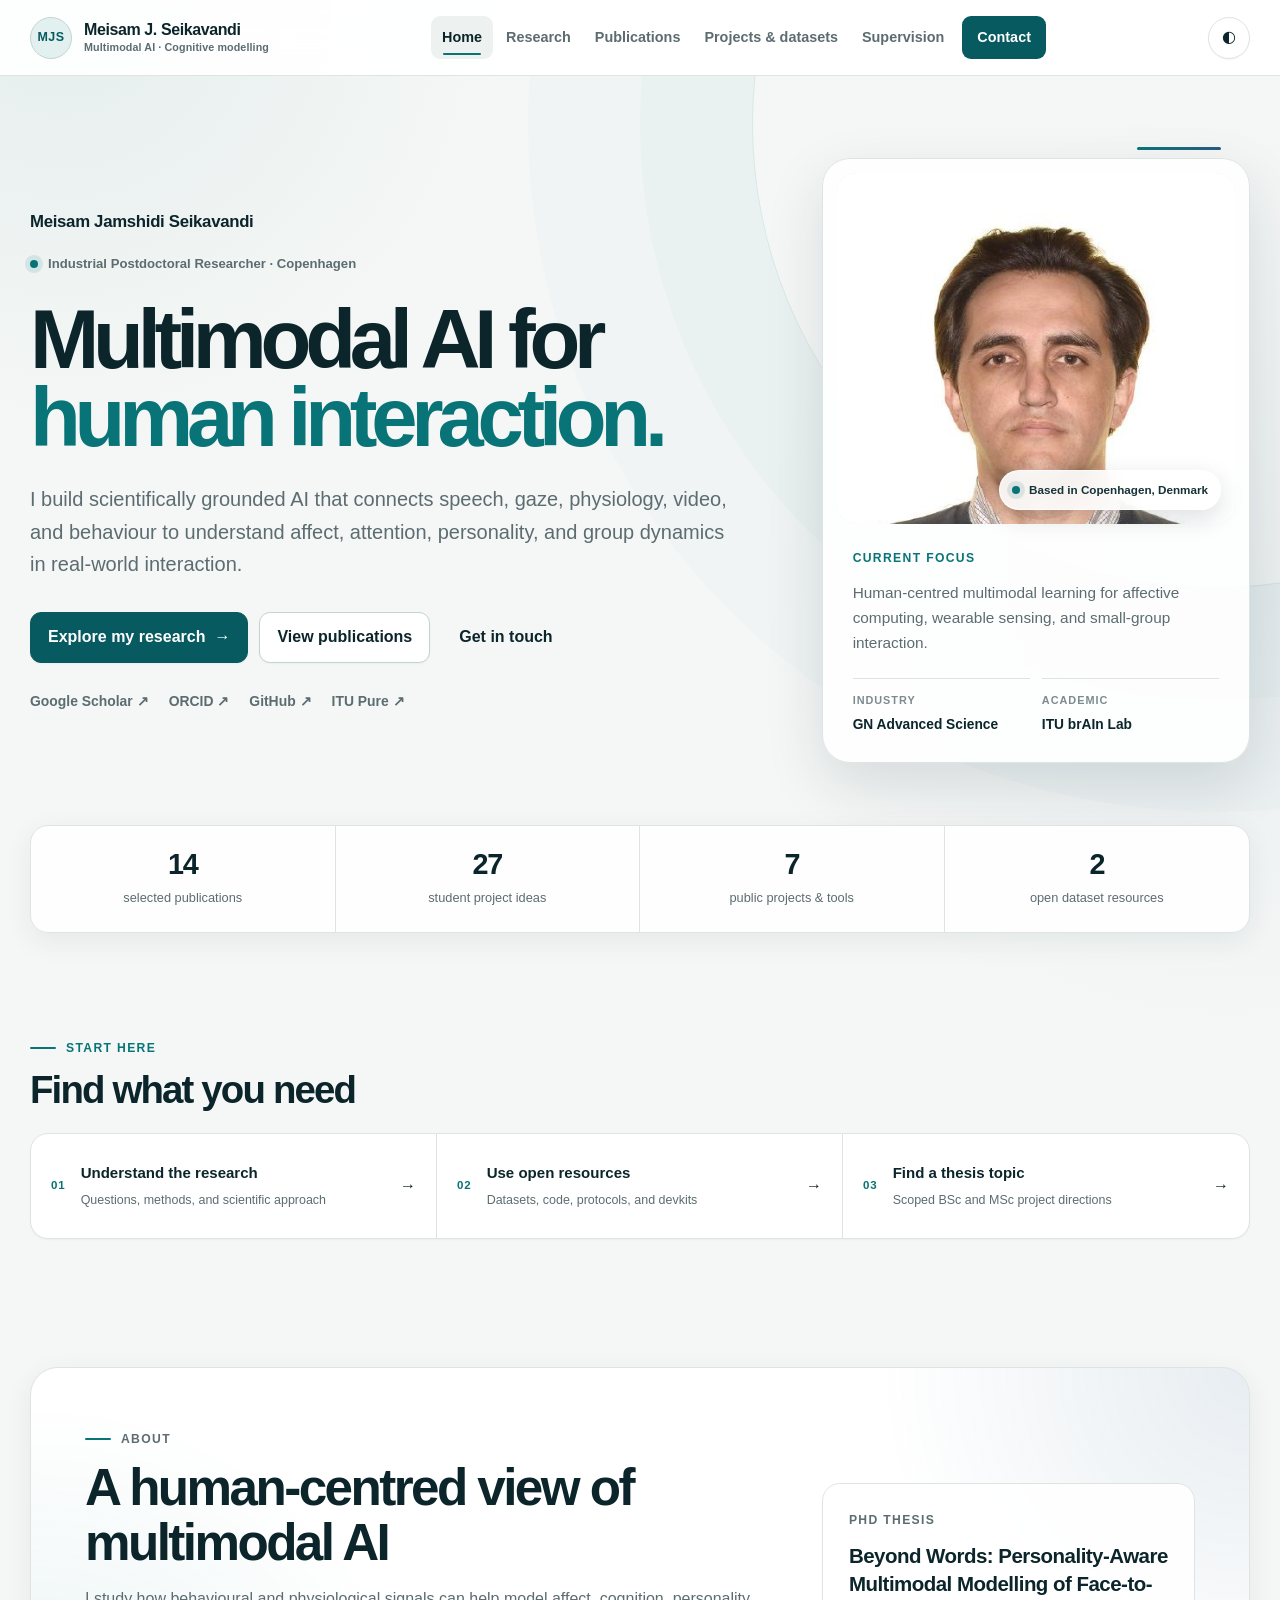
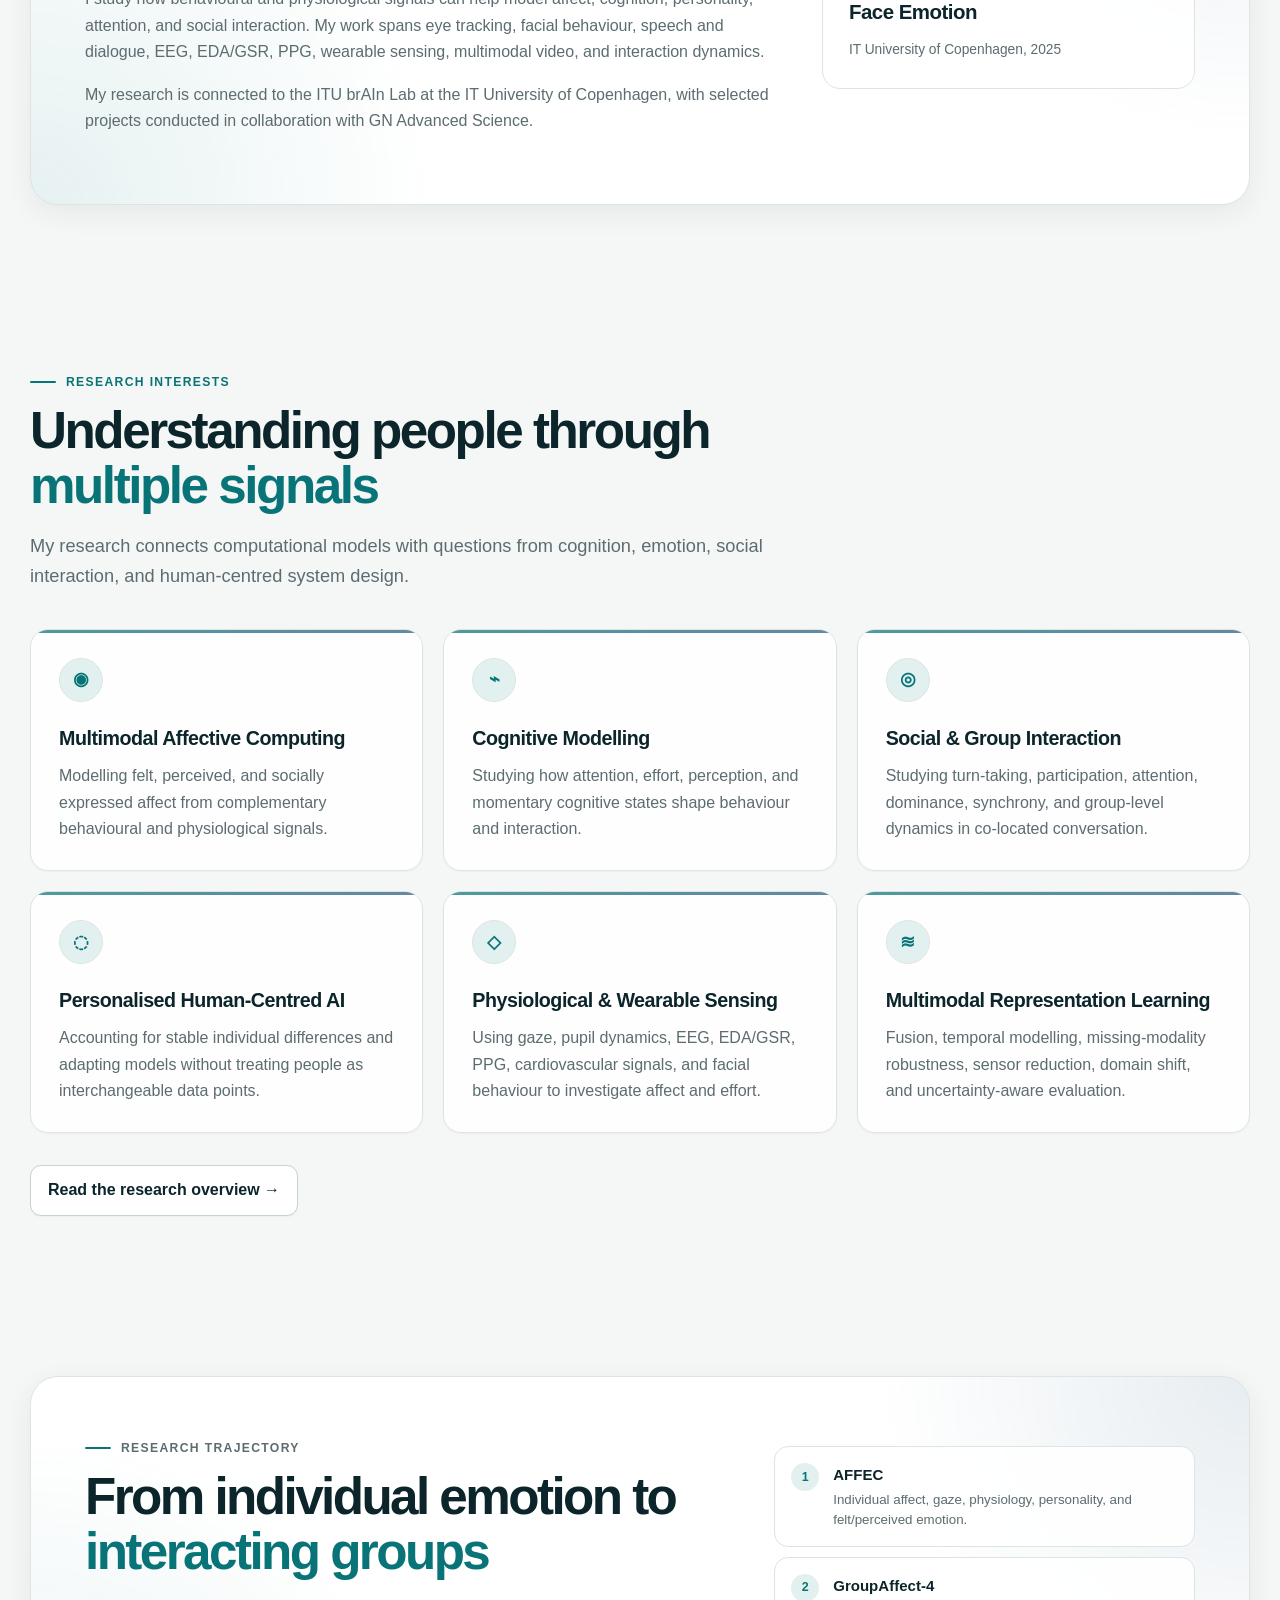
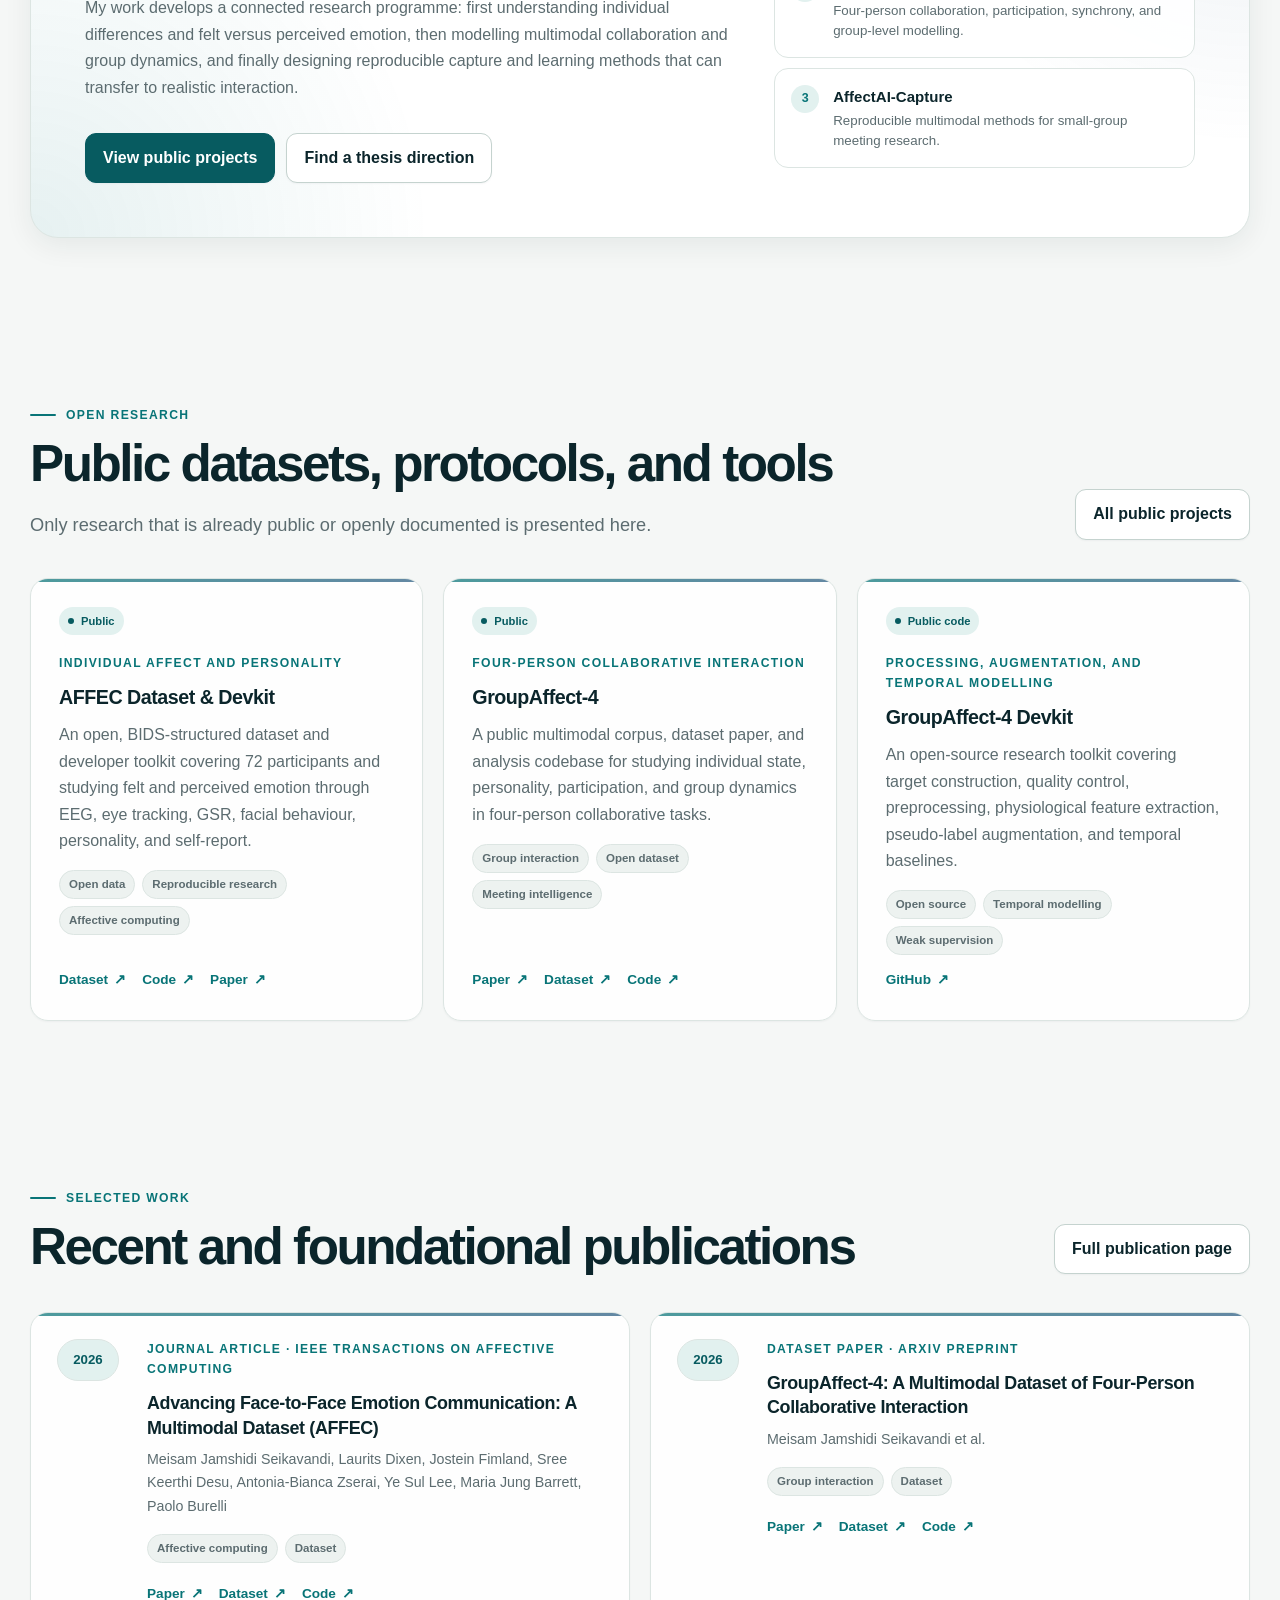
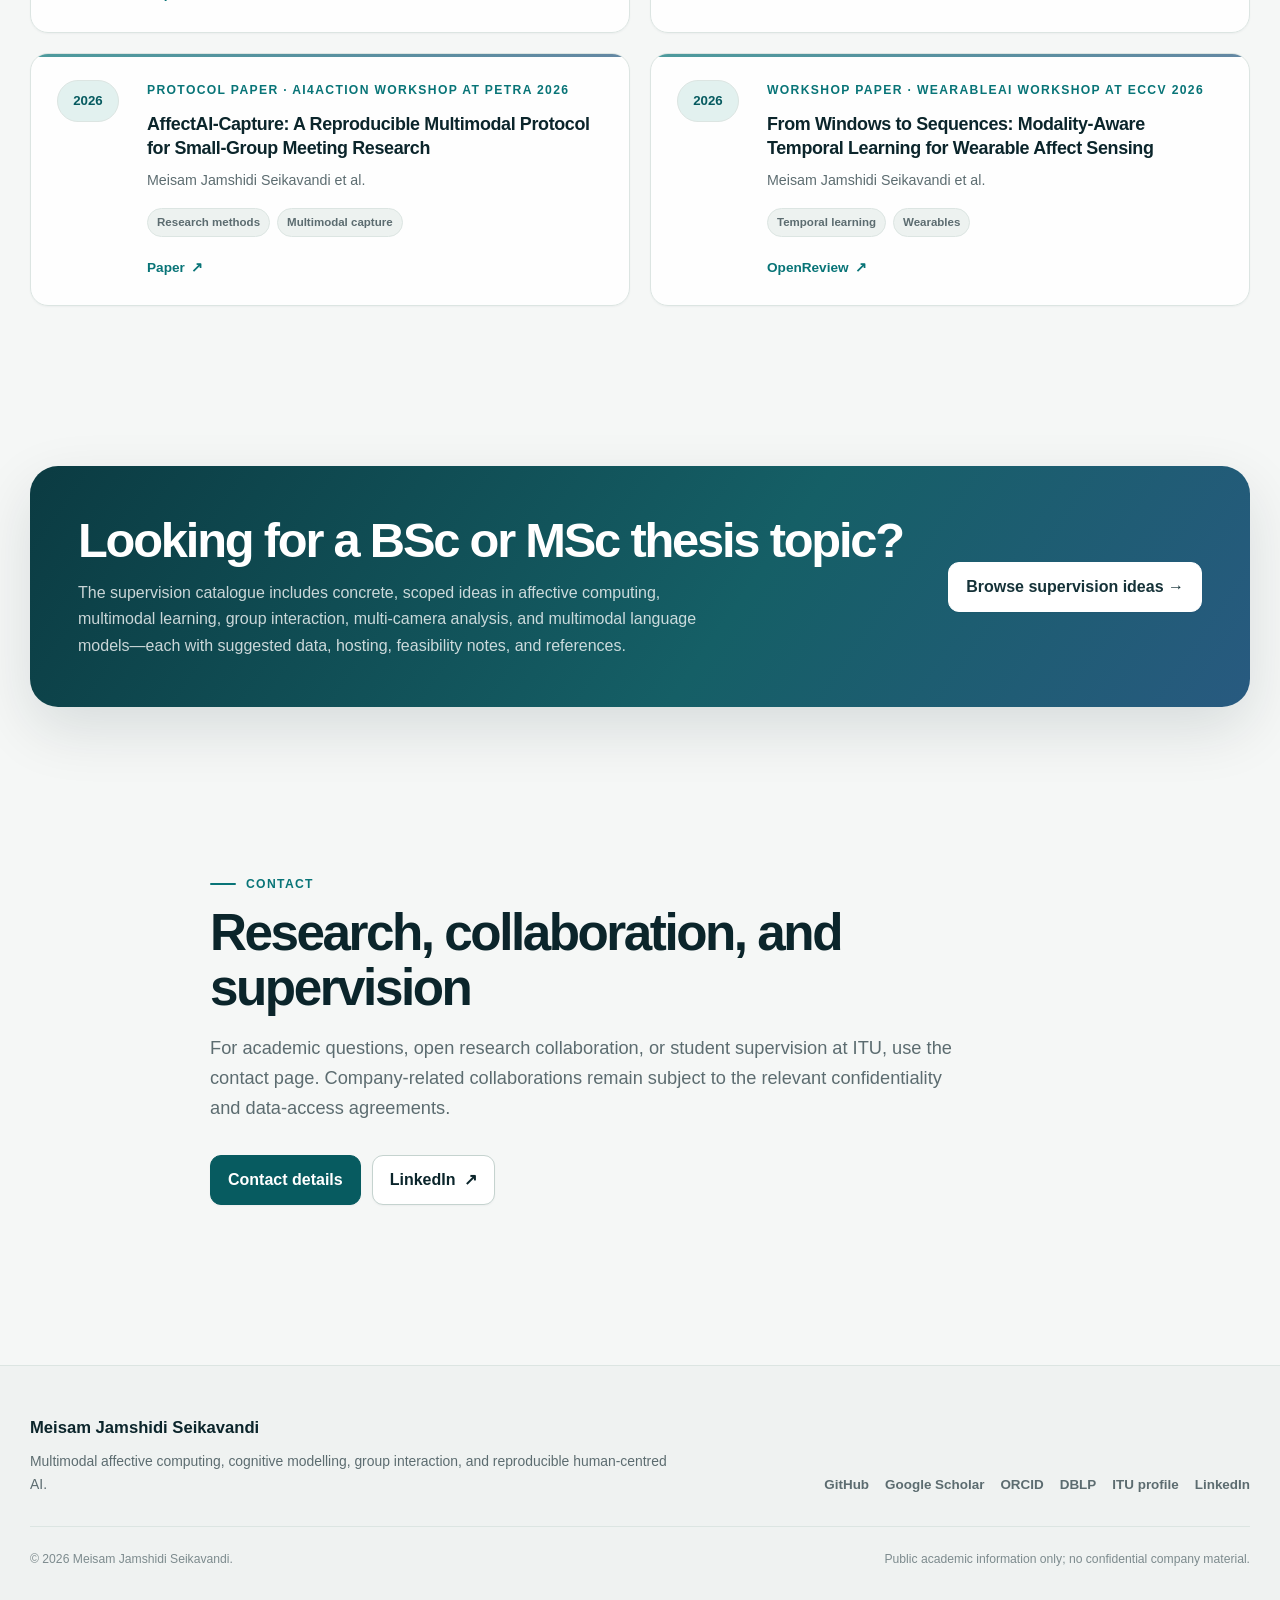
<file: index.html>
<!doctype html>
<html lang="en">
<head>
  <meta charset="utf-8">
  <meta name="viewport" content="width=device-width, initial-scale=1">
  <title>Meisam Jamshidi Seikavandi | Multimodal AI & Cognitive Modelling</title>
  <meta name="description" content="Meisam Jamshidi Seikavandi develops human-centred multimodal AI for affective computing, wearable sensing, cognitive modelling, and real-world group interaction.">
  <meta name="author" content="Meisam Jamshidi Seikavandi">
  <meta name="theme-color" content="#0b2f3a">
  <link rel="canonical" href="https://meisamjam.github.io/">
  <link rel="icon" href="assets/img/favicon.svg" type="image/svg+xml">
  <link rel="manifest" href="site.webmanifest">
  <script>try{const t=localStorage.getItem("theme");if(t)document.documentElement.dataset.theme=t}catch{}</script>
  <link rel="stylesheet" href="assets/css/styles.css">
  <meta property="og:type" content="website">
  <meta property="og:title" content="Meisam Jamshidi Seikavandi | Multimodal AI & Cognitive Modelling">
  <meta property="og:description" content="Human-centred multimodal AI for affective computing, wearable sensing, cognitive modelling, and real-world group interaction.">
  <meta property="og:url" content="https://meisamjam.github.io/">
  <meta property="og:image" content="https://meisamjam.github.io/assets/img/og-card.png">
  <meta name="twitter:card" content="summary_large_image">
  
<script type="application/ld+json">
{
  "@context": "https://schema.org",
  "@type": "Person",
  "name": "Meisam Jamshidi Seikavandi",
  "url": "https://meisamjam.github.io/",
  "email": "mailto:meis@itu.dk",
  "jobTitle": "Industrial Postdoctoral Researcher",
  "affiliation": [
    {"@type": "Organization", "name": "GN Advanced Science"},
    {"@type": "CollegeOrUniversity", "name": "IT University of Copenhagen"}
  ],
  "sameAs": [
    "https://github.com/meisamjam",
    "https://orcid.org/0000-0002-1271-2481",
    "https://scholar.google.com/citations?hl=en&user=Su_d2HIAAAAJ",
    "https://pure.itu.dk/en/persons/meisam-jamshidi-seikavandi/",
    "https://dblp.org/pid/277/0452",
    "https://www.linkedin.com/in/meisam-jamshidi-seikavandi/"
  ],
  "knowsAbout": [
    "Multimodal affective computing",
    "Cognitive modelling",
    "Eye tracking",
    "Psychophysiology",
    "Group interaction",
    "Meeting intelligence",
    "Machine learning"
  ]
}
</script>
</head>
<body data-page="home">
<a class="skip-link" href="#main">Skip to main content</a>
<header class="site-header"><div class="container nav-wrap">
<a class="brand" href="index.html" aria-label="Meisam Jamshidi Seikavandi — home">
  <span class="brand-mark" aria-hidden="true">MJS</span>
  <span class="brand-text">Meisam J. Seikavandi<small>Multimodal AI · Cognitive modelling</small></span>
</a>
<nav class="nav-links" id="navLinks" aria-label="Primary navigation">
  <a href="index.html" data-nav="home">Home</a>
  <a href="research.html" data-nav="research">Research</a>
  <a href="publications.html" data-nav="publications">Publications</a>
  <a href="projects.html" data-nav="projects">Projects & datasets</a>
  <a href="supervision.html" data-nav="supervision">Supervision</a>
  <a href="contact.html" data-nav="contact">Contact</a>
</nav>
<div class="nav-actions">
  <button class="icon-button" id="themeToggle" type="button" aria-label="Toggle colour theme" title="Toggle colour theme">◐</button>
  <button class="icon-button menu-button" id="menuToggle" type="button" aria-label="Open navigation" aria-expanded="false" aria-controls="navLinks">☰</button>
</div>
</div></header>
<main id="main">
  <section class="hero" aria-labelledby="hero-title">
    <div class="container hero-grid">
      <div class="hero-intro">
        <p class="hero-name">Meisam Jamshidi Seikavandi</p>
        <div class="hero-eyebrow"><span class="status-dot"></span> Industrial Postdoctoral Researcher · Copenhagen</div>
        <h1 id="hero-title">Multimodal AI for <span class="text-gradient">human interaction.</span></h1>
        <p class="hero-copy">I build scientifically grounded AI that connects speech, gaze, physiology, video, and behaviour to understand affect, attention, personality, and group dynamics in real-world interaction.</p>
        <div class="hero-actions">
          <a class="button button-primary" href="research.html">Explore my research <span aria-hidden="true">→</span></a>
          <a class="button" href="publications.html">View publications</a>
          <a class="button button-ghost" href="contact.html">Get in touch</a>
        </div>
        <div class="hero-links" aria-label="Academic profiles">
          <a data-profile-link="scholar" href="#">Google Scholar <span aria-hidden="true">↗</span></a>
          <a data-profile-link="orcid" href="#">ORCID <span aria-hidden="true">↗</span></a>
          <a data-profile-link="github" href="#">GitHub <span aria-hidden="true">↗</span></a>
          <a data-profile-link="itu" href="#">ITU Pure <span aria-hidden="true">↗</span></a>
        </div>
      </div>
      <aside class="profile-panel" aria-label="Current research profile">
        <div class="profile-image-wrap">
          <div class="profile-card">
            <img id="profilePortrait" src="assets/img/meisam-jamshidi-seikavandi.jpg" width="460" height="460" alt="Portrait of Meisam Jamshidi Seikavandi" fetchpriority="high" decoding="async">
            <span class="profile-initials" aria-hidden="true">MJS</span>
          </div>
          <span class="profile-status"><span class="status-dot"></span> Based in Copenhagen, Denmark</span>
        </div>
        <div class="profile-summary">
          <p class="eyebrow">Current focus</p>
          <p>Human-centred multimodal learning for affective computing, wearable sensing, and small-group interaction.</p>
          <dl class="profile-facts">
            <div><dt>Industry</dt><dd>GN Advanced Science</dd></div>
            <div><dt>Academic</dt><dd>ITU brAIn Lab</dd></div>
          </dl>
        </div>
      </aside>
    </div>
  </section>

  <section class="section-compact" aria-label="Research portfolio at a glance">
    <div class="container stat-strip" aria-label="Website overview">
      <div class="stat"><strong id="publicationCount">—</strong><span>selected publications</span></div>
      <div class="stat"><strong id="supervisionCount">—</strong><span>student project ideas</span></div>
      <div class="stat"><strong id="publicProjectCount">—</strong><span>public projects & tools</span></div>
      <div class="stat"><strong id="openDatasetCount">—</strong><span>open dataset resources</span></div>
    </div>
  </section>

  <section class="section-tight" aria-labelledby="start-heading">
    <div class="container">
      <div class="section-header section-header-compact">
        <div>
          <p class="section-kicker">Start here</p>
          <h2 class="section-heading section-heading-small" id="start-heading">Find what you need</h2>
        </div>
      </div>
      <div class="quick-links">
        <a class="quick-link" href="research.html"><span class="quick-link-number">01</span><span><strong>Understand the research</strong><small>Questions, methods, and scientific approach</small></span><span aria-hidden="true">→</span></a>
        <a class="quick-link" href="projects.html"><span class="quick-link-number">02</span><span><strong>Use open resources</strong><small>Datasets, code, protocols, and devkits</small></span><span aria-hidden="true">→</span></a>
        <a class="quick-link" href="supervision.html"><span class="quick-link-number">03</span><span><strong>Find a thesis topic</strong><small>Scoped BSc and MSc project directions</small></span><span aria-hidden="true">→</span></a>
      </div>
    </div>
  </section>

  <section class="section-tight" id="about">
    <div class="container highlight-panel about-panel">
      <div>
        <p class="section-kicker">About</p>
        <h2>A human-centred view of multimodal AI</h2>
        <p>I study how behavioural and physiological signals can help model affect, cognition, personality, attention, and social interaction. My work spans eye tracking, facial behaviour, speech and dialogue, EEG, EDA/GSR, PPG, wearable sensing, multimodal video, and interaction dynamics.</p>
        <p>My research is connected to the ITU brAIn Lab at the IT University of Copenhagen, with selected projects conducted in collaboration with GN Advanced Science.</p>
      </div>
      <aside class="thesis-callout">
        <p class="eyebrow">PhD thesis</p>
        <h3>Beyond Words: Personality-Aware Multimodal Modelling of Face-to-Face Emotion</h3>
        <p>IT University of Copenhagen, 2025</p>
      </aside>
    </div>
  </section>

  <section class="section" id="research">
    <div class="container">
      <div class="section-header">
        <div>
          <p class="section-kicker">Research interests</p>
          <h2 class="section-heading">Understanding people through <span class="text-gradient">multiple signals</span></h2>
          <p class="section-lead">My research connects computational models with questions from cognition, emotion, social interaction, and human-centred system design.</p>
        </div>
      </div>
      <div class="grid grid-3" id="interestGrid" data-research-grid data-limit="6"></div>
      <div class="hero-actions">
        <a class="button" href="research.html">Read the research overview →</a>
      </div>
    </div>
  </section>

  <section class="section-tight">
    <div class="container highlight-panel">
      <div>
        <p class="section-kicker">Research trajectory</p>
        <h2>From individual emotion to <span class="text-gradient">interacting groups</span></h2>
        <p>My work develops a connected research programme: first understanding individual differences and felt versus perceived emotion, then modelling multimodal collaboration and group dynamics, and finally designing reproducible capture and learning methods that can transfer to realistic interaction.</p>
        <div class="hero-actions">
          <a class="button button-primary" href="projects.html">View public projects</a>
          <a class="button" href="supervision.html">Find a thesis direction</a>
        </div>
      </div>
      <div class="highlight-list">
        <div class="highlight-item"><span>1</span><div><b>AFFEC</b><small>Individual affect, gaze, physiology, personality, and felt/perceived emotion.</small></div></div>
        <div class="highlight-item"><span>2</span><div><b>GroupAffect-4</b><small>Four-person collaboration, participation, synchrony, and group-level modelling.</small></div></div>
        <div class="highlight-item"><span>3</span><div><b>AffectAI-Capture</b><small>Reproducible multimodal methods for small-group meeting research.</small></div></div>
      </div>
    </div>
  </section>

  <section class="section" id="projects">
    <div class="container">
      <div class="section-header">
        <div>
          <p class="section-kicker">Open research</p>
          <h2 class="section-heading">Public datasets, protocols, and tools</h2>
          <p class="section-lead">Only research that is already public or openly documented is presented here.</p>
        </div>
        <a class="button" href="projects.html">All public projects</a>
      </div>
      <div class="grid grid-3" id="featuredProjects"></div>
    </div>
  </section>

  <section class="section-tight" id="publications">
    <div class="container">
      <div class="section-header">
        <div>
          <p class="section-kicker">Selected work</p>
          <h2 class="section-heading">Recent and foundational publications</h2>
        </div>
        <a class="button" href="publications.html">Full publication page</a>
      </div>
      <div class="grid grid-2" id="featuredPublications"></div>
    </div>
  </section>

  <section class="section">
    <div class="container cta">
      <div>
        <h2>Looking for a BSc or MSc thesis topic?</h2>
        <p>The supervision catalogue includes concrete, scoped ideas in affective computing, multimodal learning, group interaction, multi-camera analysis, and multimodal language models—each with suggested data, hosting, feasibility notes, and references.</p>
      </div>
      <a class="button" href="supervision.html">Browse supervision ideas →</a>
    </div>
  </section>

  <section class="section-tight" id="contact">
    <div class="narrow">
      <p class="section-kicker">Contact</p>
      <h2 class="section-heading">Research, collaboration, and supervision</h2>
      <p class="section-lead">For academic questions, open research collaboration, or student supervision at ITU, use the contact page. Company-related collaborations remain subject to the relevant confidentiality and data-access agreements.</p>
      <div class="hero-actions">
        <a class="button button-primary" href="contact.html">Contact details</a>
        <a class="button" data-profile-link="linkedin" href="#">LinkedIn <span aria-hidden="true">↗</span></a>
      </div>
    </div>
  </section>
</main>

<footer class="site-footer">
  <div class="container">
    <div class="footer-grid">
      <div>
        <div class="footer-title">Meisam Jamshidi Seikavandi</div>
        <p class="footer-copy">Multimodal affective computing, cognitive modelling, group interaction, and reproducible human-centred AI.</p>
      </div>
      <div class="footer-links">
        <a data-profile-link="github" href="#">GitHub</a>
        <a data-profile-link="scholar" href="#">Google Scholar</a>
        <a data-profile-link="orcid" href="#">ORCID</a>
        <a data-profile-link="dblp" href="#">DBLP</a>
        <a data-profile-link="itu" href="#">ITU profile</a>
        <a data-profile-link="linkedin" href="#">LinkedIn</a>
      </div>
    </div>
    <div class="footer-bottom">
      <span>© <span data-current-year></span> Meisam Jamshidi Seikavandi.</span>
      <span>Public academic information only; no confidential company material.</span>
    </div>
  </div>
</footer>
<button class="icon-button back-to-top" id="backToTop" type="button" aria-label="Back to top" title="Back to top">↑</button>
<script src="assets/data/profile.js"></script>
<script src="assets/js/data.js"></script>
<script src="assets/js/main.js"></script>

</body>
</html>
</file>
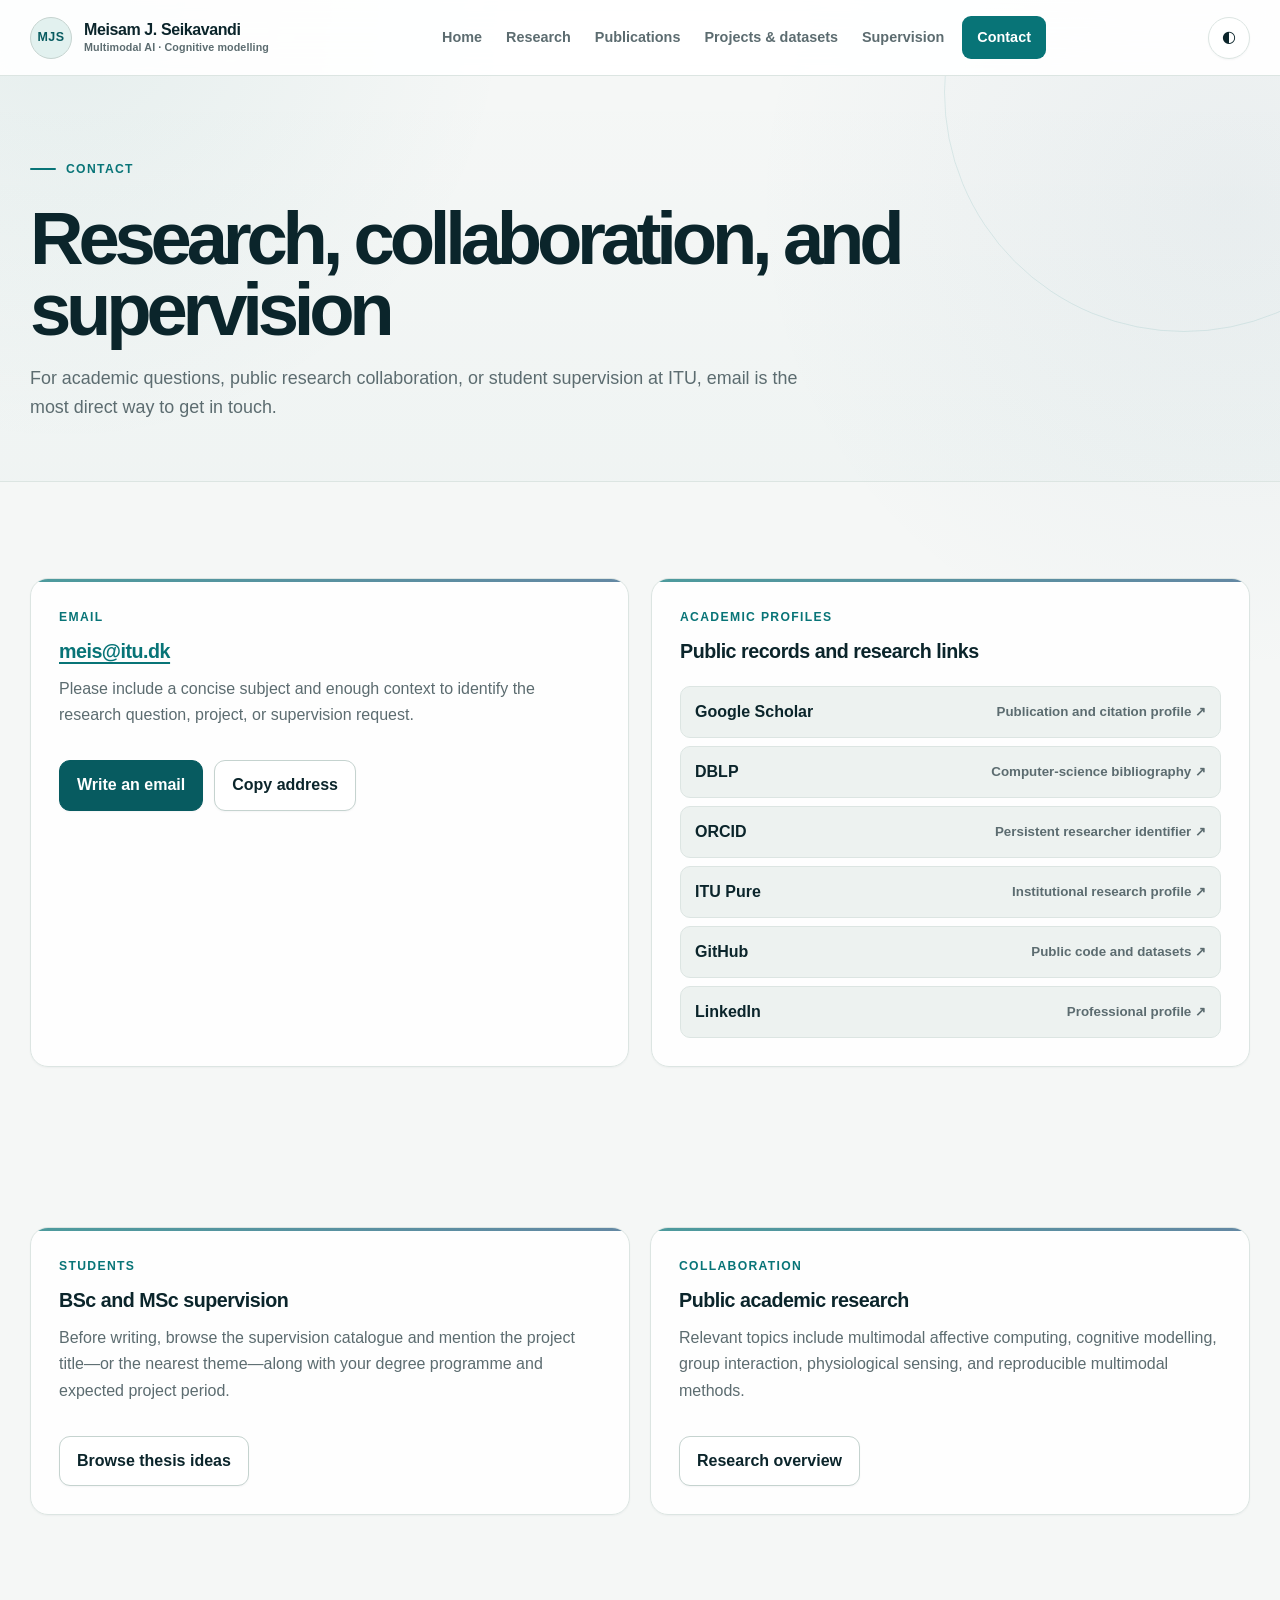
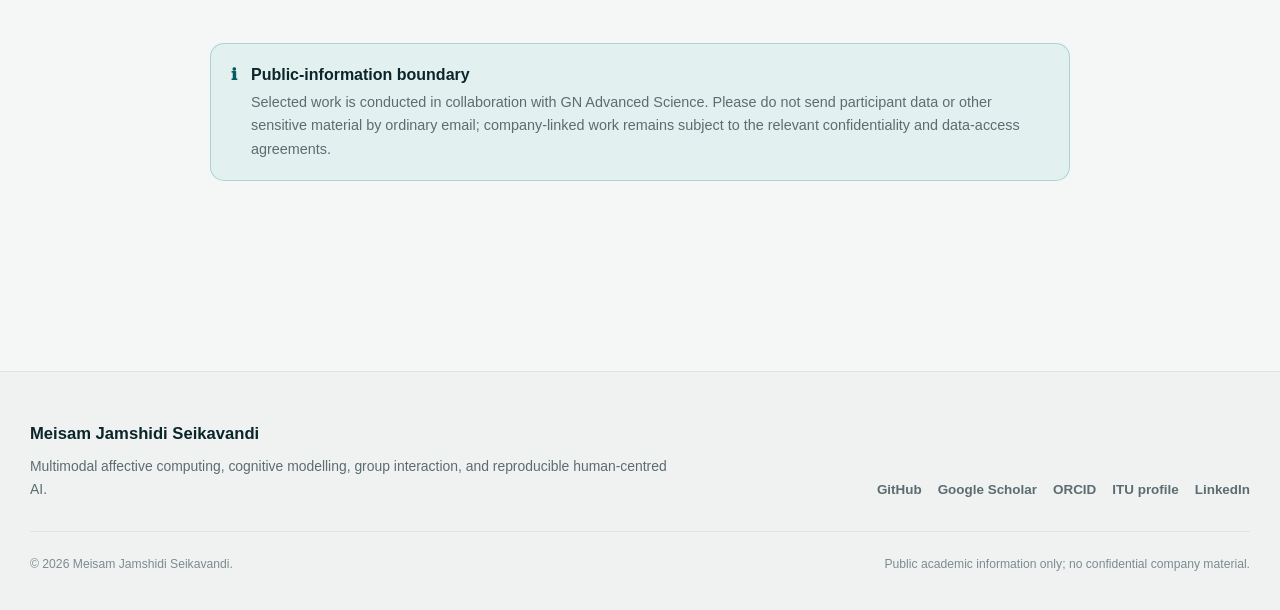
<file: contact.html>
<!doctype html>
<html lang="en">
<head>
  <meta charset="utf-8">
  <meta name="viewport" content="width=device-width, initial-scale=1">
  <title>Contact | Meisam Jamshidi Seikavandi</title>
  <meta name="description" content="Contact Meisam Jamshidi Seikavandi about academic research, collaboration, publications, or BSc and MSc student supervision at ITU.">
  <meta name="author" content="Meisam Jamshidi Seikavandi">
  <meta name="theme-color" content="#0b2f3a">
  <link rel="canonical" href="https://meisamjam.github.io/contact.html">
  <link rel="icon" href="assets/img/favicon.svg" type="image/svg+xml">
  <link rel="manifest" href="site.webmanifest">
  <script>try{const t=localStorage.getItem("theme");if(t)document.documentElement.dataset.theme=t}catch{}</script>
  <link rel="stylesheet" href="assets/css/styles.css">
  <meta property="og:type" content="website">
  <meta property="og:title" content="Contact | Meisam Jamshidi Seikavandi">
  <meta property="og:description" content="Academic research, collaboration, publications, and student supervision at ITU.">
  <meta property="og:url" content="https://meisamjam.github.io/contact.html">
  <meta property="og:image" content="https://meisamjam.github.io/assets/img/og-card.png">
  <meta name="twitter:card" content="summary_large_image">
</head>
<body data-page="contact">
<a class="skip-link" href="#main">Skip to main content</a>
<header class="site-header"><div class="container nav-wrap">
<a class="brand" href="index.html" aria-label="Meisam Jamshidi Seikavandi — home"><span class="brand-mark" aria-hidden="true">MJS</span><span class="brand-text">Meisam J. Seikavandi<small>Multimodal AI · Cognitive modelling</small></span></a>
<nav class="nav-links" id="navLinks" aria-label="Primary navigation">
  <a href="index.html" data-nav="home">Home</a>
  <a href="research.html" data-nav="research">Research</a>
  <a href="publications.html" data-nav="publications">Publications</a>
  <a href="projects.html" data-nav="projects">Projects & datasets</a>
  <a href="supervision.html" data-nav="supervision">Supervision</a>
  <a href="contact.html" data-nav="contact">Contact</a>
</nav>
<div class="nav-actions"><button class="icon-button" id="themeToggle" type="button" aria-label="Toggle colour theme" title="Toggle colour theme">◐</button><button class="icon-button menu-button" id="menuToggle" type="button" aria-label="Open navigation" aria-expanded="false" aria-controls="navLinks">☰</button></div>
</div></header>

<main id="main">
  <section class="page-hero">
    <div class="container">
      <p class="section-kicker">Contact</p>
      <h1>Research, collaboration, and supervision</h1>
      <p>For academic questions, public research collaboration, or student supervision at ITU, email is the most direct way to get in touch.</p>
    </div>
  </section>

  <section class="section">
    <div class="container contact-grid">
      <article class="card contact-card">
        <div class="card-body">
          <p class="eyebrow">Email</p>
          <h2 class="card-title"><a data-profile-email href="#"><span data-profile-email-address>Academic email</span></a></h2>
          <p class="card-copy">Please include a concise subject and enough context to identify the research question, project, or supervision request.</p>
          <div class="hero-actions"><a class="button button-primary" data-profile-email href="#">Write an email</a><button class="button" id="copyEmail" type="button">Copy address</button></div>
        </div>
      </article>
      <article class="card contact-card">
        <div class="card-body">
          <p class="eyebrow">Academic profiles</p>
          <h2 class="card-title">Public records and research links</h2>
          <div class="profile-list">
            <a data-profile-link="scholar" href="#"><span>Google Scholar</span><small>Publication and citation profile ↗</small></a>
            <a data-profile-link="dblp" href="#"><span>DBLP</span><small>Computer-science bibliography ↗</small></a>
            <a data-profile-link="orcid" href="#"><span>ORCID</span><small>Persistent researcher identifier ↗</small></a>
            <a data-profile-link="itu" href="#"><span>ITU Pure</span><small>Institutional research profile ↗</small></a>
            <a data-profile-link="github" href="#"><span>GitHub</span><small>Public code and datasets ↗</small></a>
            <a data-profile-link="linkedin" href="#"><span>LinkedIn</span><small>Professional profile ↗</small></a>
          </div>
        </div>
      </article>
    </div>
  </section>

  <section class="section-tight">
    <div class="container grid grid-2">
      <article class="card"><div class="card-body"><p class="eyebrow">Students</p><h2 class="card-title">BSc and MSc supervision</h2><p class="card-copy">Before writing, browse the supervision catalogue and mention the project title—or the nearest theme—along with your degree programme and expected project period.</p><div class="hero-actions"><a class="button" href="supervision.html">Browse thesis ideas</a></div></div></article>
      <article class="card"><div class="card-body"><p class="eyebrow">Collaboration</p><h2 class="card-title">Public academic research</h2><p class="card-copy">Relevant topics include multimodal affective computing, cognitive modelling, group interaction, physiological sensing, and reproducible multimodal methods.</p><div class="hero-actions"><a class="button" href="research.html">Research overview</a></div></div></article>
    </div>
  </section>

  <section class="section-tight">
    <div class="narrow disclosure-note">
      <span aria-hidden="true">ℹ</span>
      <div><strong>Public-information boundary</strong><p>Selected work is conducted in collaboration with GN Advanced Science. Please do not send participant data or other sensitive material by ordinary email; company-linked work remains subject to the relevant confidentiality and data-access agreements.</p></div>
    </div>
  </section>
</main>

<footer class="site-footer">
  <div class="container">
    <div class="footer-grid"><div><div class="footer-title">Meisam Jamshidi Seikavandi</div><p class="footer-copy">Multimodal affective computing, cognitive modelling, group interaction, and reproducible human-centred AI.</p></div><div class="footer-links"><a data-profile-link="github" href="#">GitHub</a><a data-profile-link="scholar" href="#">Google Scholar</a><a data-profile-link="orcid" href="#">ORCID</a><a data-profile-link="itu" href="#">ITU profile</a><a data-profile-link="linkedin" href="#">LinkedIn</a></div></div>
    <div class="footer-bottom"><span>© <span data-current-year></span> Meisam Jamshidi Seikavandi.</span><span>Public academic information only; no confidential company material.</span></div>
  </div>
</footer>
<button class="icon-button back-to-top" id="backToTop" type="button" aria-label="Back to top" title="Back to top">↑</button>
<script src="assets/data/profile.js"></script>
<script src="assets/js/data.js"></script>
<script src="assets/js/main.js"></script>
</body>
</html>
</file>
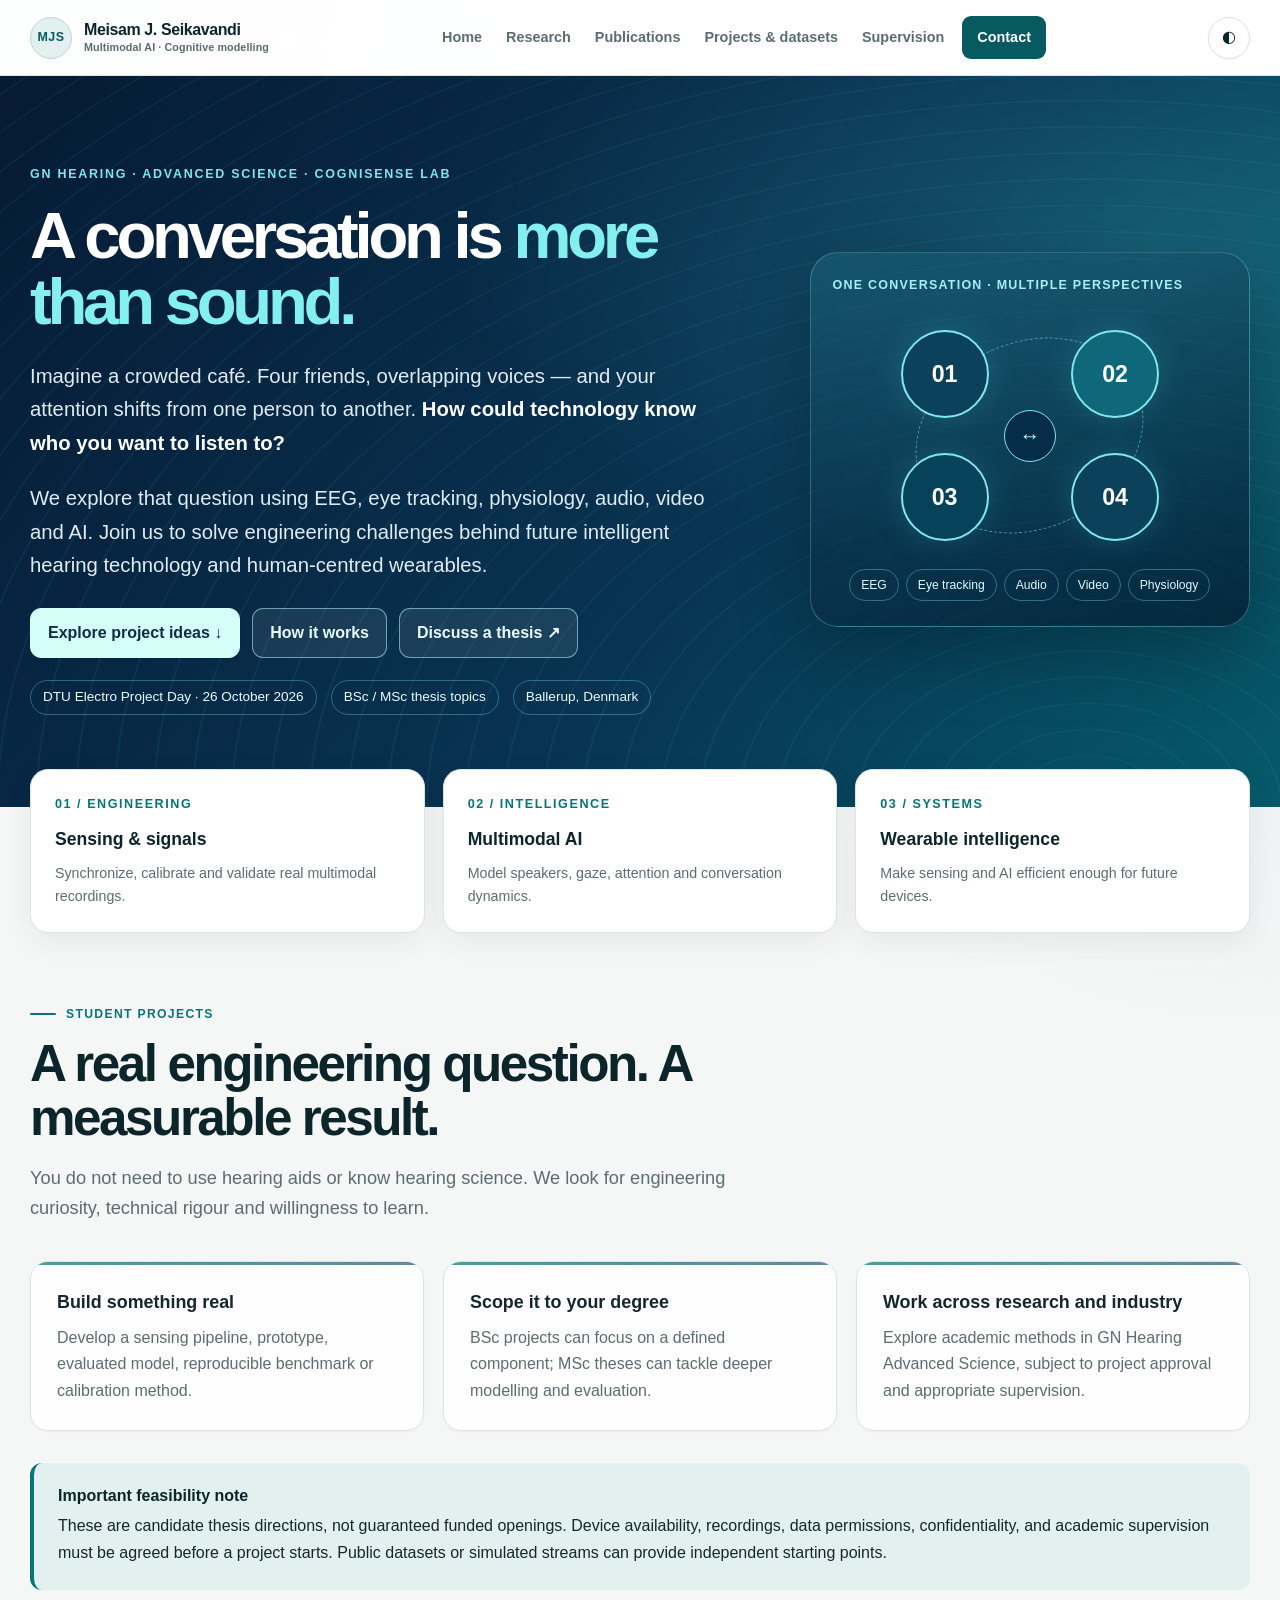
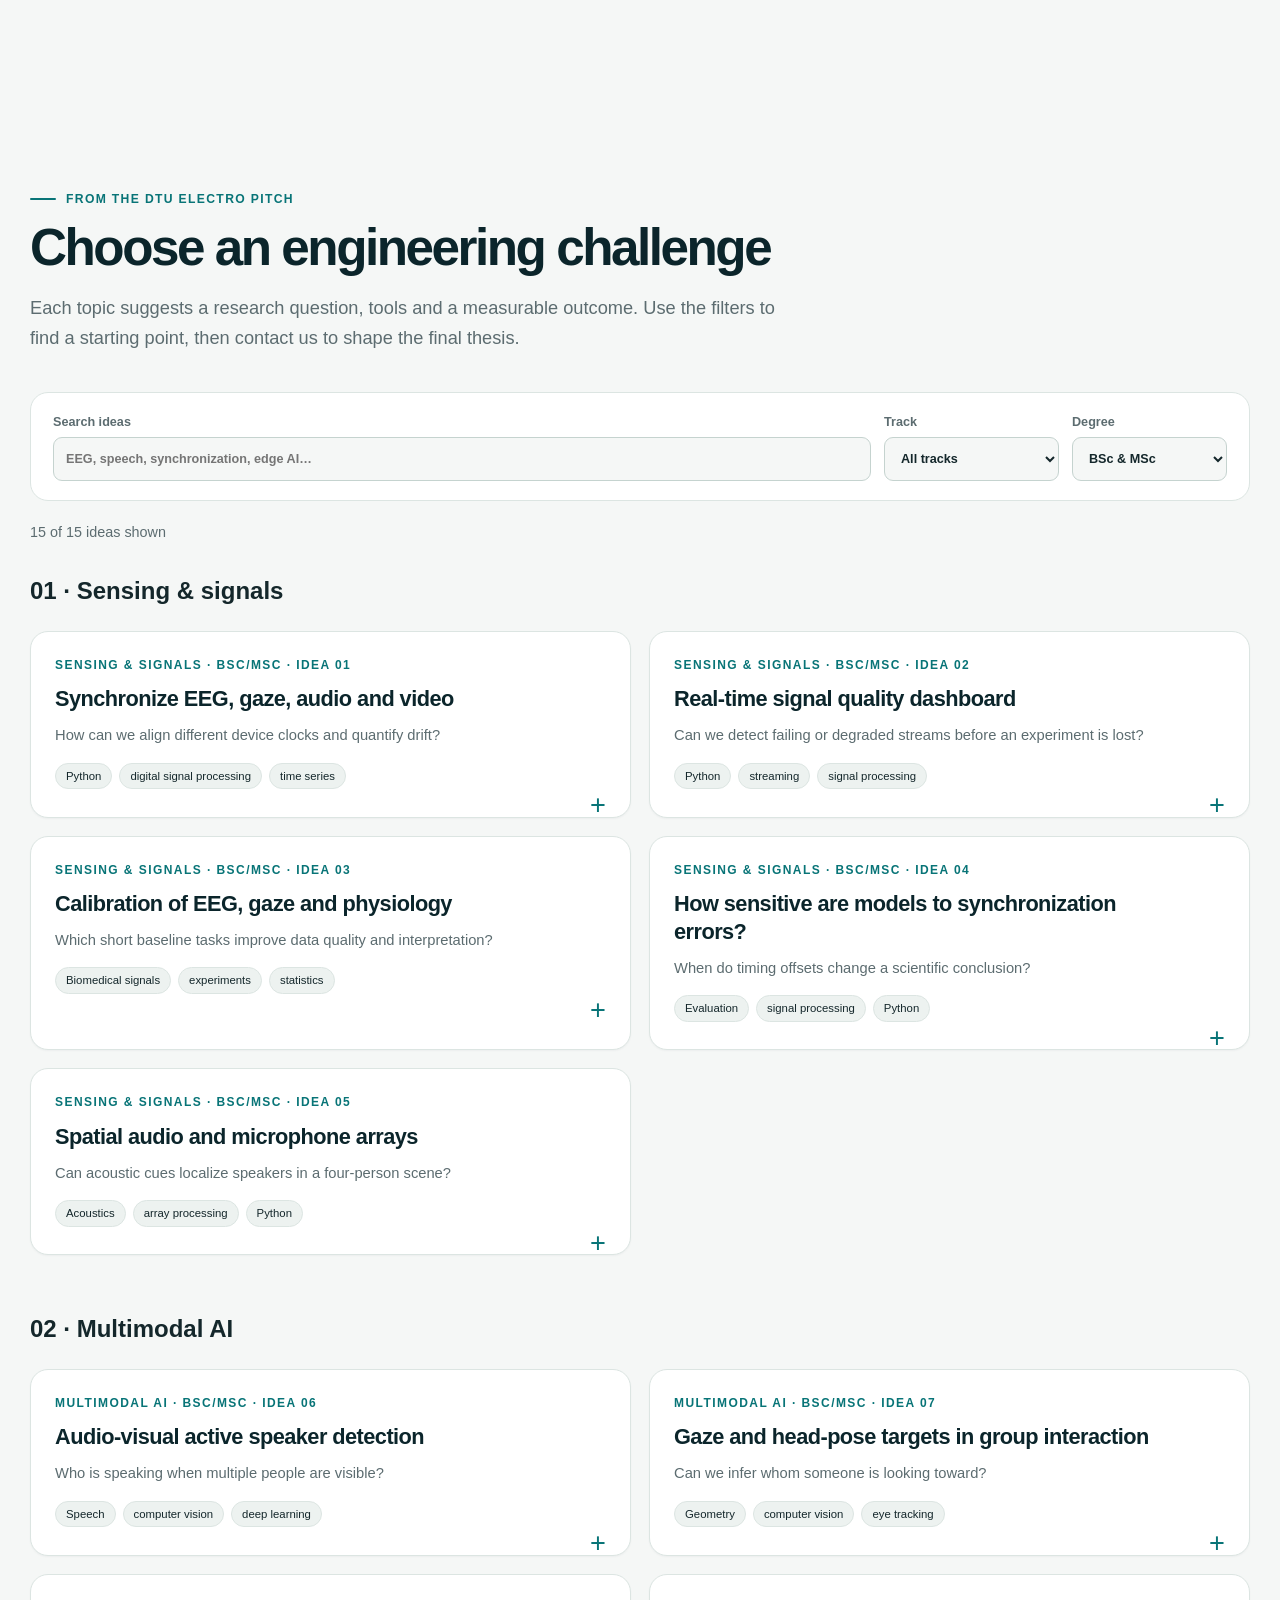
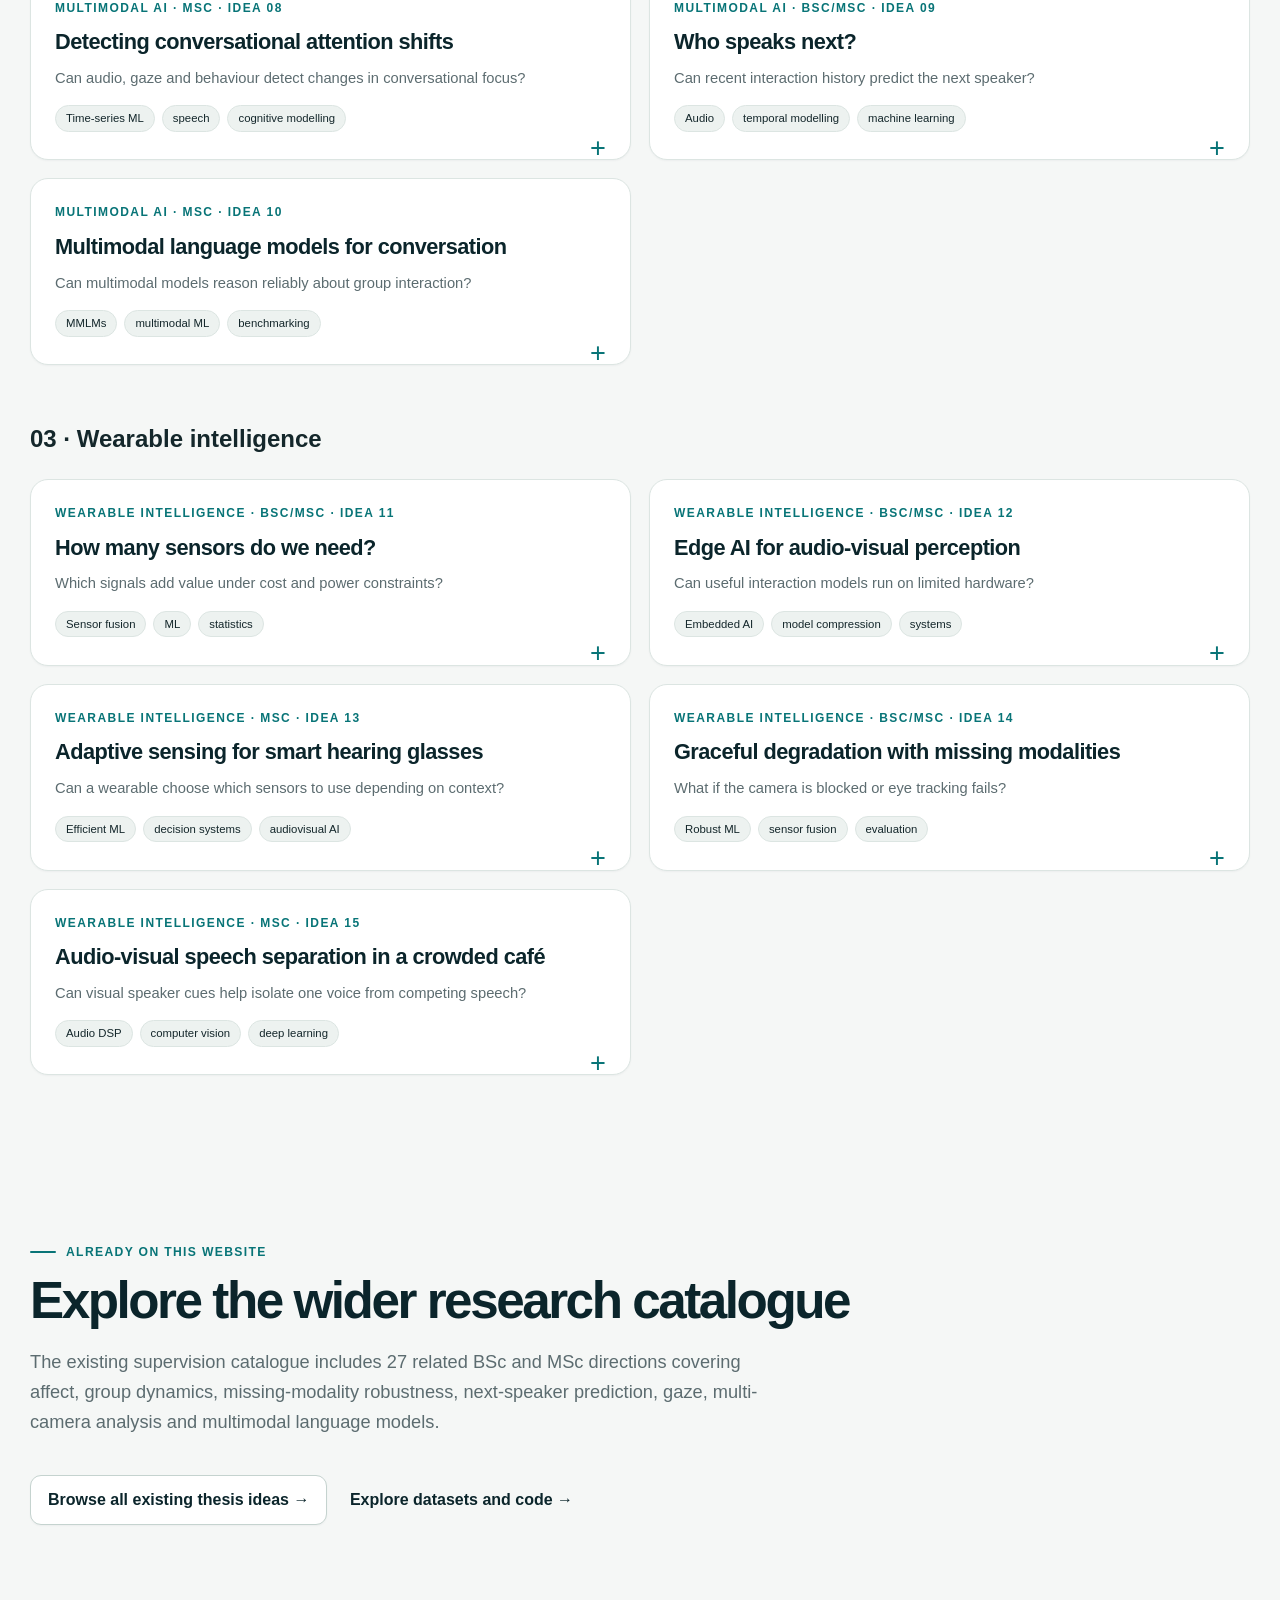
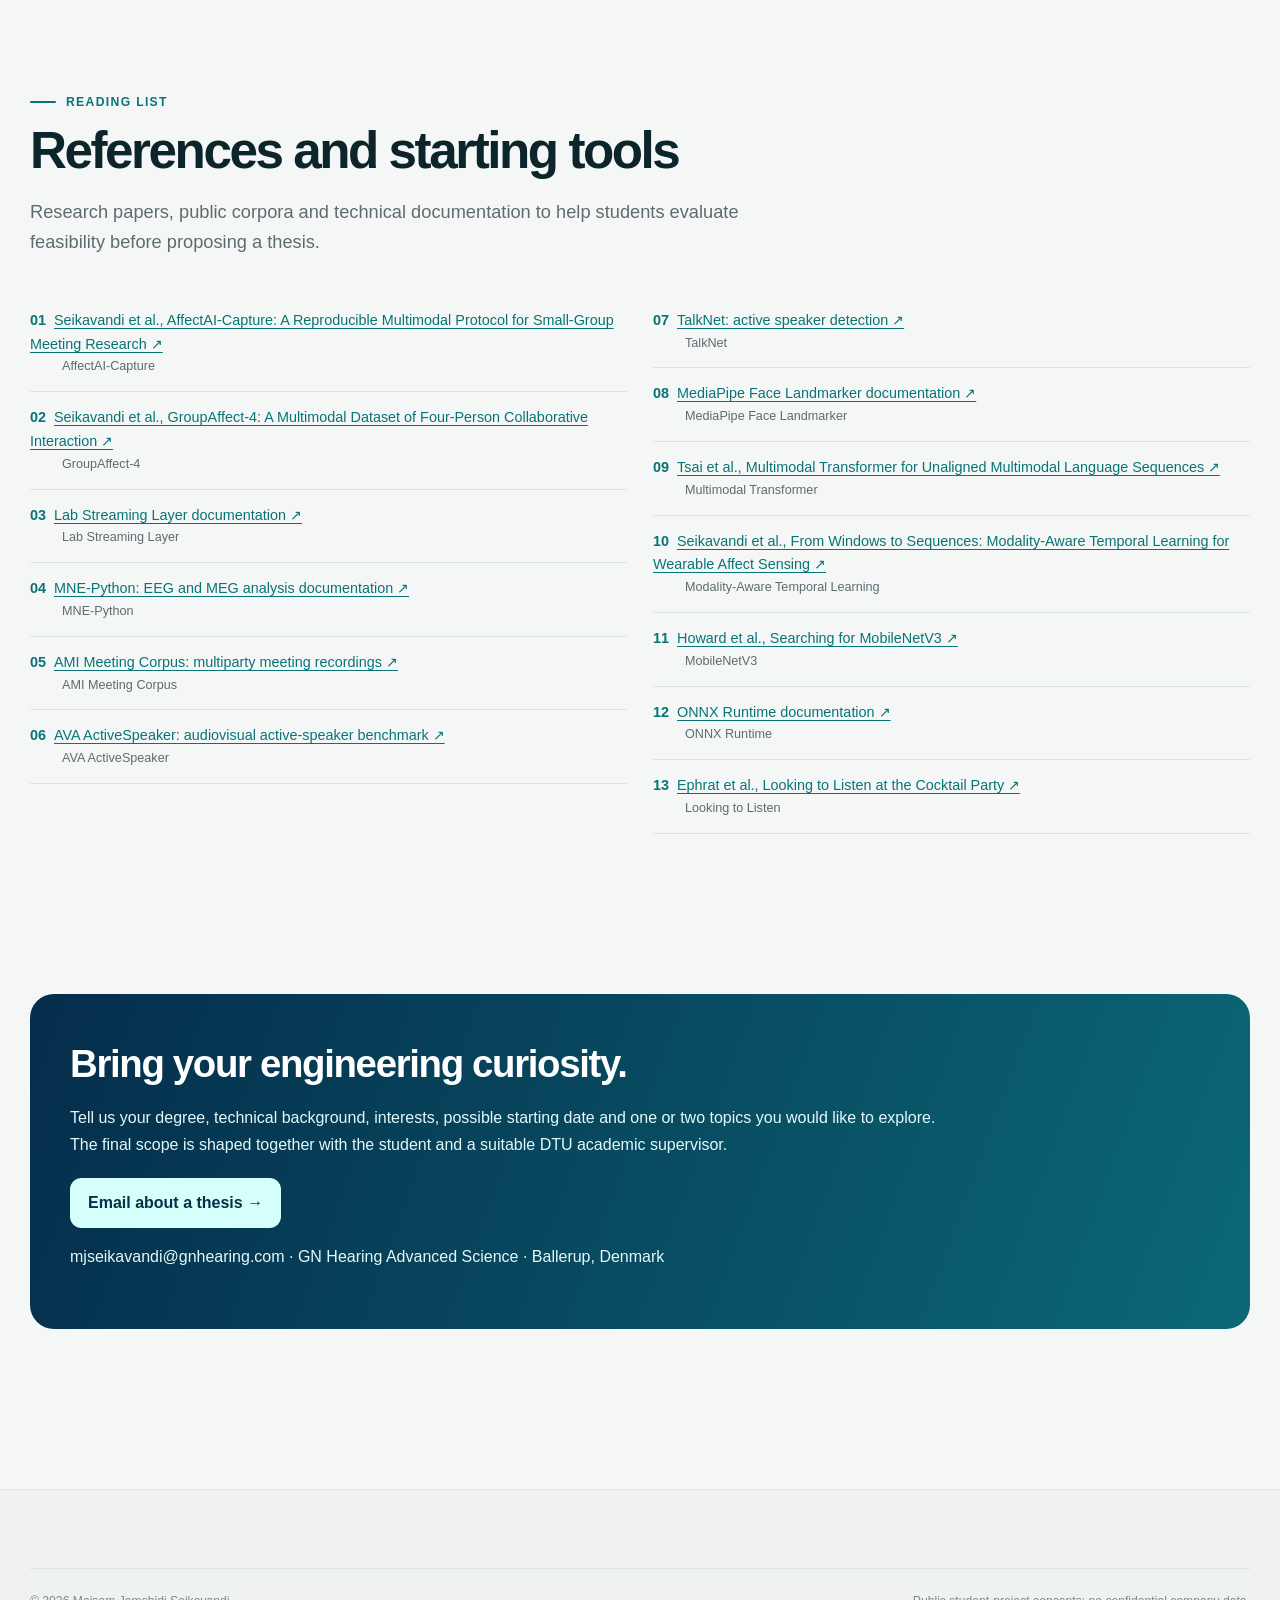
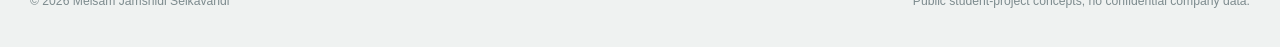
<file: dtu-electro-projects.html>
<!doctype html><html lang="en"><head><meta charset="utf-8"><meta name="viewport" content="width=device-width,initial-scale=1"><title>CogniSense Lab — DTU Electro Thesis Opportunities</title><meta name="description" content="Explore engineering thesis opportunities in multimodal sensing, conversational AI and intelligent hearing wearables at CogniSense Lab."><link rel="canonical" href="https://meisamjam.github.io/dtu-electro-projects.html"><link rel="icon" href="assets/img/favicon.svg" type="image/svg+xml"><link rel="stylesheet" href="assets/css/styles.css"><link rel="stylesheet" href="assets/css/dtu-electro-projects.css"><script>try{const t=localStorage.getItem("theme");if(t)document.documentElement.dataset.theme=t}catch{}</script></head><body data-page="dtu-electro"><a class="skip-link" href="#main">Skip to main content</a><header class="site-header"><div class="container nav-wrap"><a class="brand" href="index.html"><span class="brand-mark">MJS</span><span class="brand-text">Meisam J. Seikavandi<small>Multimodal AI · Cognitive modelling</small></span></a><nav class="nav-links" id="navLinks" aria-label="Primary navigation"><a href="index.html" data-nav="home">Home</a><a href="research.html" data-nav="research">Research</a><a href="publications.html" data-nav="publications">Publications</a><a href="projects.html" data-nav="projects">Projects &amp; datasets</a><a href="supervision.html" data-nav="supervision">Supervision</a><a href="contact.html" data-nav="contact">Contact</a></nav><div class="nav-actions"><button class="icon-button" id="themeToggle" type="button" aria-label="Toggle colour theme">◐</button><button class="icon-button menu-button" id="menuToggle" type="button" aria-label="Open navigation" aria-expanded="false" aria-controls="navLinks">☰</button></div></div></header><main id="main"><section class="electro-hero"><div class="container electro-layout"><div><p class="electro-kicker">GN Hearing · Advanced Science · CogniSense Lab</p><h1>A conversation is <em>more than sound.</em></h1><p class="lede">Imagine a crowded café. Four friends, overlapping voices — and your attention shifts from one person to another. <strong>How could technology know who you want to listen to?</strong></p><p class="lede">We explore that question using EEG, eye tracking, physiology, audio, video and AI. Join us to solve engineering challenges behind future intelligent hearing technology and human-centred wearables.</p><div class="hero-actions"><a class="button button-primary" href="#ideas">Explore project ideas ↓</a><a class="button" href="#how-it-works">How it works</a><a class="button" href="mailto:mjseikavandi@gnhearing.com?subject=DTU%20Electro%20CogniSense%20thesis">Discuss a thesis ↗</a></div><div class="electro-stats"><span>DTU Electro Project Day · 26 October 2026</span><span>BSc / MSc thesis topics</span><span>Ballerup, Denmark</span></div></div><div class="electro-diagram"><p class="diagram-title">One conversation · Multiple perspectives</p><div class="people-map"><div class="avatar">01</div><div class="avatar">02</div><div class="avatar">03</div><div class="avatar">04</div><div class="diagram-center">↔</div></div><div class="signals"><span>EEG</span><span>Eye tracking</span><span>Audio</span><span>Video</span><span>Physiology</span></div></div></div></section><div class="container"><nav class="electro-nav" aria-label="Project tracks"><a href="#sensing"><span class="number">01 / ENGINEERING</span><b>Sensing &amp; signals</b><small>Synchronize, calibrate and validate real multimodal recordings.</small></a><a href="#ai"><span class="number">02 / INTELLIGENCE</span><b>Multimodal AI</b><small>Model speakers, gaze, attention and conversation dynamics.</small></a><a href="#wearables"><span class="number">03 / SYSTEMS</span><b>Wearable intelligence</b><small>Make sensing and AI efficient enough for future devices.</small></a></nav></div><section class="section-tight" id="how-it-works"><div class="container"><div class="section-header"><div><p class="section-kicker">Student projects</p><h2 class="section-heading">A real engineering question. A measurable result.</h2><p class="section-lead">You do not need to use hearing aids or know hearing science. We look for engineering curiosity, technical rigour and willingness to learn.</p></div></div><div class="electro-how"><article class="card"><h3>Build something real</h3><p>Develop a sensing pipeline, prototype, evaluated model, reproducible benchmark or calibration method.</p></article><article class="card"><h3>Scope it to your degree</h3><p>BSc projects can focus on a defined component; MSc theses can tackle deeper modelling and evaluation.</p></article><article class="card"><h3>Work across research and industry</h3><p>Explore academic methods in GN Hearing Advanced Science, subject to project approval and appropriate supervision.</p></article></div><div class="electro-note"><strong>Important feasibility note</strong><p>These are candidate thesis directions, not guaranteed funded openings. Device availability, recordings, data permissions, confidentiality, and academic supervision must be agreed before a project starts. Public datasets or simulated streams can provide independent starting points.</p></div></div></section><section class="section" id="ideas"><div class="container"><div class="section-header"><div><p class="section-kicker">From the DTU Electro pitch</p><h2 class="section-heading">Choose an engineering challenge</h2><p class="section-lead">Each topic suggests a research question, tools and a measurable outcome. Use the filters to find a starting point, then contact us to shape the final thesis.</p></div></div><div class="electro-filter"><label>Search ideas<input id="ideaSearch" type="search" placeholder="EEG, speech, synchronization, edge AI…"></label><label>Track<select id="ideaTrack"><option value="">All tracks</option><option value="Sensing & signals">Sensing &amp; signals</option><option value="Multimodal AI">Multimodal AI</option><option value="Wearable intelligence">Wearable intelligence</option></select></label><label>Degree<select id="ideaDegree"><option value="">BSc &amp; MSc</option><option value="BSc">BSc</option><option value="MSc">MSc</option></select></label></div><p class="electro-count" id="ideaCount" aria-live="polite"></p><h2 id="sensing">01 · Sensing &amp; signals</h2><div class="electro-topic-list" id="topicsSensing"></div><h2 id="ai" style="margin-top:54px">02 · Multimodal AI</h2><div class="electro-topic-list" id="topicsAI"></div><h2 id="wearables" style="margin-top:54px">03 · Wearable intelligence</h2><div class="electro-topic-list" id="topicsWearables"></div></div></section><section class="section-tight"><div class="container"><div class="section-header"><div><p class="section-kicker">Already on this website</p><h2 class="section-heading">Explore the wider research catalogue</h2><p class="section-lead">The existing supervision catalogue includes 27 related BSc and MSc directions covering affect, group dynamics, missing-modality robustness, next-speaker prediction, gaze, multi-camera analysis and multimodal language models.</p></div></div><a class="button" href="supervision.html">Browse all existing thesis ideas →</a> <a class="button button-ghost" href="projects.html">Explore datasets and code →</a></div></section><section class="section" id="references"><div class="container"><div class="section-header"><div><p class="section-kicker">Reading list</p><h2 class="section-heading">References and starting tools</h2><p class="section-lead">Research papers, public corpora and technical documentation to help students evaluate feasibility before proposing a thesis.</p></div></div><ul class="electro-refs" id="electroReferences"></ul></div></section><section class="section-tight"><div class="container"><div class="electro-footer-cta"><h2>Bring your engineering curiosity.</h2><p>Tell us your degree, technical background, interests, possible starting date and one or two topics you would like to explore. The final scope is shaped together with the student and a suitable DTU academic supervisor.</p><a class="button" href="mailto:mjseikavandi@gnhearing.com?subject=DTU%20Electro%20%E2%80%94%20CogniSense%20thesis%20interest">Email about a thesis →</a><p style="margin-top:16px">mjseikavandi@gnhearing.com · GN Hearing Advanced Science · Ballerup, Denmark</p></div></div></section></main><footer class="site-footer"><div class="container"><div class="footer-bottom"><span>© <span data-current-year></span> Meisam Jamshidi Seikavandi</span><span>Public student-project concepts; no confidential company data.</span></div></div></footer><button class="icon-button back-to-top" id="backToTop" type="button" aria-label="Back to top">↑</button><script src="assets/data/profile.js"></script><script src="assets/js/main.js"></script><script src="assets/js/dtu-electro-projects.js"></script></body></html>
</file>
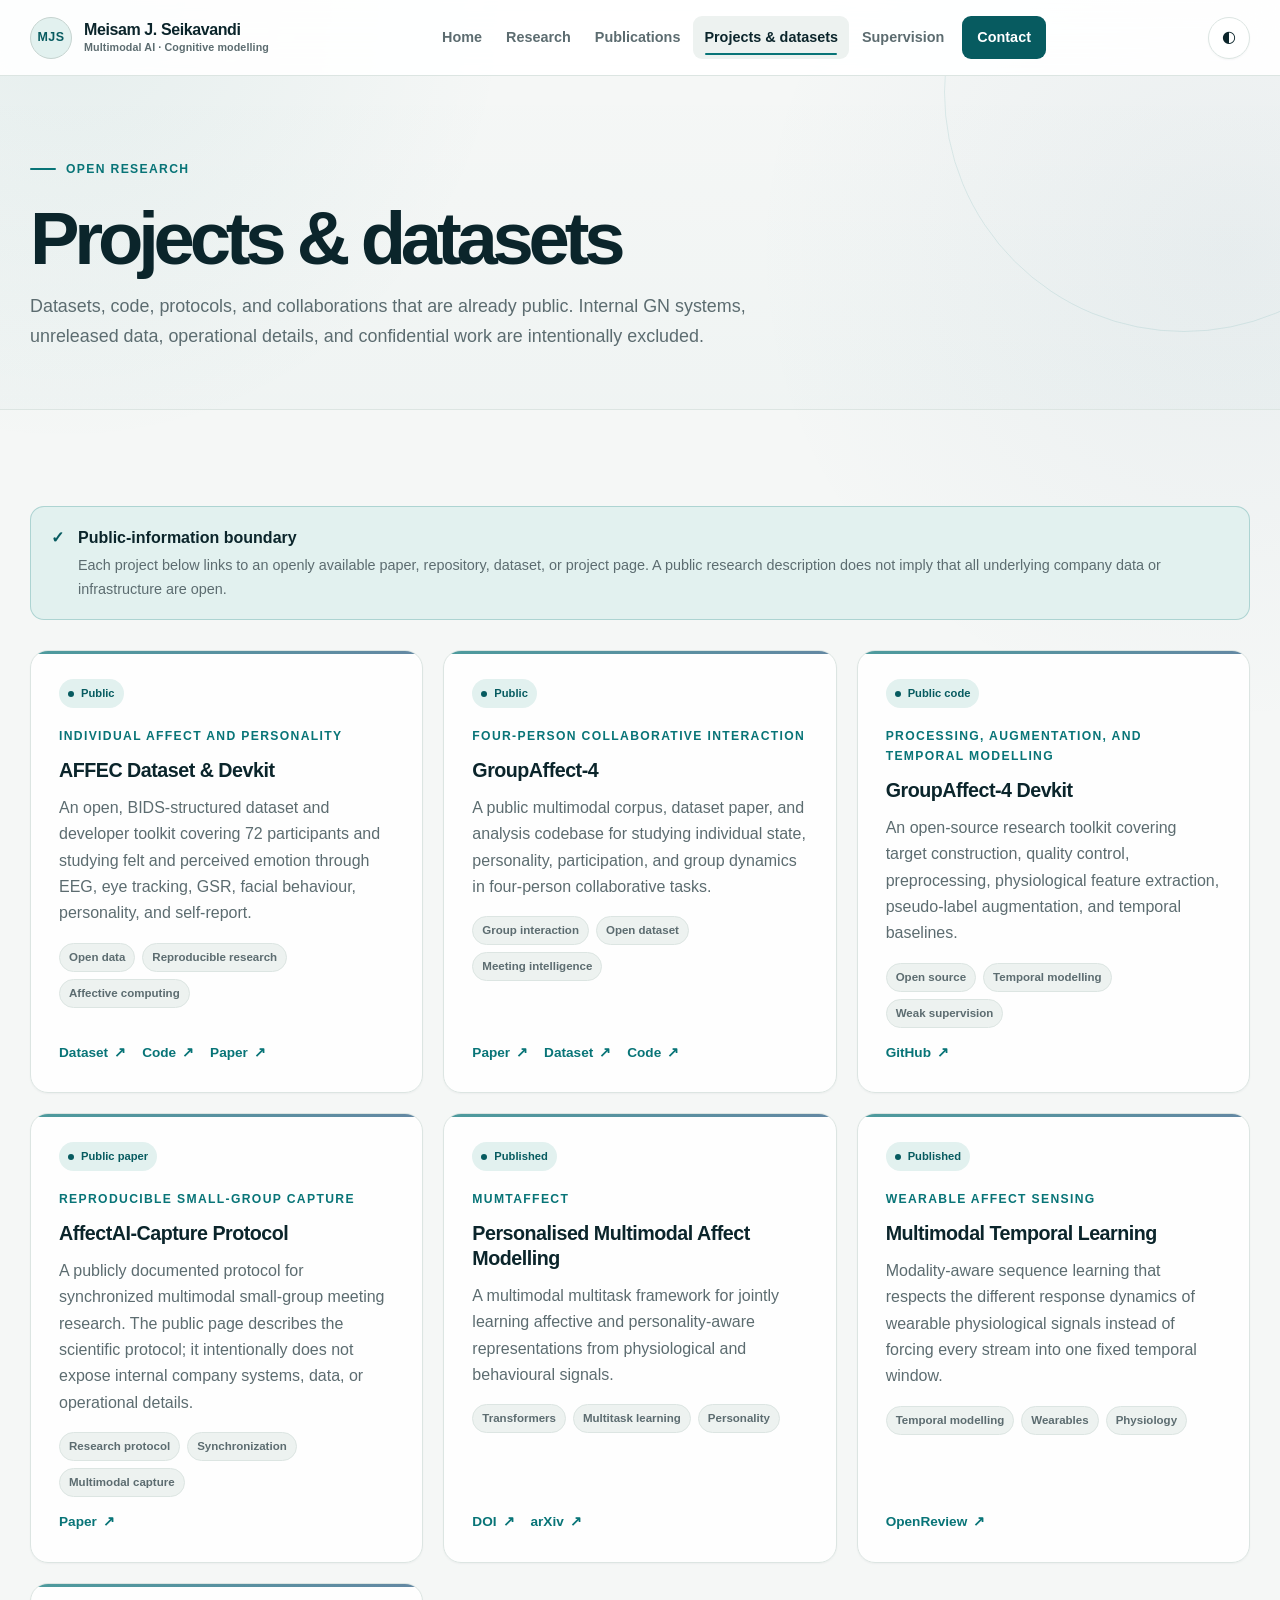
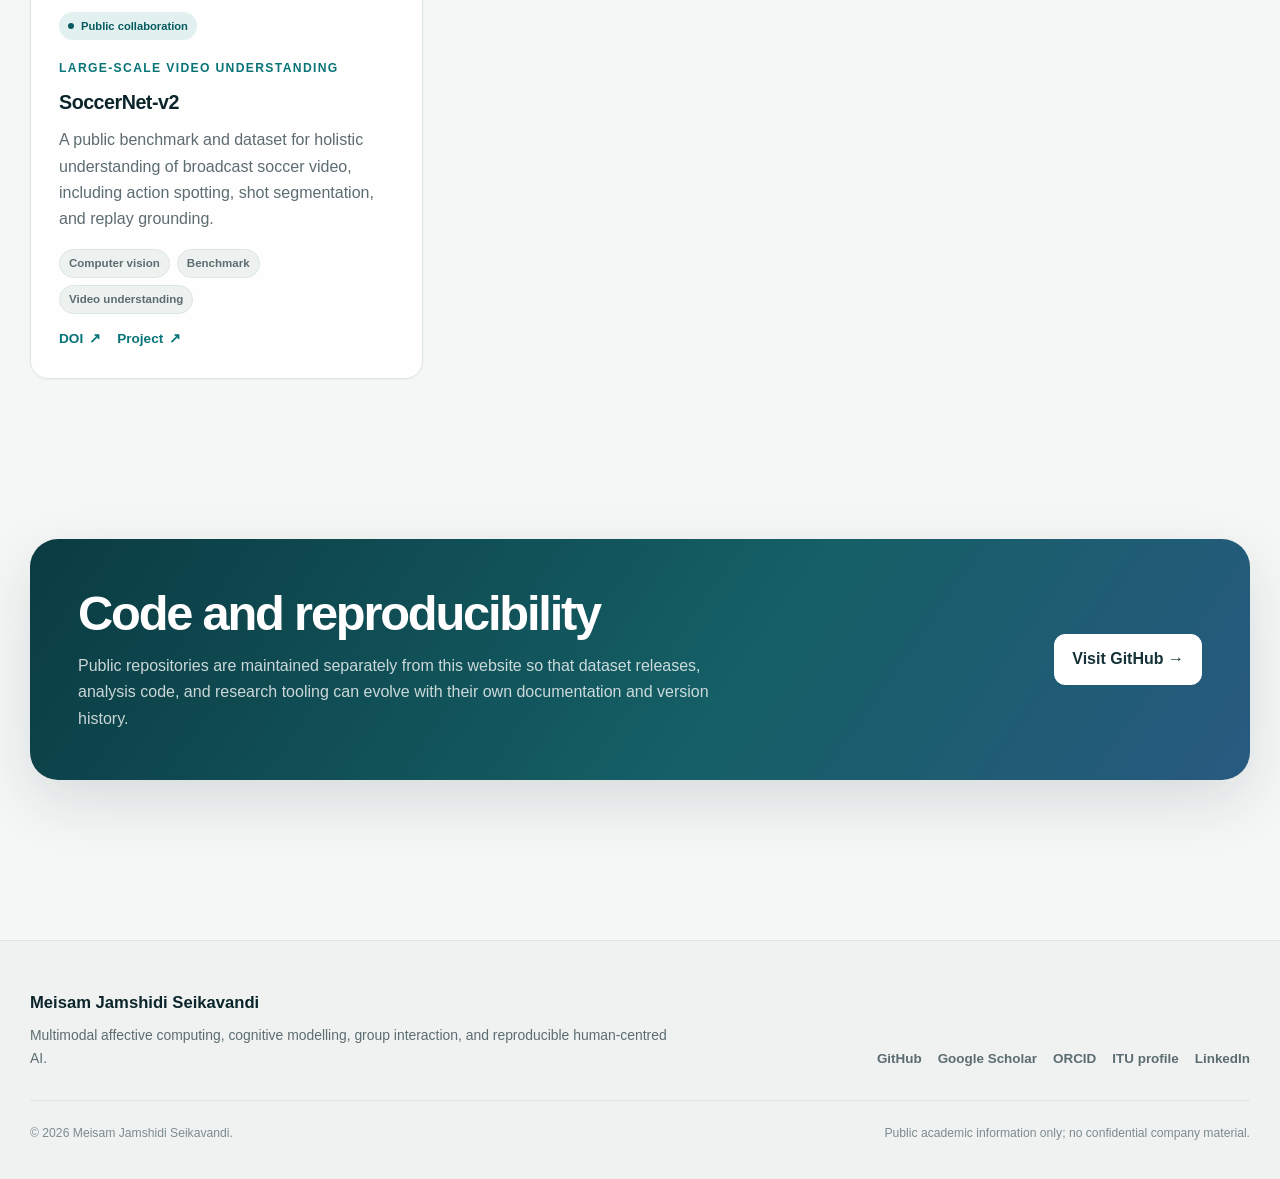
<file: projects.html>
<!doctype html>
<html lang="en">
<head>
  <meta charset="utf-8">
  <meta name="viewport" content="width=device-width, initial-scale=1">
  <title>Projects & Datasets | Meisam Jamshidi Seikavandi</title>
  <meta name="description" content="Public datasets, open-source tools, protocols, and research projects by Meisam Jamshidi Seikavandi.">
  <meta name="author" content="Meisam Jamshidi Seikavandi">
  <meta name="theme-color" content="#0b2f3a">
  <link rel="canonical" href="https://meisamjam.github.io/projects.html">
  <link rel="icon" href="assets/img/favicon.svg" type="image/svg+xml">
  <link rel="manifest" href="site.webmanifest">
  <script>try{const t=localStorage.getItem("theme");if(t)document.documentElement.dataset.theme=t}catch{}</script>
  <link rel="stylesheet" href="assets/css/styles.css">
  <meta property="og:type" content="website">
  <meta property="og:title" content="Projects & Datasets | Meisam Jamshidi Seikavandi">
  <meta property="og:description" content="Public datasets, open-source tools, protocols, and research projects by Meisam Jamshidi Seikavandi.">
  <meta property="og:url" content="https://meisamjam.github.io/projects.html">
  <meta property="og:image" content="https://meisamjam.github.io/assets/img/og-card.png">
  <meta name="twitter:card" content="summary_large_image">
  
</head>
<body data-page="projects">
<a class="skip-link" href="#main">Skip to main content</a>
<header class="site-header"><div class="container nav-wrap">
<a class="brand" href="index.html" aria-label="Meisam Jamshidi Seikavandi — home">
  <span class="brand-mark" aria-hidden="true">MJS</span>
  <span class="brand-text">Meisam J. Seikavandi<small>Multimodal AI · Cognitive modelling</small></span>
</a>
<nav class="nav-links" id="navLinks" aria-label="Primary navigation">
  <a href="index.html" data-nav="home">Home</a>
  <a href="research.html" data-nav="research">Research</a>
  <a href="publications.html" data-nav="publications">Publications</a>
  <a href="projects.html" data-nav="projects">Projects & datasets</a>
  <a href="supervision.html" data-nav="supervision">Supervision</a>
  <a href="contact.html" data-nav="contact">Contact</a>
</nav>
<div class="nav-actions">
  <button class="icon-button" id="themeToggle" type="button" aria-label="Toggle colour theme" title="Toggle colour theme">◐</button>
  <button class="icon-button menu-button" id="menuToggle" type="button" aria-label="Open navigation" aria-expanded="false" aria-controls="navLinks">☰</button>
</div>
</div></header>
<main id="main">
  <section class="page-hero">
    <div class="container">
      <p class="section-kicker">Open research</p>
      <h1>Projects & datasets</h1>
      <p>Datasets, code, protocols, and collaborations that are already public. Internal GN systems, unreleased data, operational details, and confidential work are intentionally excluded.</p>
    </div>
  </section>
  <section class="section">
    <div class="container">
      <div class="disclosure-note">
        <span aria-hidden="true">✓</span>
        <div><strong>Public-information boundary</strong><p>Each project below links to an openly available paper, repository, dataset, or project page. A public research description does not imply that all underlying company data or infrastructure are open.</p></div>
      </div>
      <div class="grid grid-3" id="projectGrid"></div>
    </div>
  </section>
  <section class="section-tight">
    <div class="container cta">
      <div>
        <h2>Code and reproducibility</h2>
        <p>Public repositories are maintained separately from this website so that dataset releases, analysis code, and research tooling can evolve with their own documentation and version history.</p>
      </div>
      <a class="button" data-profile-link="github" href="#">Visit GitHub →</a>
    </div>
  </section>
</main>

<footer class="site-footer">
  <div class="container">
    <div class="footer-grid">
      <div>
        <div class="footer-title">Meisam Jamshidi Seikavandi</div>
        <p class="footer-copy">Multimodal affective computing, cognitive modelling, group interaction, and reproducible human-centred AI.</p>
      </div>
      <div class="footer-links">
        <a data-profile-link="github" href="#">GitHub</a>
        <a data-profile-link="scholar" href="#">Google Scholar</a>
        <a data-profile-link="orcid" href="#">ORCID</a>
        <a data-profile-link="itu" href="#">ITU profile</a>
        <a data-profile-link="linkedin" href="#">LinkedIn</a>
      </div>
    </div>
    <div class="footer-bottom">
      <span>© <span data-current-year></span> Meisam Jamshidi Seikavandi.</span>
      <span>Public academic information only; no confidential company material.</span>
    </div>
  </div>
</footer>
<button class="icon-button back-to-top" id="backToTop" type="button" aria-label="Back to top" title="Back to top">↑</button>
<script src="assets/data/profile.js"></script>
<script src="assets/js/data.js"></script>
<script src="assets/js/main.js"></script>

</body>
</html>
</file>
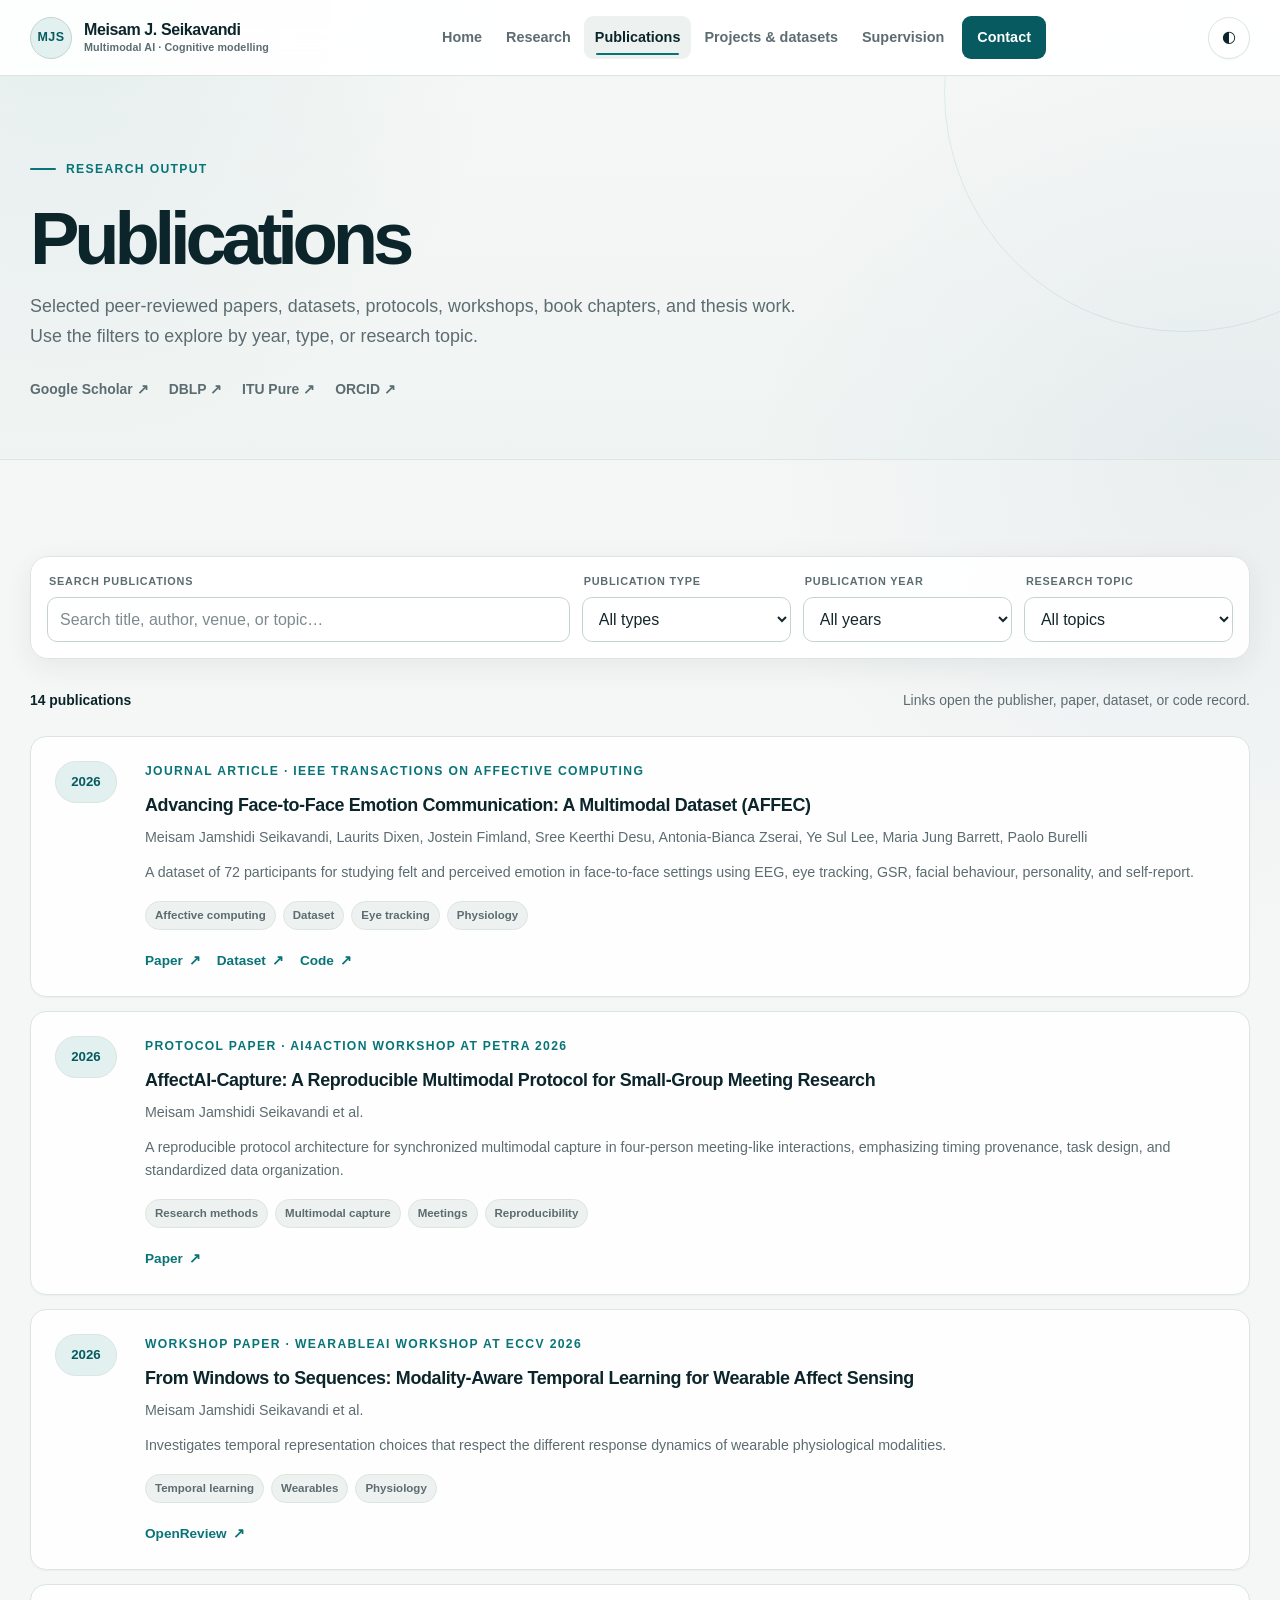
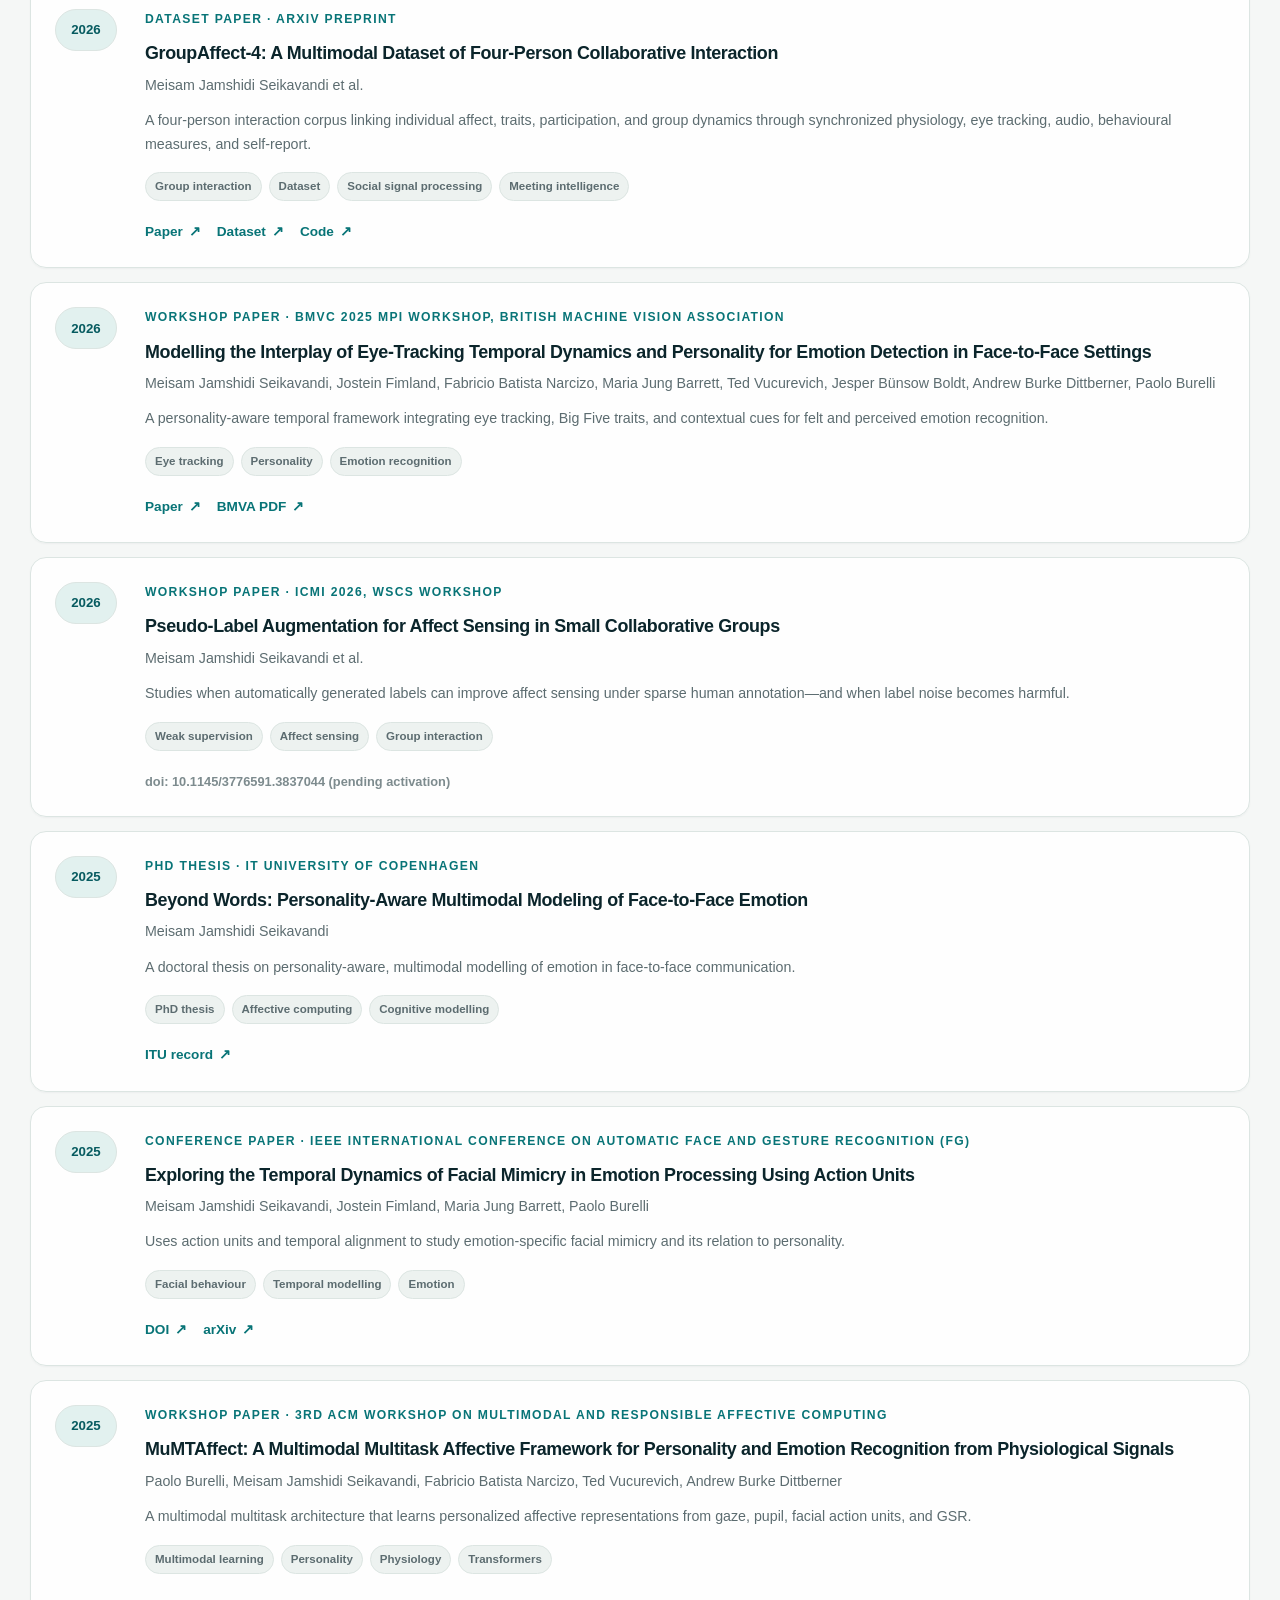
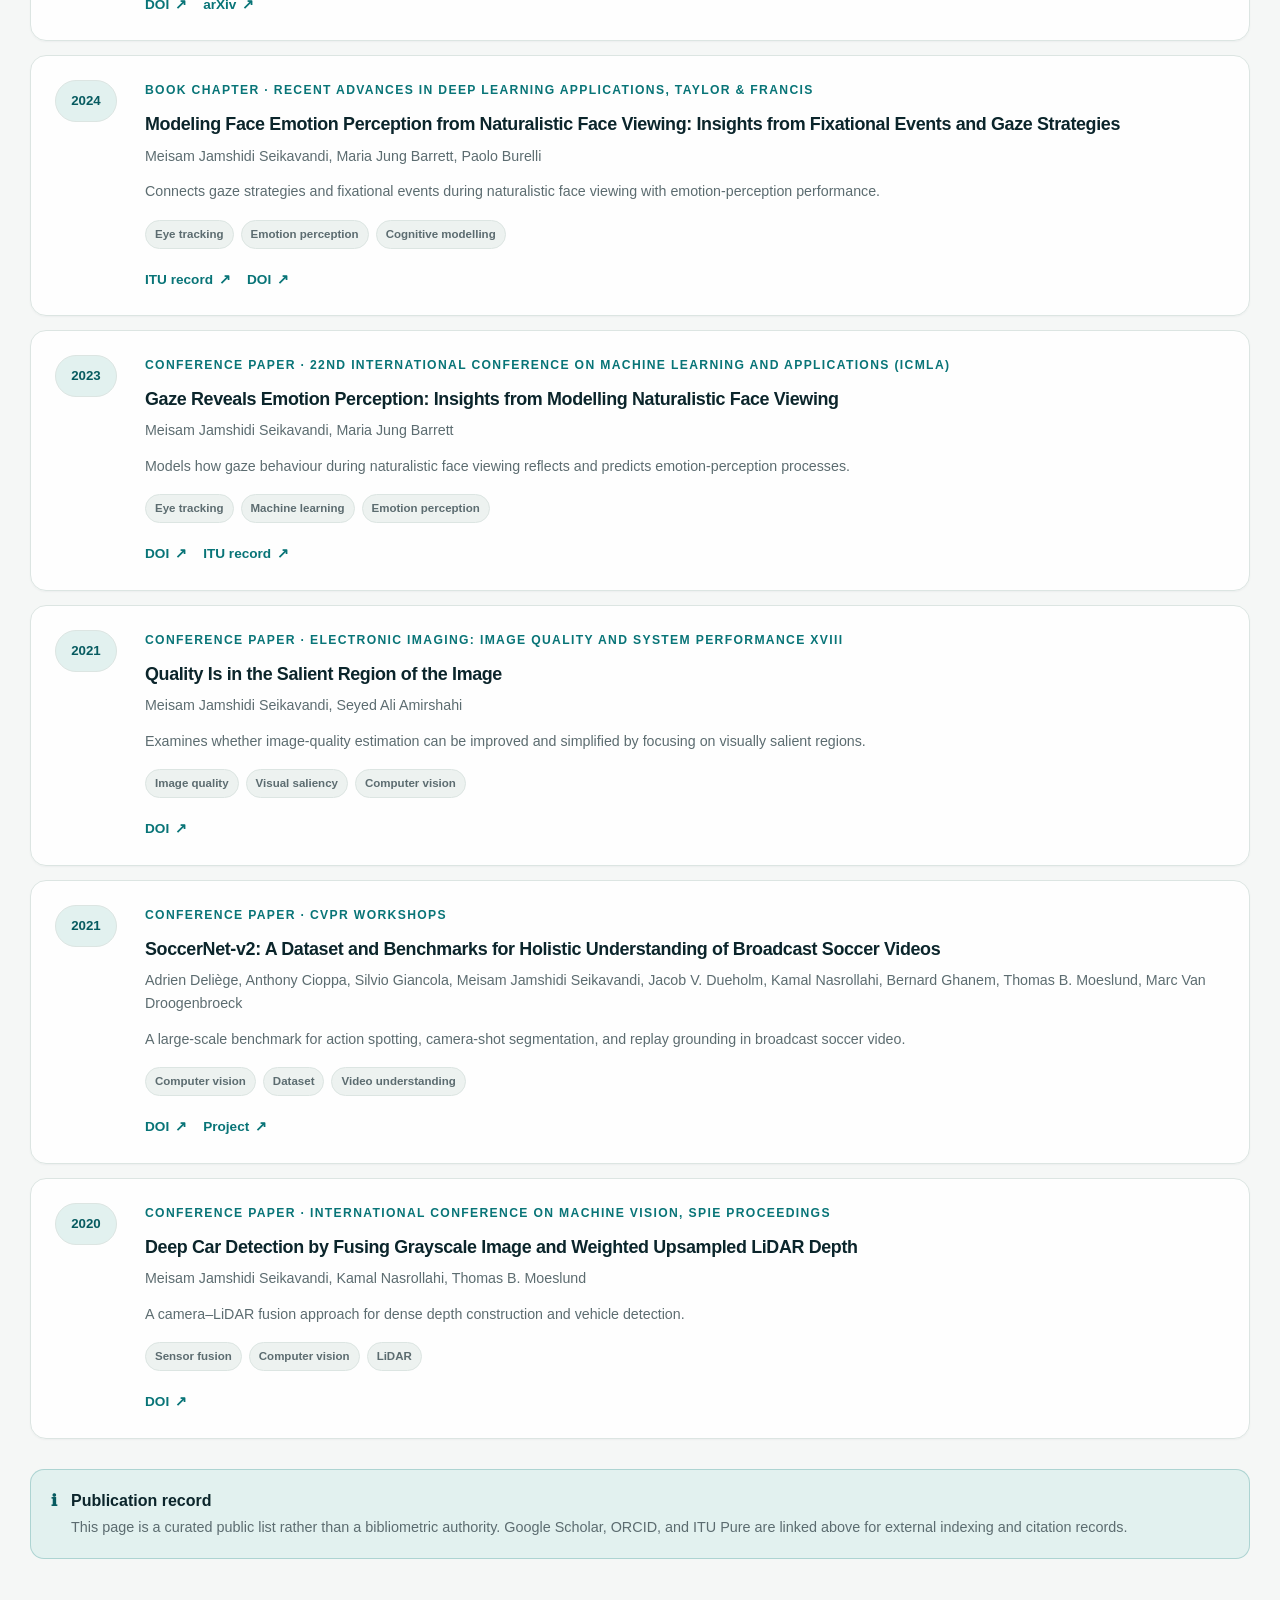
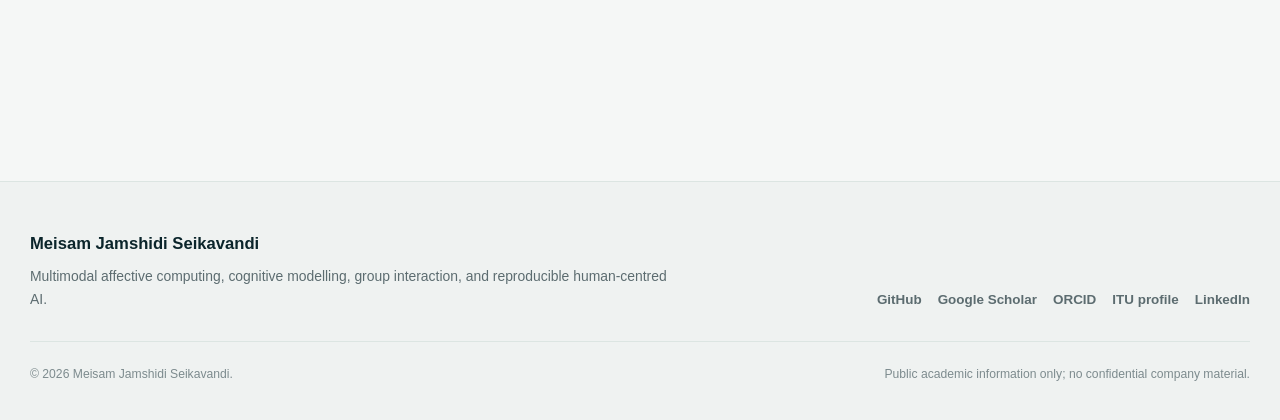
<file: publications.html>
<!doctype html>
<html lang="en">
<head>
  <meta charset="utf-8">
  <meta name="viewport" content="width=device-width, initial-scale=1">
  <title>Publications | Meisam Jamshidi Seikavandi</title>
  <meta name="description" content="Selected publications by Meisam Jamshidi Seikavandi in multimodal affective computing, eye tracking, cognitive modelling, group interaction, and computer vision.">
  <meta name="author" content="Meisam Jamshidi Seikavandi">
  <meta name="theme-color" content="#0b2f3a">
  <link rel="canonical" href="https://meisamjam.github.io/publications.html">
  <link rel="icon" href="assets/img/favicon.svg" type="image/svg+xml">
  <link rel="manifest" href="site.webmanifest">
  <script>try{const t=localStorage.getItem("theme");if(t)document.documentElement.dataset.theme=t}catch{}</script>
  <link rel="stylesheet" href="assets/css/styles.css">
  <meta property="og:type" content="website">
  <meta property="og:title" content="Publications | Meisam Jamshidi Seikavandi">
  <meta property="og:description" content="Selected publications by Meisam Jamshidi Seikavandi in multimodal affective computing, eye tracking, cognitive modelling, group interaction, and computer vision.">
  <meta property="og:url" content="https://meisamjam.github.io/publications.html">
  <meta property="og:image" content="https://meisamjam.github.io/assets/img/og-card.png">
  <meta name="twitter:card" content="summary_large_image">
  
</head>
<body data-page="publications">
<a class="skip-link" href="#main">Skip to main content</a>
<header class="site-header"><div class="container nav-wrap">
<a class="brand" href="index.html" aria-label="Meisam Jamshidi Seikavandi — home">
  <span class="brand-mark" aria-hidden="true">MJS</span>
  <span class="brand-text">Meisam J. Seikavandi<small>Multimodal AI · Cognitive modelling</small></span>
</a>
<nav class="nav-links" id="navLinks" aria-label="Primary navigation">
  <a href="index.html" data-nav="home">Home</a>
  <a href="research.html" data-nav="research">Research</a>
  <a href="publications.html" data-nav="publications">Publications</a>
  <a href="projects.html" data-nav="projects">Projects & datasets</a>
  <a href="supervision.html" data-nav="supervision">Supervision</a>
  <a href="contact.html" data-nav="contact">Contact</a>
</nav>
<div class="nav-actions">
  <button class="icon-button" id="themeToggle" type="button" aria-label="Toggle colour theme" title="Toggle colour theme">◐</button>
  <button class="icon-button menu-button" id="menuToggle" type="button" aria-label="Open navigation" aria-expanded="false" aria-controls="navLinks">☰</button>
</div>
</div></header>
<main id="main">
  <section class="page-hero">
    <div class="container">
      <p class="section-kicker">Research output</p>
      <h1>Publications</h1>
      <p>Selected peer-reviewed papers, datasets, protocols, workshops, book chapters, and thesis work. Use the filters to explore by year, type, or research topic.</p>
      <div class="hero-links">
        <a data-profile-link="scholar" href="#">Google Scholar ↗</a>
        <a data-profile-link="dblp" href="#">DBLP ↗</a>
        <a data-profile-link="itu" href="#">ITU Pure ↗</a>
        <a data-profile-link="orcid" href="#">ORCID ↗</a>
      </div>
    </div>
  </section>
  <section class="section">
    <div class="container">
      <div class="filter-bar" aria-label="Publication filters">
        <div class="field"><label for="publicationSearch">Search publications</label><input id="publicationSearch" type="search" placeholder="Search title, author, venue, or topic…"></div>
        <div class="field"><label for="publicationType">Publication type</label><select id="publicationType"><option value="">All types</option></select></div>
        <div class="field"><label for="publicationYear">Publication year</label><select id="publicationYear"><option value="">All years</option></select></div>
        <div class="field"><label for="publicationTopic">Research topic</label><select id="publicationTopic"><option value="">All topics</option></select></div>
      </div>
      <div class="results-meta">
        <span id="publicationResults" aria-live="polite"></span>
        <div class="results-actions"><span class="results-hint">Links open the publisher, paper, dataset, or code record.</span><button class="filter-clear" id="publicationClear" type="button" hidden>Clear filters</button></div>
      </div>
      <div class="publication-list" id="publicationList"></div>
      <div class="disclosure-note" style="margin-top:30px">
        <span aria-hidden="true">ℹ</span>
        <div><strong>Publication record</strong><p>This page is a curated public list rather than a bibliometric authority. Google Scholar, ORCID, and ITU Pure are linked above for external indexing and citation records.</p></div>
      </div>
    </div>
  </section>
</main>

<footer class="site-footer">
  <div class="container">
    <div class="footer-grid">
      <div>
        <div class="footer-title">Meisam Jamshidi Seikavandi</div>
        <p class="footer-copy">Multimodal affective computing, cognitive modelling, group interaction, and reproducible human-centred AI.</p>
      </div>
      <div class="footer-links">
        <a data-profile-link="github" href="#">GitHub</a>
        <a data-profile-link="scholar" href="#">Google Scholar</a>
        <a data-profile-link="orcid" href="#">ORCID</a>
        <a data-profile-link="itu" href="#">ITU profile</a>
        <a data-profile-link="linkedin" href="#">LinkedIn</a>
      </div>
    </div>
    <div class="footer-bottom">
      <span>© <span data-current-year></span> Meisam Jamshidi Seikavandi.</span>
      <span>Public academic information only; no confidential company material.</span>
    </div>
  </div>
</footer>
<button class="icon-button back-to-top" id="backToTop" type="button" aria-label="Back to top" title="Back to top">↑</button>
<script src="assets/data/profile.js"></script>
<script src="assets/js/data.js"></script>
<script src="assets/js/main.js"></script>

</body>
</html>
</file>
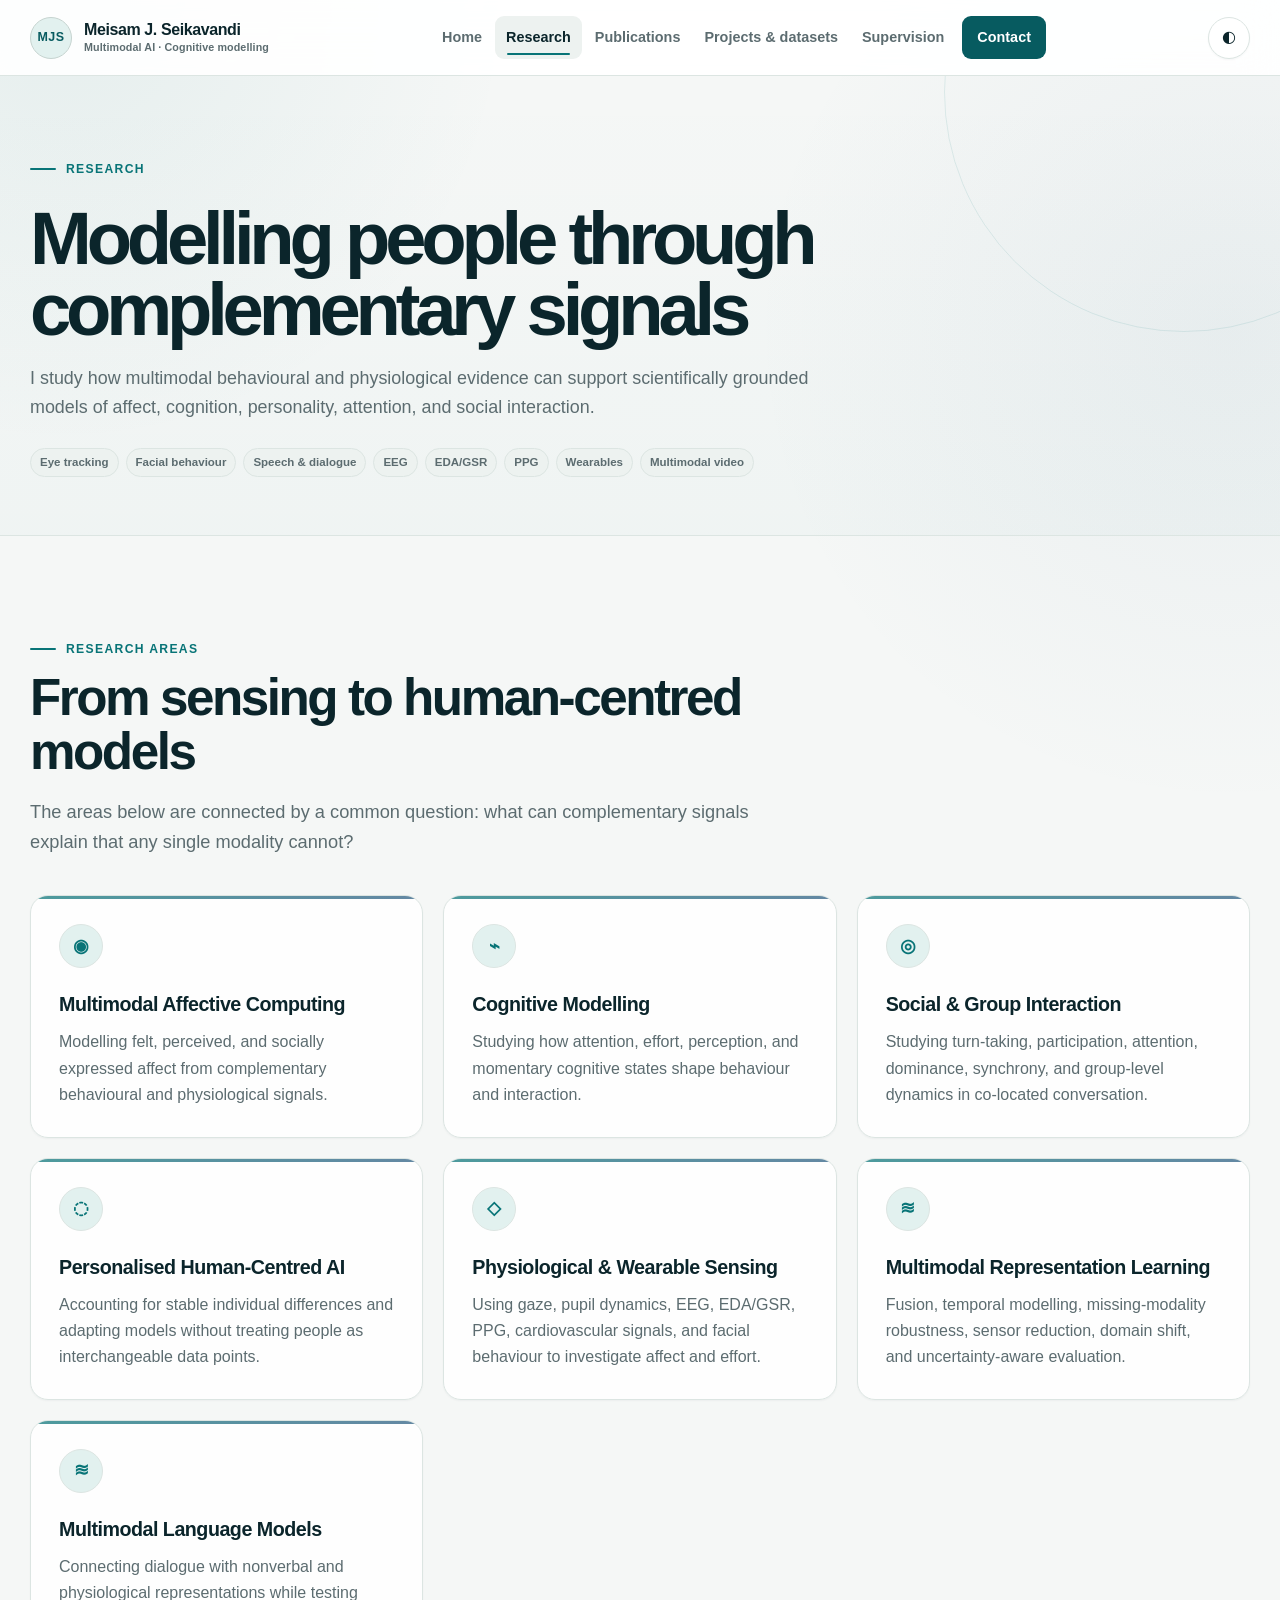
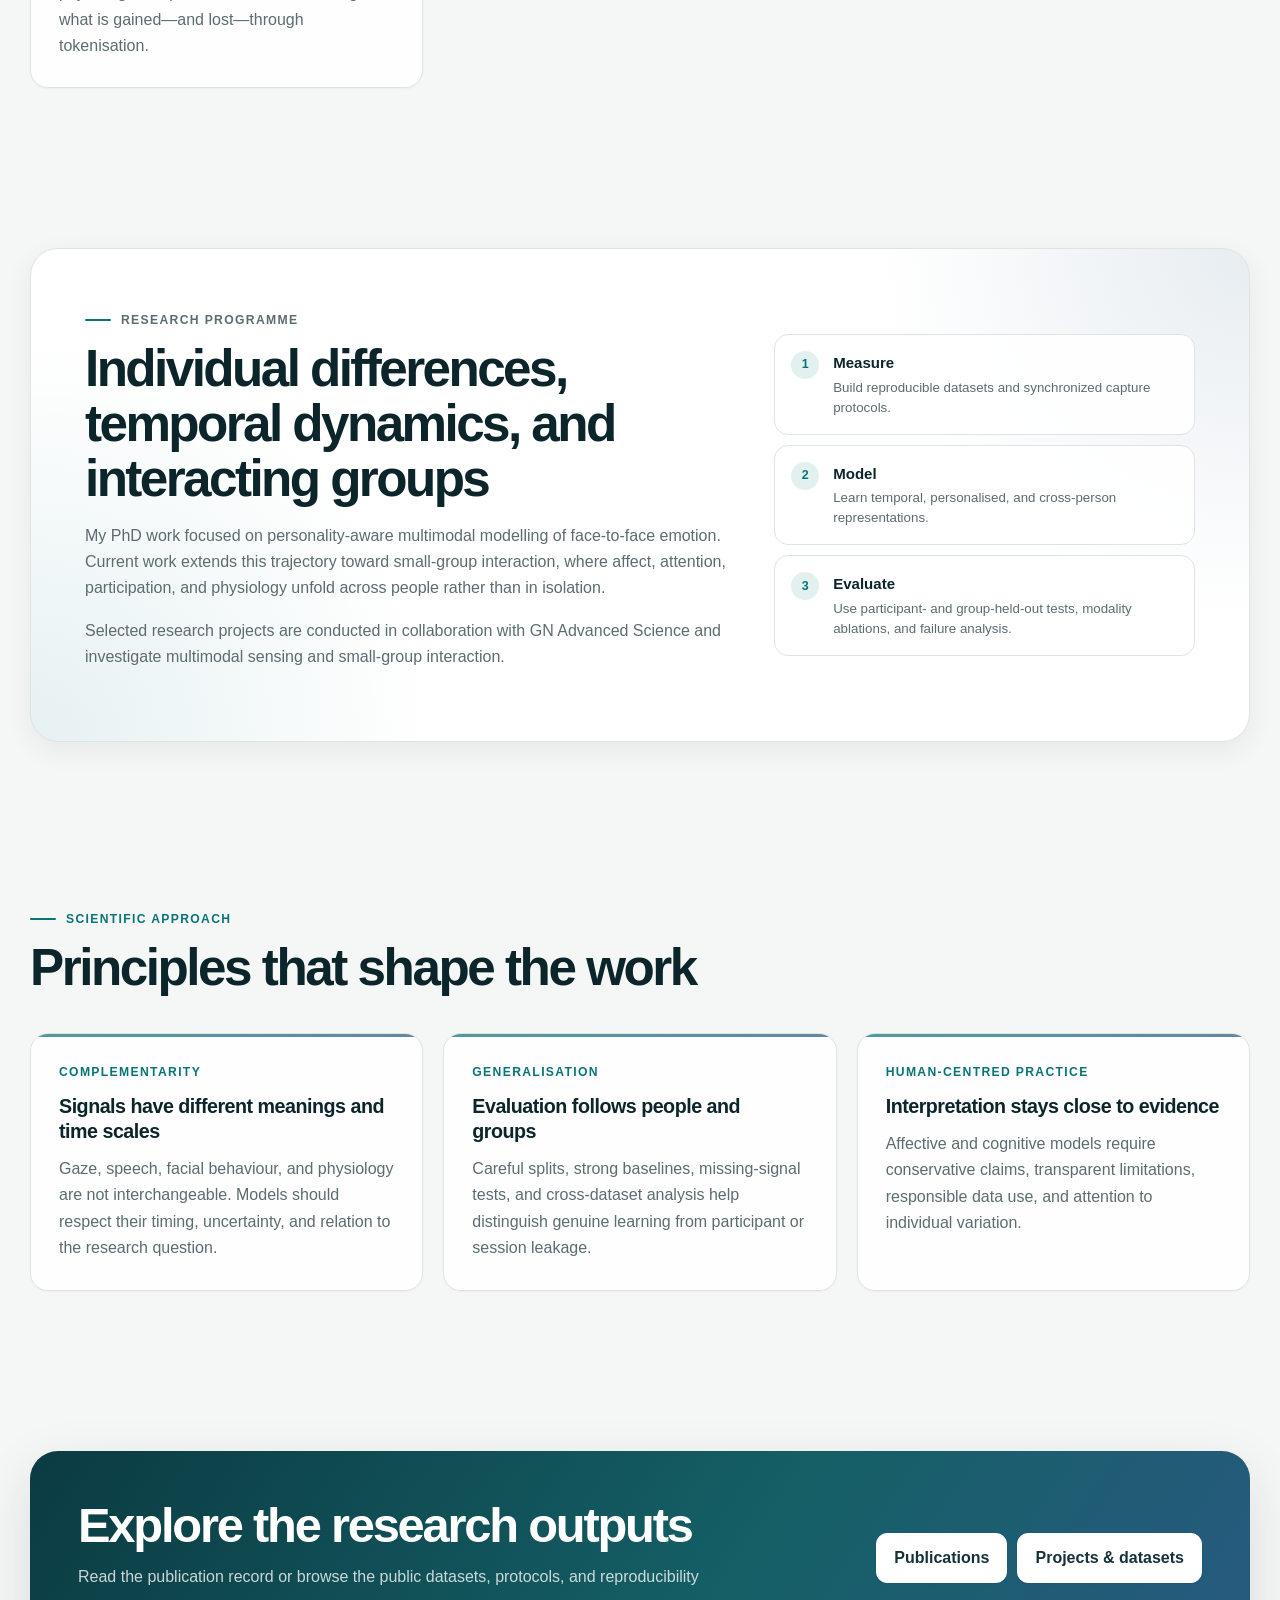
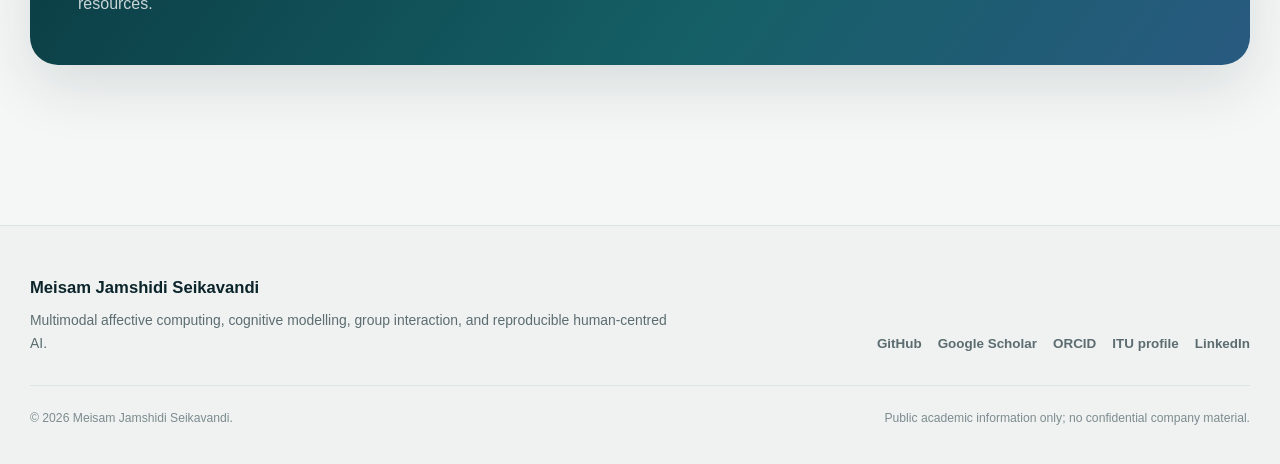
<file: research.html>
<!doctype html>
<html lang="en">
<head>
  <meta charset="utf-8">
  <meta name="viewport" content="width=device-width, initial-scale=1">
  <title>Research | Meisam Jamshidi Seikavandi</title>
  <meta name="description" content="Research by Meisam Jamshidi Seikavandi in multimodal affective computing, cognitive modelling, group interaction, physiological sensing, representation learning, and multimodal language models.">
  <meta name="author" content="Meisam Jamshidi Seikavandi">
  <meta name="theme-color" content="#0b2f3a">
  <link rel="canonical" href="https://meisamjam.github.io/research.html">
  <link rel="icon" href="assets/img/favicon.svg" type="image/svg+xml">
  <link rel="manifest" href="site.webmanifest">
  <script>try{const t=localStorage.getItem("theme");if(t)document.documentElement.dataset.theme=t}catch{}</script>
  <link rel="stylesheet" href="assets/css/styles.css">
  <meta property="og:type" content="website">
  <meta property="og:title" content="Research | Meisam Jamshidi Seikavandi">
  <meta property="og:description" content="Multimodal affective computing, cognitive modelling, group interaction, physiological sensing, representation learning, and multimodal language models.">
  <meta property="og:url" content="https://meisamjam.github.io/research.html">
  <meta property="og:image" content="https://meisamjam.github.io/assets/img/og-card.png">
  <meta name="twitter:card" content="summary_large_image">
</head>
<body data-page="research">
<a class="skip-link" href="#main">Skip to main content</a>
<header class="site-header"><div class="container nav-wrap">
<a class="brand" href="index.html" aria-label="Meisam Jamshidi Seikavandi — home">
  <span class="brand-mark" aria-hidden="true">MJS</span>
  <span class="brand-text">Meisam J. Seikavandi<small>Multimodal AI · Cognitive modelling</small></span>
</a>
<nav class="nav-links" id="navLinks" aria-label="Primary navigation">
  <a href="index.html" data-nav="home">Home</a>
  <a href="research.html" data-nav="research">Research</a>
  <a href="publications.html" data-nav="publications">Publications</a>
  <a href="projects.html" data-nav="projects">Projects & datasets</a>
  <a href="supervision.html" data-nav="supervision">Supervision</a>
  <a href="contact.html" data-nav="contact">Contact</a>
</nav>
<div class="nav-actions">
  <button class="icon-button" id="themeToggle" type="button" aria-label="Toggle colour theme" title="Toggle colour theme">◐</button>
  <button class="icon-button menu-button" id="menuToggle" type="button" aria-label="Open navigation" aria-expanded="false" aria-controls="navLinks">☰</button>
</div>
</div></header>

<main id="main">
  <section class="page-hero">
    <div class="container">
      <p class="section-kicker">Research</p>
      <h1>Modelling people through complementary signals</h1>
      <p>I study how multimodal behavioural and physiological evidence can support scientifically grounded models of affect, cognition, personality, attention, and social interaction.</p>
      <div class="tag-row modality-row" aria-label="Research modalities">
        <span class="tag">Eye tracking</span><span class="tag">Facial behaviour</span><span class="tag">Speech & dialogue</span><span class="tag">EEG</span><span class="tag">EDA/GSR</span><span class="tag">PPG</span><span class="tag">Wearables</span><span class="tag">Multimodal video</span>
      </div>
    </div>
  </section>

  <section class="section">
    <div class="container">
      <div class="section-header">
        <div>
          <p class="section-kicker">Research areas</p>
          <h2 class="section-heading">From sensing to human-centred models</h2>
          <p class="section-lead">The areas below are connected by a common question: what can complementary signals explain that any single modality cannot?</p>
        </div>
      </div>
      <div class="grid grid-3" data-research-grid></div>
    </div>
  </section>

  <section class="section-tight">
    <div class="container highlight-panel">
      <div>
        <p class="section-kicker">Research programme</p>
        <h2>Individual differences, temporal dynamics, and interacting groups</h2>
        <p>My PhD work focused on personality-aware multimodal modelling of face-to-face emotion. Current work extends this trajectory toward small-group interaction, where affect, attention, participation, and physiology unfold across people rather than in isolation.</p>
        <p>Selected research projects are conducted in collaboration with GN Advanced Science and investigate multimodal sensing and small-group interaction.</p>
      </div>
      <div class="highlight-list">
        <div class="highlight-item"><span>1</span><div><b>Measure</b><small>Build reproducible datasets and synchronized capture protocols.</small></div></div>
        <div class="highlight-item"><span>2</span><div><b>Model</b><small>Learn temporal, personalised, and cross-person representations.</small></div></div>
        <div class="highlight-item"><span>3</span><div><b>Evaluate</b><small>Use participant- and group-held-out tests, modality ablations, and failure analysis.</small></div></div>
      </div>
    </div>
  </section>

  <section class="section">
    <div class="container">
      <div class="section-header">
        <div>
          <p class="section-kicker">Scientific approach</p>
          <h2 class="section-heading">Principles that shape the work</h2>
        </div>
      </div>
      <div class="grid grid-3">
        <article class="card"><div class="card-body"><p class="eyebrow">Complementarity</p><h3 class="card-title">Signals have different meanings and time scales</h3><p class="card-copy">Gaze, speech, facial behaviour, and physiology are not interchangeable. Models should respect their timing, uncertainty, and relation to the research question.</p></div></article>
        <article class="card"><div class="card-body"><p class="eyebrow">Generalisation</p><h3 class="card-title">Evaluation follows people and groups</h3><p class="card-copy">Careful splits, strong baselines, missing-signal tests, and cross-dataset analysis help distinguish genuine learning from participant or session leakage.</p></div></article>
        <article class="card"><div class="card-body"><p class="eyebrow">Human-centred practice</p><h3 class="card-title">Interpretation stays close to evidence</h3><p class="card-copy">Affective and cognitive models require conservative claims, transparent limitations, responsible data use, and attention to individual variation.</p></div></article>
      </div>
    </div>
  </section>

  <section class="section-tight">
    <div class="container cta">
      <div><h2>Explore the research outputs</h2><p>Read the publication record or browse the public datasets, protocols, and reproducibility resources.</p></div>
      <div class="cta-actions"><a class="button" href="publications.html">Publications</a><a class="button" href="projects.html">Projects & datasets</a></div>
    </div>
  </section>
</main>

<footer class="site-footer">
  <div class="container">
    <div class="footer-grid">
      <div><div class="footer-title">Meisam Jamshidi Seikavandi</div><p class="footer-copy">Multimodal affective computing, cognitive modelling, group interaction, and reproducible human-centred AI.</p></div>
      <div class="footer-links"><a data-profile-link="github" href="#">GitHub</a><a data-profile-link="scholar" href="#">Google Scholar</a><a data-profile-link="orcid" href="#">ORCID</a><a data-profile-link="itu" href="#">ITU profile</a><a data-profile-link="linkedin" href="#">LinkedIn</a></div>
    </div>
    <div class="footer-bottom"><span>© <span data-current-year></span> Meisam Jamshidi Seikavandi.</span><span>Public academic information only; no confidential company material.</span></div>
  </div>
</footer>
<button class="icon-button back-to-top" id="backToTop" type="button" aria-label="Back to top" title="Back to top">↑</button>
<script src="assets/data/profile.js"></script>
<script src="assets/js/data.js"></script>
<script src="assets/js/main.js"></script>
</body>
</html>
</file>
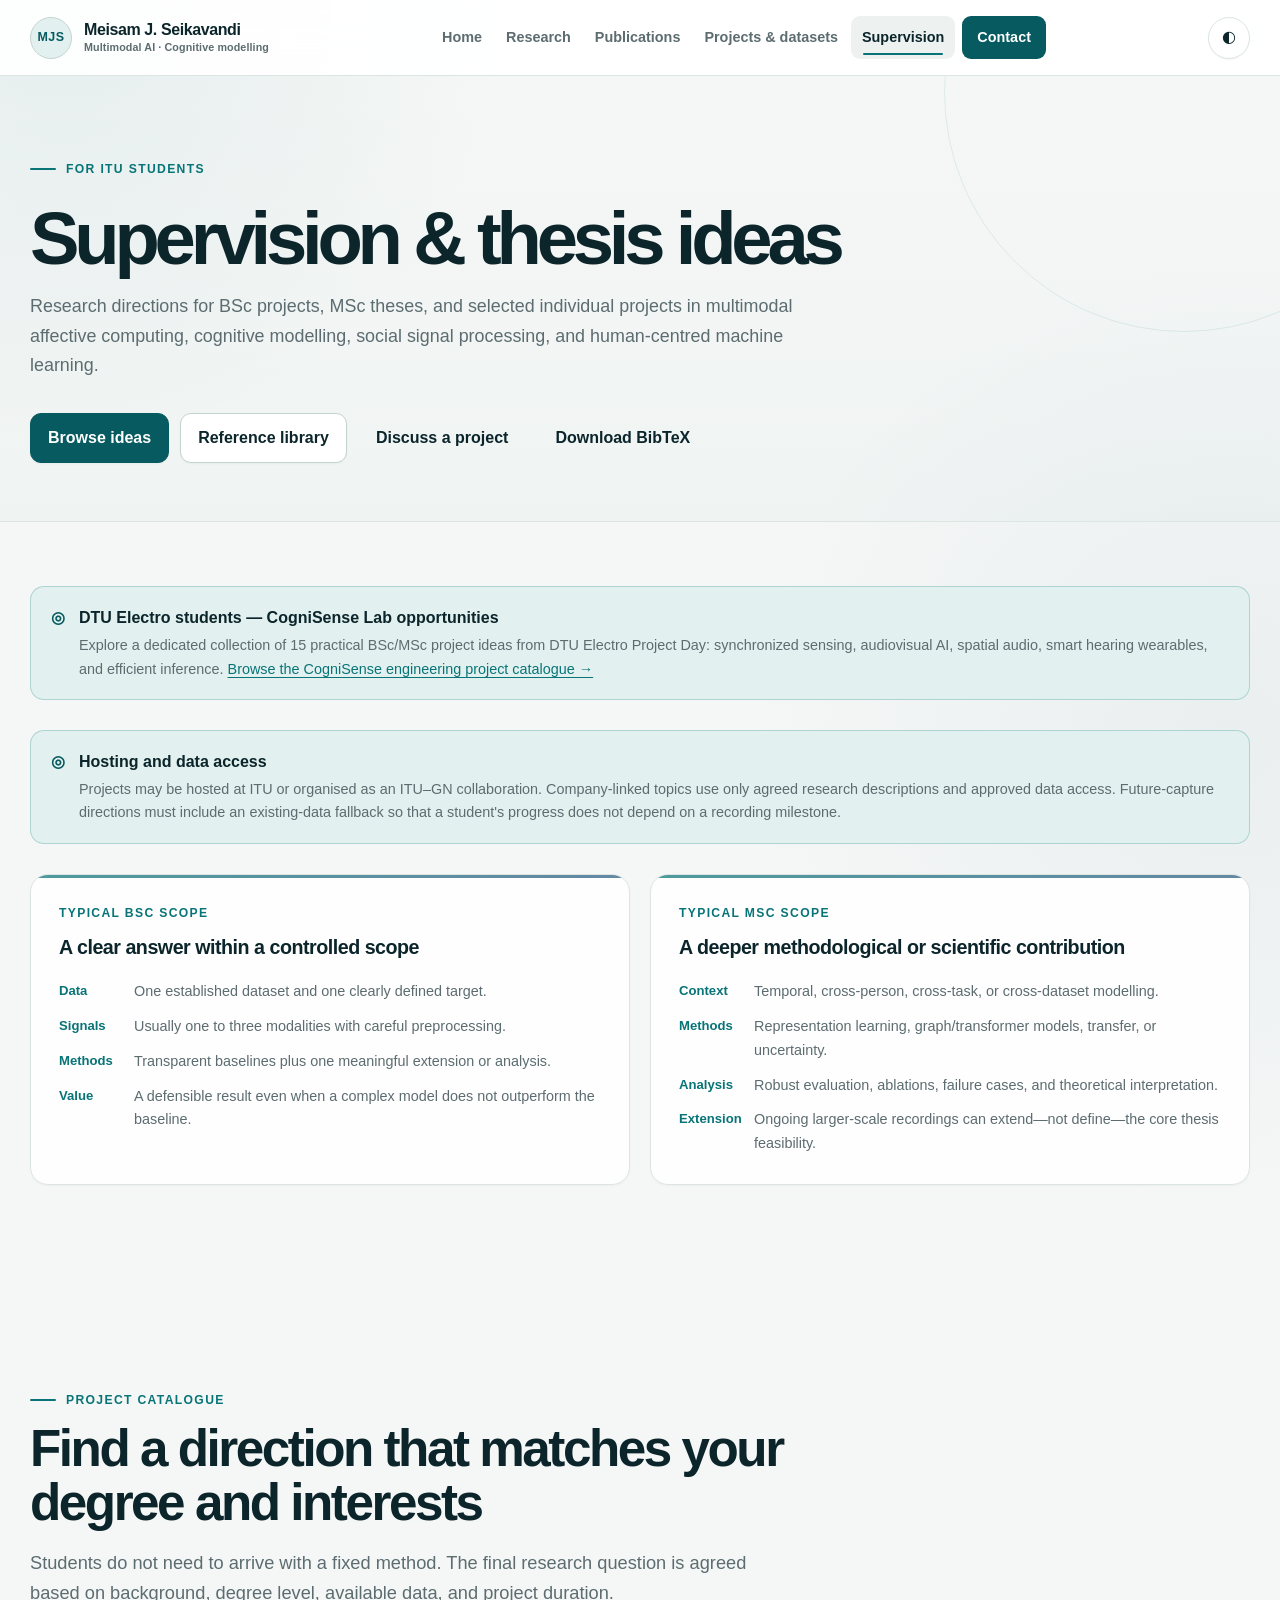
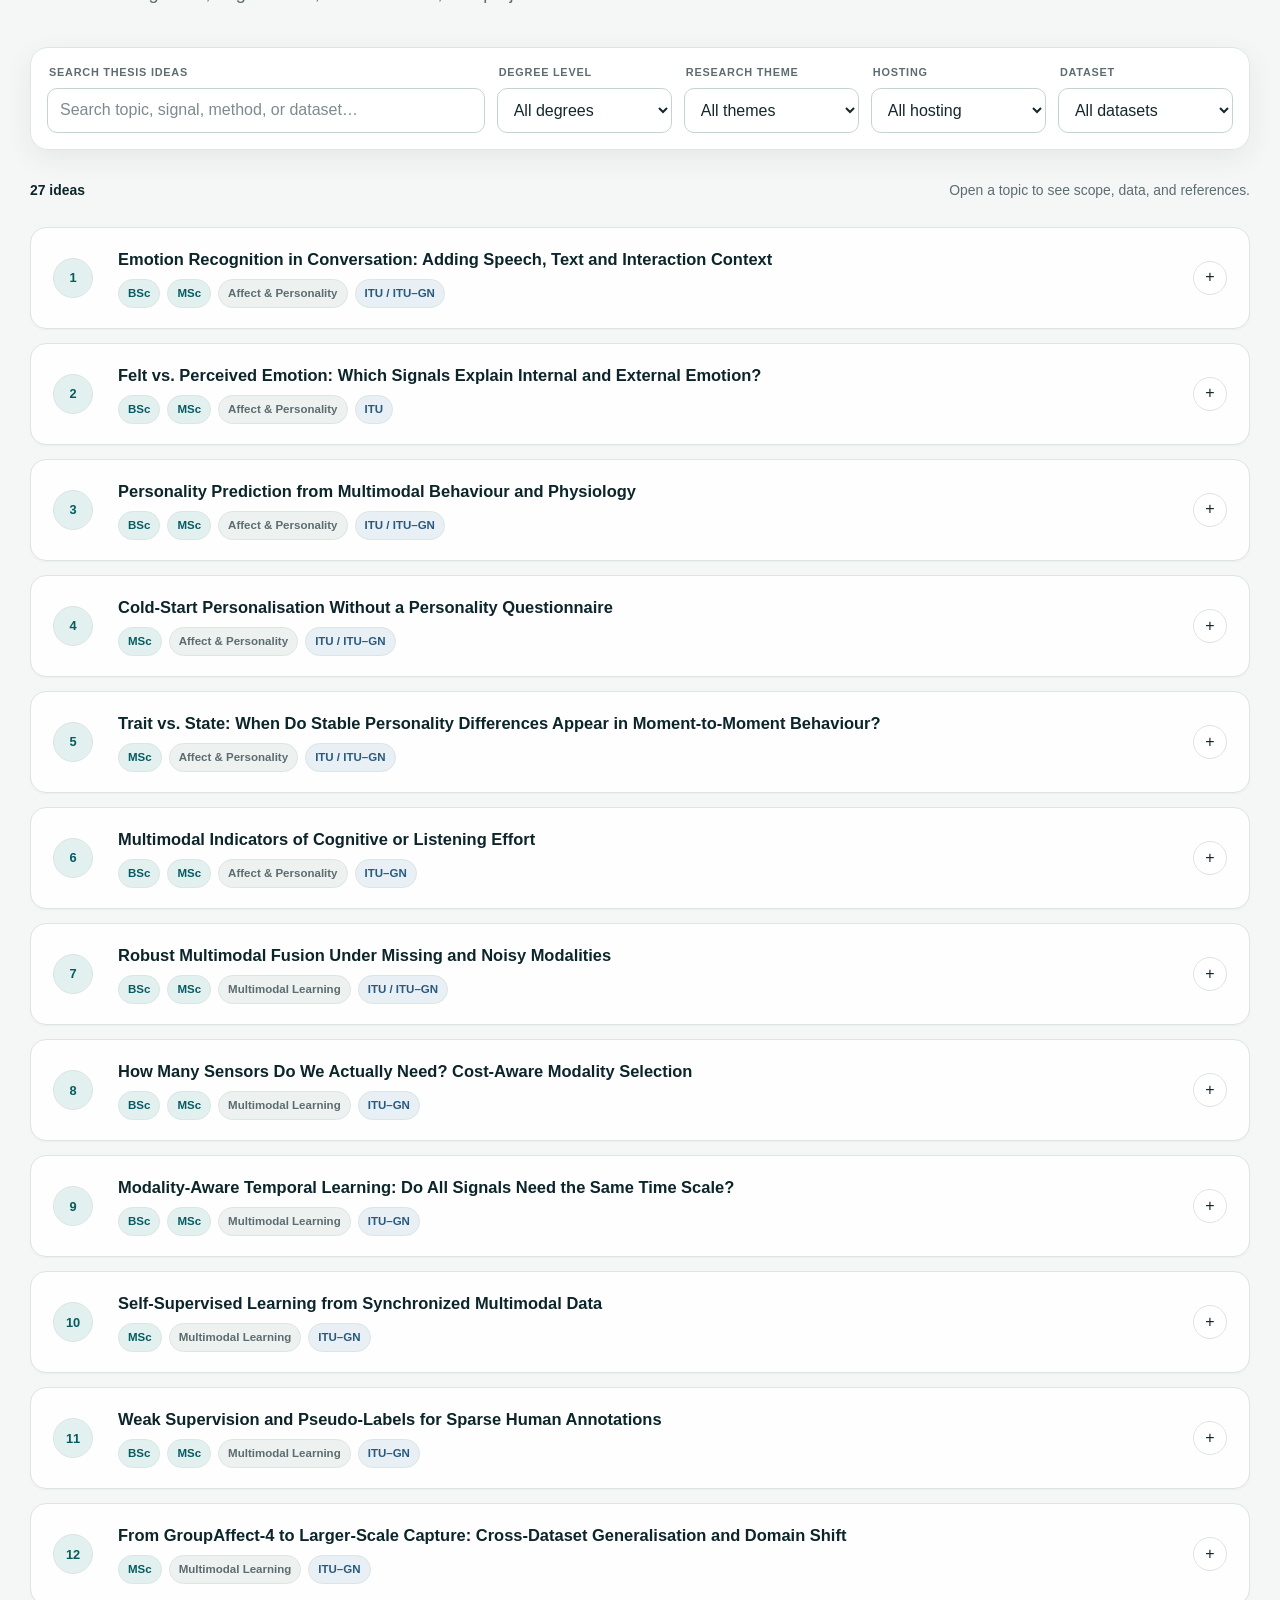
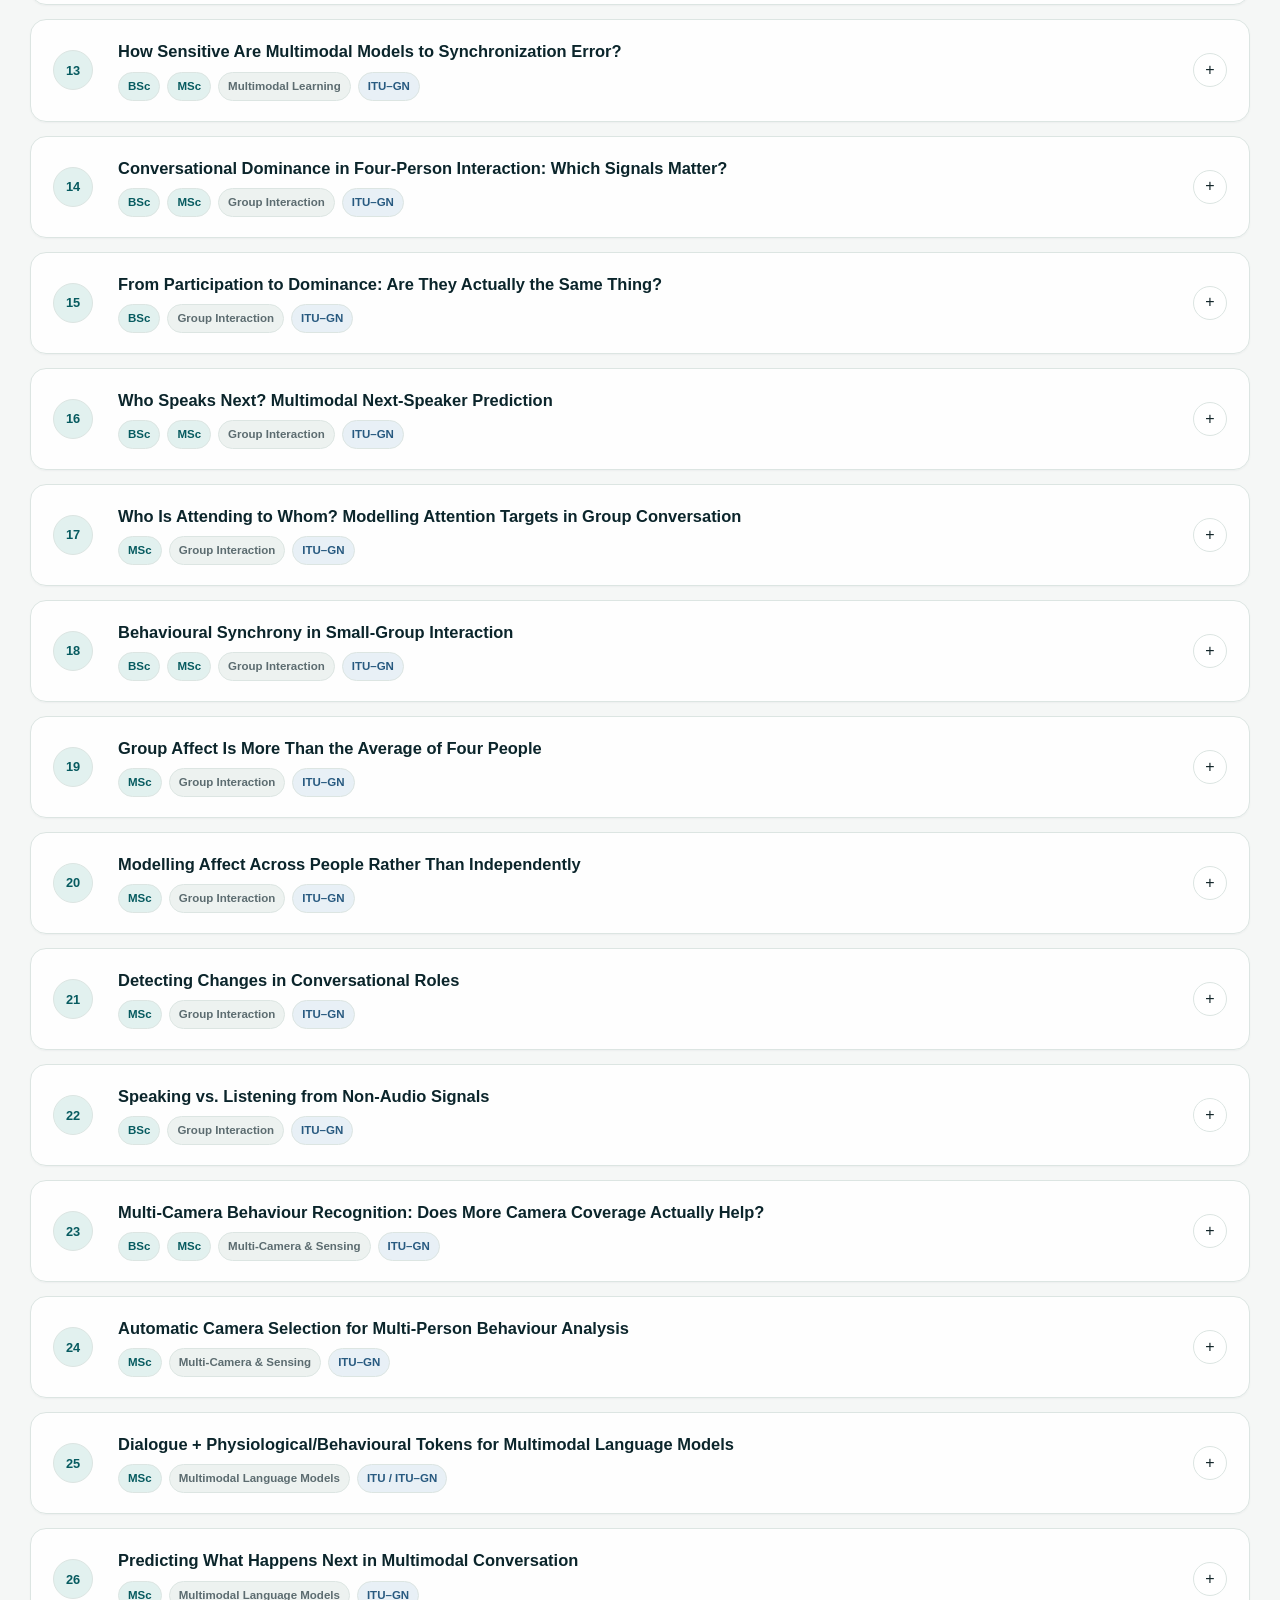
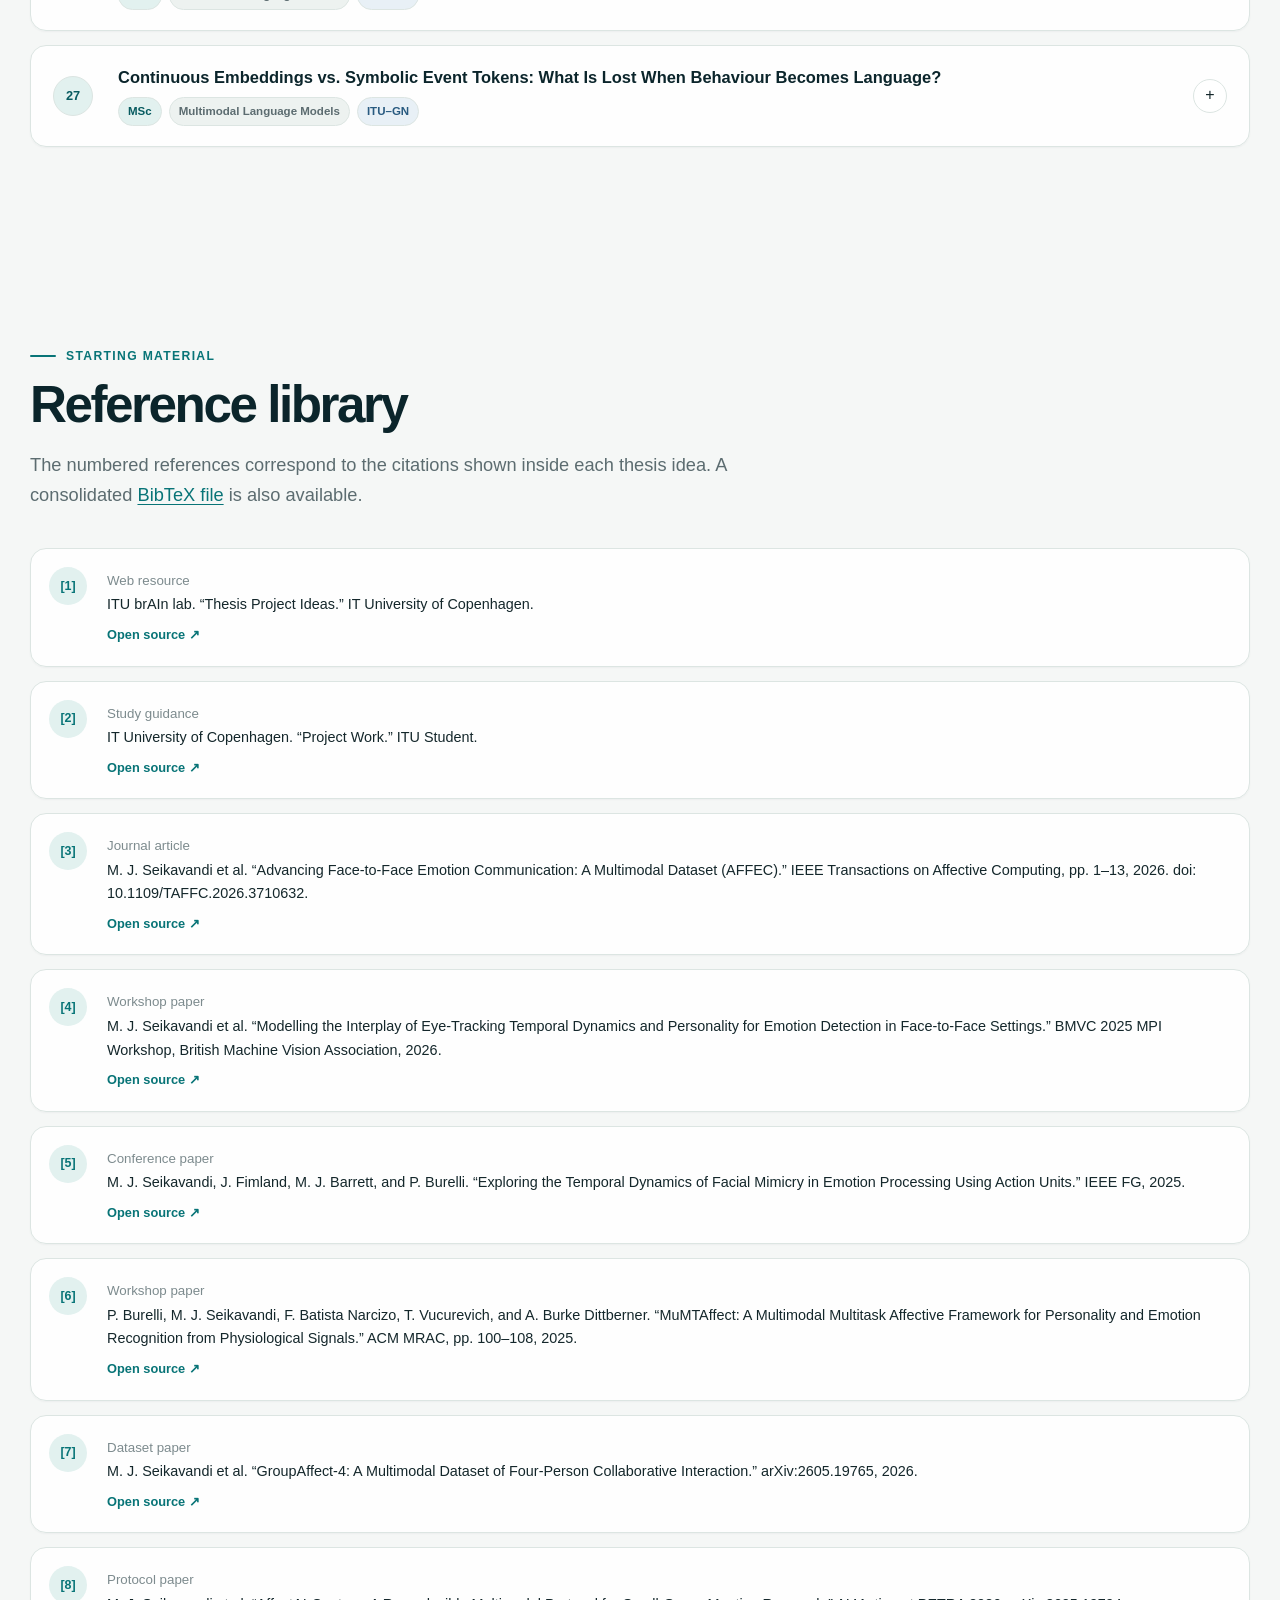
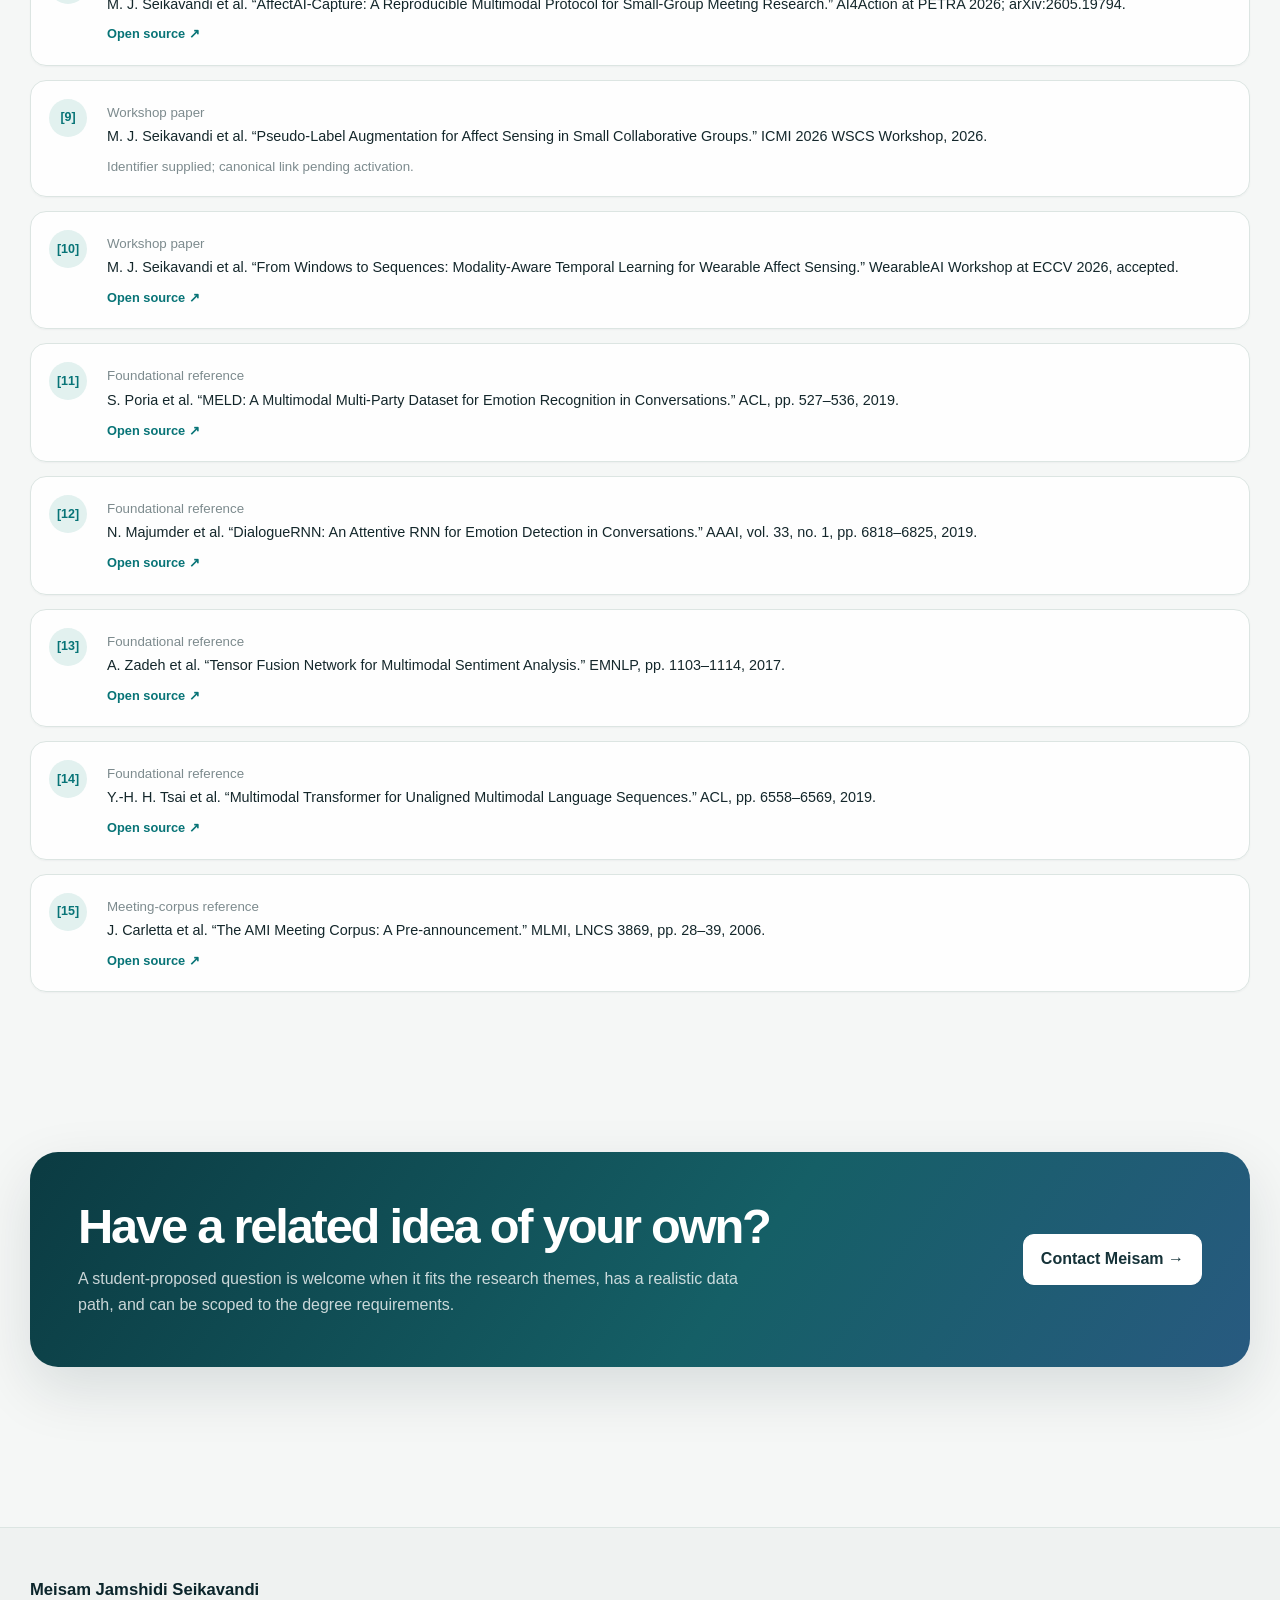
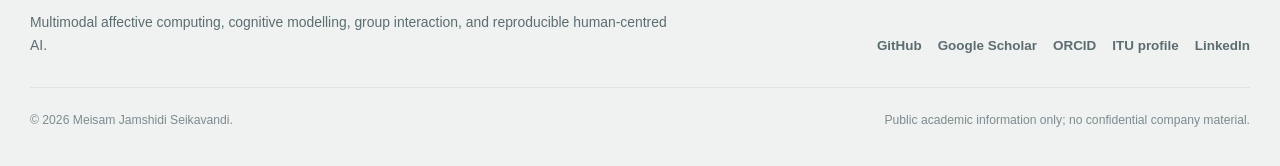
<file: supervision.html>
<!doctype html>
<html lang="en">
<head>
  <meta charset="utf-8">
  <meta name="viewport" content="width=device-width, initial-scale=1">
  <title>Student Supervision | Meisam Jamshidi Seikavandi</title>
  <meta name="description" content="BSc and MSc thesis ideas in multimodal affective computing, group interaction, cognitive modelling, robust multimodal learning, and multimodal language models.">
  <meta name="author" content="Meisam Jamshidi Seikavandi">
  <meta name="theme-color" content="#0b2f3a">
  <link rel="canonical" href="https://meisamjam.github.io/supervision.html">
  <link rel="icon" href="assets/img/favicon.svg" type="image/svg+xml">
  <link rel="manifest" href="site.webmanifest">
  <script>try{const t=localStorage.getItem("theme");if(t)document.documentElement.dataset.theme=t}catch{}</script>
  <link rel="stylesheet" href="assets/css/styles.css">
  <meta property="og:type" content="website">
  <meta property="og:title" content="Student Supervision | Meisam Jamshidi Seikavandi">
  <meta property="og:description" content="BSc and MSc thesis ideas in multimodal affective computing, group interaction, cognitive modelling, robust multimodal learning, and multimodal language models.">
  <meta property="og:url" content="https://meisamjam.github.io/supervision.html">
  <meta property="og:image" content="https://meisamjam.github.io/assets/img/og-card.png">
  <meta name="twitter:card" content="summary_large_image">
  
</head>
<body data-page="supervision">
<a class="skip-link" href="#main">Skip to main content</a>
<header class="site-header"><div class="container nav-wrap">
<a class="brand" href="index.html" aria-label="Meisam Jamshidi Seikavandi — home">
  <span class="brand-mark" aria-hidden="true">MJS</span>
  <span class="brand-text">Meisam J. Seikavandi<small>Multimodal AI · Cognitive modelling</small></span>
</a>
<nav class="nav-links" id="navLinks" aria-label="Primary navigation">
  <a href="index.html" data-nav="home">Home</a>
  <a href="research.html" data-nav="research">Research</a>
  <a href="publications.html" data-nav="publications">Publications</a>
  <a href="projects.html" data-nav="projects">Projects & datasets</a>
  <a href="supervision.html" data-nav="supervision">Supervision</a>
  <a href="contact.html" data-nav="contact">Contact</a>
</nav>
<div class="nav-actions">
  <button class="icon-button" id="themeToggle" type="button" aria-label="Toggle colour theme" title="Toggle colour theme">◐</button>
  <button class="icon-button menu-button" id="menuToggle" type="button" aria-label="Open navigation" aria-expanded="false" aria-controls="navLinks">☰</button>
</div>
</div></header>
<main id="main">
  <section class="page-hero">
    <div class="container">
      <p class="section-kicker">For ITU students</p>
      <h1>Supervision & thesis ideas</h1>
      <p>Research directions for BSc projects, MSc theses, and selected individual projects in multimodal affective computing, cognitive modelling, social signal processing, and human-centred machine learning.</p>
      <div class="hero-actions">
        <a class="button button-primary" href="#ideas">Browse ideas</a>
        <a class="button" href="#references">Reference library</a>
        <a class="button button-ghost" data-profile-email data-email-subject="Student project or thesis inquiry" href="#">Discuss a project</a>
        <a class="button button-ghost" href="assets/data/supervision-references.bib" download>Download BibTeX</a>
      </div>
    </div>
  </section>

  <section class="section-tight">
    <div class="container">
      <div class="disclosure-note"><span aria-hidden="true">◎</span><div><strong>DTU Electro students — CogniSense Lab opportunities</strong><p>Explore a dedicated collection of 15 practical BSc/MSc project ideas from DTU Electro Project Day: synchronized sensing, audiovisual AI, spatial audio, smart hearing wearables, and efficient inference. <a href="dtu-electro-projects.html">Browse the CogniSense engineering project catalogue →</a></p></div></div>
      <div class="disclosure-note">
        <span aria-hidden="true">◎</span>
        <div><strong>Hosting and data access</strong><p>Projects may be hosted at ITU or organised as an ITU–GN collaboration. Company-linked topics use only agreed research descriptions and approved data access. Future-capture directions must include an existing-data fallback so that a student's progress does not depend on a recording milestone.</p></div>
      </div>
      <div class="supervision-intro">
        <article class="card scope-card">
          <p class="eyebrow">Typical BSc scope</p>
          <h2 class="card-title">A clear answer within a controlled scope</h2>
          <div class="scope-list">
            <div><b>Data</b><span>One established dataset and one clearly defined target.</span></div>
            <div><b>Signals</b><span>Usually one to three modalities with careful preprocessing.</span></div>
            <div><b>Methods</b><span>Transparent baselines plus one meaningful extension or analysis.</span></div>
            <div><b>Value</b><span>A defensible result even when a complex model does not outperform the baseline.</span></div>
          </div>
        </article>
        <article class="card scope-card">
          <p class="eyebrow">Typical MSc scope</p>
          <h2 class="card-title">A deeper methodological or scientific contribution</h2>
          <div class="scope-list">
            <div><b>Context</b><span>Temporal, cross-person, cross-task, or cross-dataset modelling.</span></div>
            <div><b>Methods</b><span>Representation learning, graph/transformer models, transfer, or uncertainty.</span></div>
            <div><b>Analysis</b><span>Robust evaluation, ablations, failure cases, and theoretical interpretation.</span></div>
            <div><b>Extension</b><span>Ongoing larger-scale recordings can extend—not define—the core thesis feasibility.</span></div>
          </div>
        </article>
      </div>
    </div>
  </section>

  <section class="section" id="ideas">
    <div class="container">
      <div class="section-header">
        <div>
          <p class="section-kicker">Project catalogue</p>
          <h2 class="section-heading">Find a direction that matches your degree and interests</h2>
          <p class="section-lead">Students do not need to arrive with a fixed method. The final research question is agreed based on background, degree level, available data, and project duration.</p>
        </div>
      </div>
      <div class="filter-bar supervision-filters" aria-label="Supervision idea filters">
        <div class="field"><label for="supervisionSearch">Search thesis ideas</label><input id="supervisionSearch" type="search" placeholder="Search topic, signal, method, or dataset…"></div>
        <div class="field"><label for="supervisionDegree">Degree level</label><select id="supervisionDegree"><option value="">All degrees</option><option value="BSc">BSc</option><option value="MSc">MSc</option></select></div>
        <div class="field"><label for="supervisionTheme">Research theme</label><select id="supervisionTheme"><option value="">All themes</option></select></div>
        <div class="field"><label for="supervisionHosting">Hosting</label><select id="supervisionHosting"><option value="">All hosting</option><option value="ITU">ITU</option><option value="ITU–GN">ITU–GN</option></select></div>
        <div class="field"><label for="supervisionDataset">Dataset</label><select id="supervisionDataset"><option value="">All datasets</option><option value="AFFEC">AFFEC</option><option value="GroupAffect-4">GroupAffect-4</option><option value="ongoing larger-scale capture">ongoing larger-scale capture</option></select></div>
      </div>
      <div class="results-meta">
        <span id="supervisionResults" aria-live="polite"></span>
        <div class="results-actions"><span class="results-hint">Open a topic to see scope, data, and references.</span><button class="filter-clear" id="supervisionClear" type="button" hidden>Clear filters</button></div>
      </div>
      <div class="supervision-list" id="supervisionList"></div>
    </div>
  </section>

  <section class="section" id="references">
    <div class="container">
      <div class="section-header">
        <div>
          <p class="section-kicker">Starting material</p>
          <h2 class="section-heading">Reference library</h2>
          <p class="section-lead">The numbered references correspond to the citations shown inside each thesis idea. A consolidated <a href="assets/data/supervision-references.bib" download>BibTeX file</a> is also available.</p>
        </div>
      </div>
      <div class="reference-list" id="referenceList"></div>
    </div>
  </section>

  <section class="section-tight">
    <div class="container cta">
      <div>
        <h2>Have a related idea of your own?</h2>
        <p>A student-proposed question is welcome when it fits the research themes, has a realistic data path, and can be scoped to the degree requirements.</p>
      </div>
      <a class="button" data-profile-email data-email-subject="Student project or thesis inquiry" href="#">Contact Meisam →</a>
    </div>
  </section>
</main>

<footer class="site-footer">
  <div class="container">
    <div class="footer-grid">
      <div>
        <div class="footer-title">Meisam Jamshidi Seikavandi</div>
        <p class="footer-copy">Multimodal affective computing, cognitive modelling, group interaction, and reproducible human-centred AI.</p>
      </div>
      <div class="footer-links">
        <a data-profile-link="github" href="#">GitHub</a>
        <a data-profile-link="scholar" href="#">Google Scholar</a>
        <a data-profile-link="orcid" href="#">ORCID</a>
        <a data-profile-link="itu" href="#">ITU profile</a>
        <a data-profile-link="linkedin" href="#">LinkedIn</a>
      </div>
    </div>
    <div class="footer-bottom">
      <span>© <span data-current-year></span> Meisam Jamshidi Seikavandi.</span>
      <span>Public academic information only; no confidential company material.</span>
    </div>
  </div>
</footer>
<button class="icon-button back-to-top" id="backToTop" type="button" aria-label="Back to top" title="Back to top">↑</button>
<script src="assets/data/profile.js"></script>
<script src="assets/js/data.js"></script>
<script src="assets/js/main.js"></script>

</body>
</html>
</file>
<file: assets/css/styles.css>
:root {
  --bg: #f5f7f6;
  --bg-soft: #edf2f0;
  --surface: #ffffff;
  --surface-raised: rgba(255, 255, 255, 0.92);
  --text: #14272b;
  --heading: #0b252b;
  --muted: #5c6c70;
  --subtle: #7d8b8e;
  --line: #dce5e2;
  --line-strong: #c5d3cf;
  --accent: #087477;
  --accent-strong: #075b60;
  --accent-soft: #e2f1ef;
  --blue: #285a80;
  --blue-soft: #e8f0f6;
  --warm: #b76f38;
  --warm-soft: #f7ece3;
  --shadow-xs: 0 1px 2px rgba(11, 37, 43, 0.04);
  --shadow-sm: 0 8px 28px rgba(11, 37, 43, 0.07);
  --shadow-lg: 0 22px 60px rgba(11, 37, 43, 0.12);
  --radius-sm: 10px;
  --radius: 18px;
  --radius-lg: 28px;
  --container: 1220px;
  --header-height: 76px;
  color-scheme: light;
}

[data-theme="dark"] {
  --bg: #0b1518;
  --bg-soft: #111f22;
  --surface: #132327;
  --surface-raised: rgba(19, 35, 39, 0.94);
  --text: #e5efec;
  --heading: #f5fbf9;
  --muted: #a5b7b3;
  --subtle: #80938f;
  --line: #263a3e;
  --line-strong: #385055;
  --accent: #62c8c3;
  --accent-strong: #88dbd5;
  --accent-soft: #143b3c;
  --blue: #8bb8d9;
  --blue-soft: #172f40;
  --warm: #e1a06b;
  --warm-soft: #3a291f;
  --shadow-xs: 0 1px 2px rgba(0, 0, 0, 0.18);
  --shadow-sm: 0 10px 30px rgba(0, 0, 0, 0.2);
  --shadow-lg: 0 28px 70px rgba(0, 0, 0, 0.32);
  color-scheme: dark;
}

@media (prefers-color-scheme: dark) {
  :root:not([data-theme]) {
    --bg: #0b1518;
    --bg-soft: #111f22;
    --surface: #132327;
    --surface-raised: rgba(19, 35, 39, 0.94);
    --text: #e5efec;
    --heading: #f5fbf9;
    --muted: #a5b7b3;
    --subtle: #80938f;
    --line: #263a3e;
    --line-strong: #385055;
    --accent: #62c8c3;
    --accent-strong: #88dbd5;
    --accent-soft: #143b3c;
    --blue: #8bb8d9;
    --blue-soft: #172f40;
    --warm: #e1a06b;
    --warm-soft: #3a291f;
    color-scheme: dark;
  }
}

*,
*::before,
*::after { box-sizing: border-box; }

html {
  scroll-behavior: smooth;
  scroll-padding-top: calc(var(--header-height) + 28px);
}

body {
  margin: 0;
  min-height: 100vh;
  color: var(--text);
  background:
    radial-gradient(circle at 5% 0%, rgba(8, 116, 119, 0.065), transparent 28rem),
    radial-gradient(circle at 96% 9%, rgba(40, 90, 128, 0.055), transparent 30rem),
    var(--bg);
  font-family: Aptos, "Segoe UI", Roboto, Helvetica, Arial, sans-serif;
  font-size: 16px;
  line-height: 1.65;
  text-rendering: optimizeLegibility;
  -webkit-font-smoothing: antialiased;
}

body.menu-open { overflow: hidden; }

a {
  color: var(--accent);
  text-decoration-thickness: 0.08em;
  text-underline-offset: 0.18em;
}

a:hover { color: var(--accent-strong); }
img, svg { display: block; max-width: 100%; }
button, input, select { font: inherit; }
button { color: inherit; }
[hidden] { display: none !important; }
::selection { color: var(--heading); background: rgba(98, 200, 195, 0.32); }
:focus-visible { outline: 3px solid var(--accent); outline-offset: 3px; }

.skip-link {
  position: fixed;
  top: -100px;
  left: 18px;
  z-index: 999;
  padding: 10px 16px;
  border-radius: var(--radius-sm);
  color: #fff;
  background: var(--accent-strong);
  font-weight: 750;
  transition: top 0.18s ease;
}

.skip-link:focus { top: 14px; }
.container { width: min(calc(100% - 44px), var(--container)); margin-inline: auto; }
.narrow { width: min(calc(100% - 44px), 860px); margin-inline: auto; }
.section { padding: 96px 0; }
.section-tight { padding: 64px 0; }
.section-compact { padding: 0 0 34px; }

.section-kicker,
.eyebrow {
  margin: 0 0 12px;
  color: var(--accent);
  font-size: 0.76rem;
  font-weight: 800;
  letter-spacing: 0.11em;
  text-transform: uppercase;
}

.section-kicker { display: inline-flex; align-items: center; gap: 10px; }
.section-kicker::before {
  width: 26px;
  height: 2px;
  border-radius: 99px;
  background: var(--accent);
  content: "";
}

.section-heading {
  max-width: 860px;
  margin: 0;
  color: var(--heading);
  font-size: clamp(2.05rem, 4vw, 3.5rem);
  font-weight: 760;
  letter-spacing: -0.048em;
  line-height: 1.06;
}

.section-heading-small { font-size: clamp(1.8rem, 3vw, 2.5rem); }
.section-lead {
  max-width: 760px;
  margin: 18px 0 0;
  color: var(--muted);
  font-size: clamp(1rem, 1.5vw, 1.14rem);
}

.section-header {
  display: flex;
  align-items: end;
  justify-content: space-between;
  gap: 32px;
  margin-bottom: 38px;
}

.section-header-compact { margin-bottom: 22px; }
.text-gradient { color: var(--accent); }

.site-header {
  position: sticky;
  top: 0;
  z-index: 100;
  height: var(--header-height);
  border-bottom: 1px solid var(--line);
  background: var(--surface-raised);
  backdrop-filter: blur(18px) saturate(140%);
  -webkit-backdrop-filter: blur(18px) saturate(140%);
}

.nav-wrap {
  display: flex;
  align-items: center;
  justify-content: space-between;
  gap: 24px;
  height: 100%;
}

.brand {
  display: inline-flex;
  flex: 0 0 auto;
  align-items: center;
  gap: 12px;
  color: var(--heading);
  font-weight: 800;
  letter-spacing: -0.025em;
  text-decoration: none;
}

.brand:hover { color: var(--heading); }
.brand-mark {
  display: grid;
  width: 42px;
  height: 42px;
  place-items: center;
  border: 1px solid var(--line-strong);
  border-radius: 50%;
  color: var(--accent-strong);
  background: var(--accent-soft);
  font-size: 0.78rem;
  letter-spacing: 0.035em;
}

.brand-text { display: grid; line-height: 1.08; }
.brand-text small {
  margin-top: 4px;
  color: var(--muted);
  font-size: 0.67rem;
  font-weight: 600;
  letter-spacing: 0.01em;
}

.nav-links { display: flex; align-items: center; gap: 2px; }
.nav-links a {
  position: relative;
  min-height: 42px;
  padding: 10px 11px;
  border-radius: 9px;
  color: var(--muted);
  font-size: 0.9rem;
  font-weight: 700;
  text-decoration: none;
}

.nav-links a::after {
  position: absolute;
  right: 12px;
  bottom: 4px;
  left: 12px;
  height: 2px;
  border-radius: 99px;
  background: var(--accent);
  content: "";
  opacity: 0;
  transform: scaleX(0.35);
  transition: opacity 0.18s ease, transform 0.18s ease;
}

.nav-links a:hover,
.nav-links a[aria-current="page"] { color: var(--heading); background: var(--bg-soft); }
.nav-links a[aria-current="page"]::after { opacity: 1; transform: scaleX(1); }
.nav-links a[data-nav="contact"] {
  margin-left: 5px;
  padding-inline: 15px;
  color: #fff;
  background: var(--accent-strong);
}

.nav-links a[data-nav="contact"]::after { display: none; }
.nav-links a[data-nav="contact"]:hover,
.nav-links a[data-nav="contact"][aria-current="page"] { color: #fff; background: var(--accent); }
.nav-actions { display: flex; align-items: center; gap: 8px; }

.icon-button {
  display: grid;
  width: 42px;
  height: 42px;
  place-items: center;
  border: 1px solid var(--line);
  border-radius: 50%;
  color: var(--heading);
  background: var(--surface);
  box-shadow: var(--shadow-xs);
  cursor: pointer;
  transition: border-color 0.18s ease, background 0.18s ease, transform 0.18s ease;
}

.icon-button:hover { border-color: var(--line-strong); background: var(--bg-soft); transform: translateY(-1px); }
.menu-button { display: none; }

.hero {
  position: relative;
  overflow: hidden;
  padding: 82px 0 62px;
}

.hero::before {
  position: absolute;
  top: -26rem;
  right: -25rem;
  width: 58rem;
  height: 58rem;
  border: 1px solid rgba(8, 116, 119, 0.12);
  border-radius: 50%;
  box-shadow: 0 0 0 7rem rgba(8, 116, 119, 0.025), 0 0 0 14rem rgba(40, 90, 128, 0.018);
  content: "";
  pointer-events: none;
}

.hero-grid {
  position: relative;
  z-index: 1;
  display: grid;
  grid-template-columns: minmax(0, 1.18fr) minmax(340px, 0.72fr);
  gap: clamp(48px, 7vw, 92px);
  align-items: center;
}

.hero-intro { max-width: 770px; }
.hero-name {
  margin: 0 0 14px;
  color: var(--heading);
  font-size: 1.05rem;
  font-weight: 800;
  letter-spacing: -0.018em;
}

.hero-eyebrow {
  display: inline-flex;
  align-items: center;
  gap: 10px;
  margin-bottom: 26px;
  color: var(--muted);
  font-size: 0.82rem;
  font-weight: 700;
}

.status-dot {
  display: inline-block;
  width: 8px;
  height: 8px;
  flex: 0 0 auto;
  border-radius: 50%;
  background: var(--accent);
  box-shadow: 0 0 0 5px rgba(8, 116, 119, 0.12);
}

.hero h1 {
  max-width: 820px;
  margin: 0;
  color: var(--heading);
  font-size: clamp(3.45rem, 6.5vw, 6.1rem);
  font-weight: 760;
  letter-spacing: -0.075em;
  line-height: 0.94;
}

.hero-copy {
  max-width: 700px;
  margin: 26px 0 0;
  color: var(--muted);
  font-size: clamp(1.08rem, 1.7vw, 1.25rem);
  line-height: 1.62;
}

.hero-role, .research-identity { color: var(--muted); }
.hero-actions { display: flex; flex-wrap: wrap; gap: 11px; margin-top: 32px; }
.button {
  display: inline-flex;
  min-height: 47px;
  align-items: center;
  justify-content: center;
  gap: 9px;
  padding: 11px 17px;
  border: 1px solid var(--line-strong);
  border-radius: 11px;
  color: var(--heading);
  background: var(--surface);
  box-shadow: var(--shadow-xs);
  font-weight: 750;
  text-decoration: none;
  cursor: pointer;
  transition: border-color 0.18s ease, box-shadow 0.18s ease, color 0.18s ease, transform 0.18s ease;
}

.button:hover { border-color: var(--accent); color: var(--accent-strong); box-shadow: var(--shadow-sm); transform: translateY(-2px); }
.button-primary { border-color: var(--accent-strong); color: #fff; background: var(--accent-strong); }
.button-primary:hover { border-color: var(--accent); color: #fff; background: var(--accent); }
.button-ghost { border-color: transparent; background: transparent; box-shadow: none; }
.hero-links { display: flex; flex-wrap: wrap; gap: 9px 20px; margin-top: 27px; }
.hero-links a { color: var(--muted); font-size: 0.87rem; font-weight: 700; text-decoration: none; }
.hero-links a:hover { color: var(--accent); }

.profile-panel {
  position: relative;
  padding: 14px;
  border: 1px solid var(--line);
  border-radius: var(--radius-lg);
  background: var(--surface-raised);
  box-shadow: var(--shadow-lg);
}

.profile-panel::before {
  position: absolute;
  top: -12px;
  right: 28px;
  width: 84px;
  height: 3px;
  border-radius: 99px;
  background: linear-gradient(90deg, var(--accent), var(--blue));
  content: "";
}

.profile-image-wrap { position: relative; }
.profile-card {
  position: relative;
  display: grid;
  aspect-ratio: 1 / 0.88;
  place-items: center;
  overflow: hidden;
  border-radius: calc(var(--radius-lg) - 8px);
  background: radial-gradient(circle at 30% 22%, rgba(98, 200, 195, 0.28), transparent 38%), linear-gradient(145deg, var(--accent-soft), var(--blue-soft));
}

.profile-card img {
  position: relative;
  z-index: 2;
  width: 100%;
  height: 100%;
  object-fit: cover;
  object-position: center 30%;
}

.profile-card img.is-missing { display: none; }
.profile-initials {
  position: absolute;
  z-index: 1;
  color: var(--accent-strong);
  font-size: clamp(3.6rem, 8vw, 6.2rem);
  font-weight: 850;
  letter-spacing: -0.08em;
}

.profile-status {
  position: absolute;
  right: 14px;
  bottom: 14px;
  z-index: 3;
  display: inline-flex;
  align-items: center;
  gap: 9px;
  padding: 9px 12px;
  border: 1px solid rgba(255, 255, 255, 0.78);
  border-radius: 999px;
  color: #163337;
  background: rgba(255, 255, 255, 0.9);
  box-shadow: 0 8px 26px rgba(11, 37, 43, 0.14);
  font-size: 0.73rem;
  font-weight: 760;
  backdrop-filter: blur(12px);
}

.profile-summary { padding: 24px 16px 12px; }
.profile-summary > p:not(.eyebrow) { margin: 0; color: var(--muted); font-size: 0.96rem; }
.profile-facts { display: grid; grid-template-columns: repeat(2, minmax(0, 1fr)); gap: 12px; margin: 22px 0 0; }
.profile-facts div { padding-top: 13px; border-top: 1px solid var(--line); }
.profile-facts dt { color: var(--subtle); font-size: 0.68rem; font-weight: 800; letter-spacing: 0.09em; text-transform: uppercase; }
.profile-facts dd { margin: 4px 0 0; color: var(--heading); font-size: 0.86rem; font-weight: 730; }

.stat-strip {
  display: grid;
  grid-template-columns: repeat(4, minmax(0, 1fr));
  overflow: hidden;
  border: 1px solid var(--line);
  border-radius: var(--radius);
  background: var(--surface-raised);
  box-shadow: var(--shadow-sm);
}

.stat { padding: 24px 20px; border-right: 1px solid var(--line); text-align: center; }
.stat:last-child { border-right: 0; }
.stat strong { display: block; color: var(--heading); font-size: 1.8rem; font-weight: 790; letter-spacing: -0.045em; line-height: 1; }
.stat span { display: block; margin-top: 8px; color: var(--muted); font-size: 0.8rem; }

.quick-links {
  display: grid;
  grid-template-columns: repeat(3, minmax(0, 1fr));
  overflow: hidden;
  border: 1px solid var(--line);
  border-radius: var(--radius);
  background: var(--surface);
  box-shadow: var(--shadow-xs);
}

.quick-link {
  display: grid;
  grid-template-columns: auto 1fr auto;
  gap: 15px;
  align-items: center;
  min-height: 104px;
  padding: 20px;
  border-right: 1px solid var(--line);
  color: var(--heading);
  text-decoration: none;
  transition: color 0.18s ease, background 0.18s ease;
}

.quick-link:last-child { border-right: 0; }
.quick-link:hover { color: var(--accent-strong); background: var(--accent-soft); }
.quick-link-number { color: var(--accent); font-size: 0.72rem; font-weight: 820; letter-spacing: 0.08em; }
.quick-link strong, .quick-link small { display: block; }
.quick-link strong { font-size: 0.94rem; }
.quick-link small { margin-top: 4px; color: var(--muted); font-size: 0.78rem; }

.grid { display: grid; gap: 20px; }
.grid-2 { grid-template-columns: repeat(2, minmax(0, 1fr)); }
.grid-3 { grid-template-columns: repeat(3, minmax(0, 1fr)); }
.card {
  position: relative;
  overflow: hidden;
  border: 1px solid var(--line);
  border-radius: var(--radius);
  background: var(--surface-raised);
  box-shadow: var(--shadow-xs);
}

.card::before {
  position: absolute;
  top: 0;
  left: 0;
  width: 100%;
  height: 3px;
  background: linear-gradient(90deg, var(--accent), var(--blue));
  content: "";
  opacity: 0.72;
}

.card-body { padding: 28px; }
.card-title { margin: 0; color: var(--heading); font-size: 1.23rem; letter-spacing: -0.025em; line-height: 1.27; }
.card-copy { margin: 12px 0 0; color: var(--muted); }
.interest-card { min-height: 220px; }
.interest-icon {
  display: grid;
  width: 44px;
  height: 44px;
  place-items: center;
  margin-bottom: 24px;
  border: 1px solid var(--line);
  border-radius: 50%;
  color: var(--accent);
  background: var(--accent-soft);
  font-size: 1.12rem;
  font-weight: 900;
}

.highlight-panel {
  position: relative;
  display: grid;
  grid-template-columns: minmax(0, 1.15fr) minmax(280px, 0.75fr);
  gap: 44px;
  padding: clamp(30px, 5vw, 54px);
  overflow: hidden;
  border: 1px solid var(--line);
  border-radius: var(--radius-lg);
  background: radial-gradient(circle at 100% 0%, rgba(40, 90, 128, 0.11), transparent 23rem), radial-gradient(circle at 0% 100%, rgba(8, 116, 119, 0.1), transparent 25rem), var(--surface);
  box-shadow: var(--shadow-sm);
}

.highlight-panel h2 { margin: 0; color: var(--heading); font-size: clamp(2rem, 4vw, 3.35rem); font-weight: 760; letter-spacing: -0.05em; line-height: 1.07; }
.highlight-panel p { color: var(--muted); }
.about-panel { grid-template-columns: minmax(0, 1.3fr) minmax(280px, 0.7fr); align-items: center; }
.thesis-callout { padding: 26px; border: 1px solid var(--line); border-radius: var(--radius); background: var(--surface-raised); }
.thesis-callout h3 { margin: 0; color: var(--heading); font-size: 1.28rem; letter-spacing: -0.025em; line-height: 1.35; }
.thesis-callout p:last-child { margin-bottom: 0; font-size: 0.86rem; }
.highlight-list { display: grid; gap: 10px; align-content: center; }
.highlight-item { display: flex; gap: 14px; align-items: start; padding: 16px; border: 1px solid var(--line); border-radius: 14px; background: var(--surface-raised); }
.highlight-item span:first-child { display: grid; width: 28px; height: 28px; flex: 0 0 28px; place-items: center; border-radius: 50%; color: var(--accent); background: var(--accent-soft); font-size: 0.78rem; font-weight: 850; }
.highlight-item b { display: block; color: var(--heading); font-size: 0.94rem; }
.highlight-item small { display: block; margin-top: 2px; color: var(--muted); line-height: 1.5; }

.tag-row { display: flex; flex-wrap: wrap; gap: 7px; margin-top: 16px; }
.tag { display: inline-flex; min-height: 27px; align-items: center; padding: 4px 9px; border: 1px solid var(--line); border-radius: 999px; color: var(--muted); background: var(--bg-soft); font-size: 0.72rem; font-weight: 700; }
.tag-teal { color: var(--accent-strong); background: var(--accent-soft); }
.tag-violet { color: var(--blue); background: var(--blue-soft); }
.link-row { display: flex; flex-wrap: wrap; gap: 10px 16px; align-items: center; margin-top: 20px; }
.text-link { display: inline-flex; align-items: center; gap: 6px; color: var(--accent); font-size: 0.85rem; font-weight: 790; text-decoration: none; }
.text-link::after { content: "↗"; transition: transform 0.15s ease; }
.text-link:hover::after { transform: translate(2px, -2px); }
.publication-identifier { color: var(--subtle); font-size: 0.8rem; font-weight: 700; }
.publication-card { display: grid; grid-template-columns: 68px 1fr; gap: 22px; padding: 26px; }
.pub-year { display: grid; width: 62px; height: 42px; place-items: center; border: 1px solid var(--line); border-radius: 999px; color: var(--accent-strong); background: var(--accent-soft); font-size: 0.83rem; font-weight: 830; }
.pub-content h3 { margin: 0; color: var(--heading); font-size: 1.12rem; letter-spacing: -0.02em; line-height: 1.36; }
.pub-meta, .pub-summary { color: var(--muted); font-size: 0.89rem; }
.pub-meta { margin: 8px 0 0; }
.pub-summary { margin: 12px 0 0; }

.page-hero {
  position: relative;
  overflow: hidden;
  padding: 76px 0 58px;
  border-bottom: 1px solid var(--line);
  background: linear-gradient(180deg, transparent, rgba(8, 116, 119, 0.025));
}

.page-hero::after { position: absolute; top: -14rem; right: -9rem; width: 30rem; height: 30rem; border: 1px solid rgba(8, 116, 119, 0.1); border-radius: 50%; content: ""; pointer-events: none; }
.page-hero h1 { max-width: 930px; margin: 12px 0 18px; color: var(--heading); font-size: clamp(3rem, 5.8vw, 5.35rem); font-weight: 760; letter-spacing: -0.07em; line-height: 0.96; }
.page-hero p:not(.section-kicker) { max-width: 790px; margin: 0; color: var(--muted); font-size: 1.12rem; }
.modality-row { max-width: 900px; margin-top: 25px; }

.filter-bar {
  position: sticky;
  top: calc(var(--header-height) + 12px);
  z-index: 30;
  display: grid;
  grid-template-columns: minmax(230px, 1.1fr) repeat(3, minmax(145px, 0.44fr));
  gap: 12px;
  margin-bottom: 22px;
  padding: 16px;
  border: 1px solid var(--line);
  border-radius: var(--radius);
  background: var(--surface-raised);
  box-shadow: var(--shadow-sm);
  backdrop-filter: blur(16px);
}

.filter-bar.supervision-filters { grid-template-columns: minmax(230px, 1.15fr) repeat(4, minmax(130px, 0.46fr)); }
.field label { display: block; margin: 0 0 6px 2px; color: var(--muted); font-size: 0.68rem; font-weight: 800; letter-spacing: 0.07em; text-transform: uppercase; }
.field input, .field select { width: 100%; height: 45px; padding: 0 12px; border: 1px solid var(--line-strong); border-radius: 10px; outline: 0; color: var(--text); background: var(--surface); }
.field input::placeholder { color: var(--subtle); }
.field input:focus, .field select:focus { border-color: var(--accent); box-shadow: 0 0 0 3px rgba(8, 116, 119, 0.12); }
.results-meta { display: flex; min-height: 38px; align-items: center; justify-content: space-between; gap: 16px; margin: 0 0 17px; color: var(--muted); font-size: 0.87rem; }
.results-meta > :first-child { color: var(--heading); font-weight: 750; }
.results-actions { display: flex; align-items: center; justify-content: end; gap: 12px; }
.filter-clear { min-height: 36px; padding: 6px 11px; border: 1px solid var(--line); border-radius: 9px; color: var(--accent-strong); background: var(--surface); font-size: 0.78rem; font-weight: 760; cursor: pointer; }
.filter-clear:hover { border-color: var(--accent); }
.publication-list, .supervision-list, .reference-list { display: grid; gap: 14px; }
.publication-item, .thesis-card, .reference-item { border: 1px solid var(--line); border-radius: 16px; background: var(--surface-raised); box-shadow: var(--shadow-xs); }
.publication-item .publication-card { padding: 24px; }
.project-card { display: flex; min-height: 338px; flex-direction: column; }
.project-card .card-body { display: flex; height: 100%; flex-direction: column; }
.project-card .link-row { margin-top: auto; padding-top: 14px; }
.status { display: inline-flex; width: fit-content; align-items: center; gap: 7px; padding: 5px 9px; border-radius: 999px; color: var(--accent-strong); background: var(--accent-soft); font-size: 0.7rem; font-weight: 820; }
.status::before { width: 6px; height: 6px; border-radius: 50%; background: currentColor; content: ""; }
.disclosure-note { display: flex; gap: 14px; align-items: start; margin-bottom: 30px; padding: 18px 20px; border: 1px solid rgba(8, 116, 119, 0.24); border-radius: 14px; background: var(--accent-soft); }
.disclosure-note > span { color: var(--accent-strong); font-weight: 850; }
.disclosure-note strong { display: block; margin-bottom: 2px; color: var(--heading); }
.disclosure-note p { margin: 0; color: var(--muted); font-size: 0.9rem; }

.supervision-intro { display: grid; grid-template-columns: repeat(2, minmax(0, 1fr)); gap: 20px; margin-bottom: 38px; }
.scope-card { padding: 28px; }
.scope-list { display: grid; gap: 11px; margin-top: 20px; }
.scope-list div { display: grid; grid-template-columns: 62px 1fr; gap: 13px; align-items: start; }
.scope-list b { color: var(--accent); font-size: 0.82rem; }
.scope-list span { color: var(--muted); font-size: 0.9rem; }
.thesis-card { overflow: clip; }
.thesis-card summary { display: grid; grid-template-columns: 48px minmax(0, 1fr) auto; gap: 17px; align-items: center; padding: 20px 22px; list-style: none; cursor: pointer; transition: background 0.18s ease; }
.thesis-card summary::-webkit-details-marker { display: none; }
.thesis-card summary:hover, .thesis-card[open] summary { background: var(--bg-soft); }
.thesis-number { display: grid; width: 40px; height: 40px; place-items: center; border: 1px solid var(--line); border-radius: 50%; color: var(--accent-strong); background: var(--accent-soft); font-size: 0.8rem; font-weight: 850; }
.thesis-title { min-width: 0; }
.thesis-title h3 { margin: 0; color: var(--heading); font-size: 1.03rem; line-height: 1.34; }
.thesis-title .tag-row { margin-top: 9px; }
.expand-icon { display: grid; width: 34px; height: 34px; place-items: center; border: 1px solid var(--line); border-radius: 50%; background: var(--surface); transition: transform 0.2s ease; }
.thesis-card[open] .expand-icon { transform: rotate(45deg); }
.thesis-detail { padding: 25px 22px 25px 87px; border-top: 1px solid var(--line); }
.thesis-detail p { color: var(--muted); }
.meta-grid { display: grid; grid-template-columns: repeat(3, minmax(0, 1fr)); gap: 10px; margin: 19px 0; }
.meta-box { padding: 13px; border: 1px solid var(--line); border-radius: 11px; background: var(--bg-soft); }
.meta-box small { display: block; color: var(--subtle); font-size: 0.66rem; font-weight: 800; letter-spacing: 0.07em; text-transform: uppercase; }
.meta-box span { display: block; margin-top: 4px; color: var(--heading); font-size: 0.84rem; font-weight: 680; }
.ref-links { display: flex; flex-wrap: wrap; gap: 7px; margin-top: 14px; }
.ref-chip { display: inline-flex; min-width: 34px; height: 30px; align-items: center; justify-content: center; padding: 0 9px; border: 1px solid var(--line); border-radius: 8px; color: var(--accent); background: var(--surface); font-size: 0.74rem; font-weight: 800; text-decoration: none; }
.ref-chip:hover { color: #fff; background: var(--accent); }
.reference-item { display: grid; grid-template-columns: 44px 1fr; gap: 14px; padding: 18px; }
.reference-number { display: grid; width: 38px; height: 38px; place-items: center; border-radius: 50%; color: var(--accent); background: var(--accent-soft); font-size: 0.78rem; font-weight: 850; }
.reference-item p { margin: 0; font-size: 0.9rem; }
.reference-item small { color: var(--subtle); }
.reference-item a { display: inline-block; margin-top: 7px; font-size: 0.8rem; font-weight: 750; text-decoration: none; }
.reference-note { display: block; margin-top: 7px; }
.empty-state { padding: 44px; border: 1px dashed var(--line-strong); border-radius: var(--radius); color: var(--muted); background: var(--surface); text-align: center; }

.cta {
  display: grid;
  grid-template-columns: 1fr auto;
  gap: 34px;
  align-items: center;
  padding: clamp(30px, 5vw, 48px);
  border-radius: var(--radius-lg);
  color: #fff;
  background: linear-gradient(125deg, #0b3b42, #155f66 58%, #285a80);
  box-shadow: var(--shadow-lg);
}

.cta h2 { margin: 0; color: #fff; font-size: clamp(1.85rem, 4vw, 3.05rem); font-weight: 750; letter-spacing: -0.045em; line-height: 1.08; }
.cta p { max-width: 660px; margin: 13px 0 0; color: rgba(255, 255, 255, 0.78); }
.cta .button { border-color: #fff; color: #153238; background: #fff; white-space: nowrap; }
.cta-actions { display: flex; flex-wrap: wrap; gap: 10px; justify-content: end; }
.contact-grid { display: grid; grid-template-columns: repeat(2, minmax(0, 1fr)); gap: 22px; }
.contact-card { min-height: 100%; }
.profile-list { display: grid; gap: 8px; margin-top: 22px; }
.profile-list a { display: flex; min-height: 52px; align-items: center; justify-content: space-between; gap: 18px; padding: 11px 14px; border: 1px solid var(--line); border-radius: 10px; color: var(--heading); background: var(--bg-soft); font-weight: 750; text-decoration: none; }
.profile-list a:hover { border-color: var(--accent); color: var(--accent-strong); }
.profile-list small { color: var(--muted); font-weight: 600; text-align: right; }

.site-footer {
  margin-top: 96px;
  padding: 48px 0 36px;
  border-top: 1px solid var(--line);
  background: rgba(11, 37, 43, 0.025);
}

.footer-grid { display: grid; grid-template-columns: 1fr auto; gap: 32px; align-items: end; }
.footer-title { color: var(--heading); font-size: 1.04rem; font-weight: 810; }
.footer-copy { max-width: 650px; margin: 8px 0 0; color: var(--muted); font-size: 0.87rem; }
.footer-links { display: flex; flex-wrap: wrap; gap: 9px 16px; justify-content: end; }
.footer-links a { color: var(--muted); font-size: 0.84rem; font-weight: 680; text-decoration: none; }
.footer-links a:hover { color: var(--accent); }
.footer-bottom { display: flex; justify-content: space-between; gap: 20px; margin-top: 30px; padding-top: 22px; border-top: 1px solid var(--line); color: var(--subtle); font-size: 0.76rem; }
.back-to-top { position: fixed; right: 22px; bottom: 22px; z-index: 60; opacity: 0; pointer-events: none; transform: translateY(12px); transition: opacity 0.2s ease, transform 0.2s ease; }
.back-to-top.visible { opacity: 1; pointer-events: auto; transform: translateY(0); }
.not-found { display: grid; min-height: 100vh; place-items: center; padding: 60px 0; }
.not-found h1 { max-width: 760px; margin: 10px 0 0; color: var(--heading); font-size: clamp(3.4rem, 9vw, 6rem); font-weight: 760; letter-spacing: -0.07em; line-height: 0.96; }

@media (max-width: 1120px) {
  .nav-links { position: fixed; top: var(--header-height); right: 0; left: 0; display: none; max-height: calc(100vh - var(--header-height)); overflow-y: auto; padding: 14px 22px 22px; border-bottom: 1px solid var(--line); background: var(--surface); box-shadow: var(--shadow-lg); }
  .nav-links.open { display: grid; }
  .nav-links a { padding: 13px 14px; }
  .nav-links a::after { display: none; }
  .nav-links a[data-nav="contact"] { margin: 7px 0 0; text-align: center; }
  .menu-button { display: grid; }
  .filter-bar.supervision-filters { grid-template-columns: repeat(3, minmax(0, 1fr)); }
}

@media (max-width: 980px) {
  .hero-grid { grid-template-columns: 1fr; }
  .hero-intro { max-width: 820px; }
  .profile-panel { display: grid; grid-template-columns: minmax(280px, 0.9fr) 1fr; max-width: 820px; }
  .profile-card { height: 100%; min-height: 320px; aspect-ratio: auto; }
  .profile-summary { align-self: center; padding: 30px; }
  .grid-3 { grid-template-columns: repeat(2, minmax(0, 1fr)); }
  .highlight-panel, .about-panel { grid-template-columns: 1fr; }
  .filter-bar { grid-template-columns: repeat(2, minmax(0, 1fr)); }
  .quick-links { grid-template-columns: 1fr; }
  .quick-link { min-height: 84px; border-right: 0; border-bottom: 1px solid var(--line); }
  .quick-link:last-child { border-bottom: 0; }
}

@media (max-width: 760px) {
  :root { --header-height: 68px; }
  .container, .narrow { width: min(calc(100% - 30px), var(--container)); }
  .section { padding: 70px 0; }
  .section-tight { padding: 52px 0; }
  .brand-text small { display: none; }
  .hero { padding: 58px 0 50px; }
  .hero h1 { font-size: clamp(3.05rem, 14vw, 4.55rem); }
  .profile-panel { display: block; }
  .profile-card { min-height: auto; aspect-ratio: 1 / 0.88; }
  .profile-summary { padding: 23px 15px 12px; }
  .stat-strip { grid-template-columns: repeat(2, minmax(0, 1fr)); }
  .stat:nth-child(2) { border-right: 0; }
  .stat:nth-child(-n + 2) { border-bottom: 1px solid var(--line); }
  .grid-2, .grid-3, .contact-grid, .supervision-intro { grid-template-columns: 1fr; }
  .section-header { display: block; }
  .section-header .button { margin-top: 22px; }
  .highlight-panel { gap: 30px; }
  .filter-bar, .filter-bar.supervision-filters { position: static; grid-template-columns: 1fr; }
  .results-meta { align-items: start; }
  .publication-card { grid-template-columns: 1fr; gap: 14px; }
  .pub-year { width: fit-content; height: auto; padding: 5px 10px; }
  .thesis-card summary { grid-template-columns: 42px minmax(0, 1fr) 34px; gap: 12px; padding: 17px; }
  .thesis-detail { padding: 22px 17px; }
  .meta-grid { grid-template-columns: 1fr; }
  .cta { grid-template-columns: 1fr; }
  .cta .button { width: fit-content; }
  .cta-actions { justify-content: start; }
  .footer-grid { grid-template-columns: 1fr; }
  .footer-links { justify-content: start; }
  .footer-bottom { display: block; }
  .footer-bottom span:last-child { display: block; margin-top: 7px; }
}

@media (max-width: 460px) {
  .container, .narrow { width: min(calc(100% - 24px), var(--container)); }
  .brand-mark { width: 38px; height: 38px; }
  .hero h1 { font-size: 3.12rem; }
  .hero-name { font-size: 0.98rem; }
  .hero-eyebrow { align-items: start; font-size: 0.76rem; }
  .hero-actions .button { width: 100%; }
  .profile-status { right: 9px; bottom: 9px; font-size: 0.67rem; }
  .profile-facts { grid-template-columns: 1fr; }
  .stat { padding: 20px 10px; }
  .card-body, .scope-card { padding: 23px; }
  .page-hero h1 { font-size: 3.05rem; }
  .thesis-card summary { grid-template-columns: 1fr 34px; }
  .thesis-number { display: none; }
  .profile-list a { display: grid; gap: 2px; }
  .profile-list small { text-align: left; }
  .results-hint { display: none; }
}

@media (prefers-reduced-motion: reduce) {
  *, *::before, *::after {
    scroll-behavior: auto !important;
    animation-duration: 0.01ms !important;
    animation-iteration-count: 1 !important;
    transition-duration: 0.01ms !important;
  }
}

@media print {
  .site-header, .filter-bar, .back-to-top, .hero-actions, .site-footer, .quick-links { display: none !important; }
  body { color: #000; background: #fff; }
  .section, .page-hero { padding: 24px 0; }
  .card, .publication-item, .thesis-card, .reference-item { box-shadow: none; break-inside: avoid; }
  .thesis-card:not([open]) .thesis-detail { display: block; }
}
</file>
<file: assets/css/dtu-electro-projects.css>
/* CogniSense Lab | DTU Electro student projects — extends the personal site theme */
.electro-hero{position:relative;overflow:hidden;background:linear-gradient(126deg,#061a34 0%,#083452 58%,#065a6a 100%);color:#f6fdff;padding:88px 0 92px}
.electro-hero::after{content:"";position:absolute;inset:0;background:radial-gradient(ellipse at 90% 25%,rgba(87,235,243,.18),transparent 43%),repeating-radial-gradient(ellipse at 85% 100%,transparent 0,transparent 36px,rgba(98,229,238,.08) 37px,transparent 39px);pointer-events:none}
.electro-hero .container{position:relative;z-index:1}
.electro-layout{display:grid;grid-template-columns:minmax(0,1.3fr) minmax(310px,.8fr);gap:64px;align-items:center}
.electro-kicker{font-size:.78rem;font-weight:800;letter-spacing:.14em;text-transform:uppercase;color:#80e5e7;margin:0 0 18px}
.electro-hero h1{font-size:clamp(2.55rem,5.1vw,5.3rem);letter-spacing:-.065em;line-height:1.02;max-width:860px;margin:0 0 24px;color:#fff}
.electro-hero h1 em{color:#83efef;font-style:normal}
.electro-hero .lede{font-size:clamp(1.08rem,1.65vw,1.27rem);color:#e0ecf4;max-width:690px;line-height:1.65;margin:0 0 22px}
.electro-hero .lede strong{color:#fff}
.electro-hero .hero-actions{margin-top:25px;display:flex;flex-wrap:wrap;gap:12px}
.electro-hero .button{color:#e7feff;border:1px solid rgba(165,232,240,.6);background:rgba(255,255,255,.08)}
.electro-hero .button-primary{background:#d5fff9;border-color:#d5fff9;color:#073047}
.electro-hero .button:hover{background:#fff;color:#092c47}
.electro-diagram{min-height:375px;border:1px solid rgba(143,240,242,.3);border-radius:28px;background:linear-gradient(158deg,rgba(29,108,131,.40),rgba(2,15,38,.62));padding:22px;box-shadow:0 25px 70px rgba(0,0,0,.25)}
.electro-diagram .diagram-title{font-size:.78rem;font-weight:800;letter-spacing:.1em;text-transform:uppercase;color:#a8eff6;margin:0}
.electro-diagram .people-map{position:relative;display:grid;grid-template-columns:1fr 1fr;gap:35px 66px;align-items:center;justify-items:center;margin:35px auto 28px;width:min(100%,275px)}
.electro-diagram .people-map::before{content:"";position:absolute;inset:12px 20px;border:1px dashed rgba(113,240,245,.54);border-radius:50%;transform:rotate(-24deg)}
.electro-diagram .avatar{position:relative;z-index:1;display:grid;place-items:center;height:88px;width:88px;border:2px solid #84e6ed;border-radius:50%;background:#0c415b;color:#fff;font-size:1.45rem;font-weight:800;box-shadow:0 0 32px rgba(83,215,233,.18)}
.electro-diagram .avatar:nth-child(2){background:#0f687a}.electro-diagram .avatar:nth-child(3){background:#07425b}
.electro-diagram .diagram-center{position:absolute;top:50%;left:50%;transform:translate(-50%,-50%);font-size:1.3rem;background:#052c49;border:1px solid #83e2ea;border-radius:50%;height:52px;width:52px;display:grid;place-items:center;z-index:3;color:#a6fff7}
.electro-diagram .signals{display:flex;flex-wrap:wrap;gap:7px;justify-content:center}.electro-diagram .signals span{font-size:.76rem;border:1px solid rgba(136,231,239,.34);padding:5px 11px;border-radius:30px;color:#dffaff}
.electro-stats{display:flex;gap:14px;flex-wrap:wrap;margin-top:22px}.electro-stats span{font-size:.85rem;padding:5px 12px;border:1px solid rgba(129,236,238,.32);border-radius:30px;color:#e9fcff}
.electro-nav{display:grid;grid-template-columns:repeat(3,1fr);gap:18px;margin-top:-38px;position:relative;z-index:2}
.electro-nav a{background:var(--surface);box-shadow:var(--shadow-sm);border:1px solid var(--line);border-radius:18px;padding:24px;text-decoration:none;color:var(--heading);transition:transform .16s ease,box-shadow .16s ease}
.electro-nav a:hover{transform:translateY(-4px);box-shadow:var(--shadow-lg)}
.electro-nav b{display:block;font-size:1.1rem}.electro-nav small{display:block;margin-top:8px;color:var(--muted);font-size:.89rem}.electro-nav .number{color:var(--accent);display:block;font-weight:800;font-size:.79rem;margin-bottom:10px;letter-spacing:.12em}
.electro-note{background:var(--accent-soft);border-left:4px solid var(--accent);border-radius:12px;padding:20px 24px;margin:32px 0;color:var(--text)}.electro-note p{margin:4px 0}.electro-note strong{color:var(--heading)}
.electro-how{display:grid;grid-template-columns:repeat(3,1fr);gap:19px}.electro-how .card{padding:26px}.electro-how .card h3{margin:0 0 7px;font-size:1.12rem}.electro-how .card p{margin:0;color:var(--muted)}
.electro-filter{display:flex;flex-wrap:wrap;gap:13px;align-items:end;padding:19px 22px;border:1px solid var(--line);background:var(--surface);border-radius:18px;margin-bottom:20px}
.electro-filter label{font-weight:700;font-size:.79rem;display:grid;gap:5px;min-width:155px;color:var(--muted)}
.electro-filter input,.electro-filter select{border:1px solid var(--line-strong);border-radius:9px;padding:10px 12px;background:var(--bg);color:var(--text);min-height:44px}
.electro-filter label:first-child{flex:1;min-width:235px}.electro-count{font-size:.9rem;color:var(--muted);margin-bottom:26px}
.electro-topic-list{display:grid;grid-template-columns:repeat(2,minmax(0,1fr));gap:18px}
.electro-topic{background:var(--surface);border:1px solid var(--line);border-radius:18px;overflow:hidden;box-shadow:var(--shadow-xs)}
.electro-topic[hidden]{display:none}
.electro-topic summary{cursor:pointer;padding:24px;list-style:none}.electro-topic summary::-webkit-details-marker{display:none}
.electro-topic summary:focus-visible{outline-offset:-4px}
.electro-topic summary::after{content:"+";float:right;color:var(--accent);font-size:1.7rem;line-height:1;position:relative;top:2px}
.electro-topic[open] summary::after{content:"−"}
.electro-topic .meta{font-weight:800;font-size:.75rem;letter-spacing:.12em;text-transform:uppercase;color:var(--accent);margin:0 0 10px}
.electro-topic h3{color:var(--heading);font-size:clamp(1.15rem,1.7vw,1.37rem);line-height:1.28;letter-spacing:-.025em;max-width:94%;margin:0 0 10px}
.electro-topic .teaser{color:var(--muted);font-size:.92rem;margin:0}
.electro-tags{display:flex;flex-wrap:wrap;gap:7px;margin-top:15px}.electro-tags span{font-size:.71rem;padding:3px 10px;background:var(--bg-soft);border:1px solid var(--line);border-radius:30px;color:var(--text)}
.electro-topic-body{border-top:1px solid var(--line);padding:22px 24px 24px;display:grid;gap:14px}
.electro-topic-body p{margin:0;line-height:1.57;font-size:.92rem}
.electro-topic-body strong{display:block;color:var(--heading);font-size:.8rem;text-transform:uppercase;letter-spacing:.075em;margin-bottom:4px}
.electro-topic-body .ref-line{color:var(--muted);font-size:.86rem}.electro-topic-body .ref-line a{white-space:nowrap}
.electro-refs{columns:2;column-gap:26px;margin:0;padding:0;list-style:none}.electro-refs li{break-inside:avoid;display:block;padding:14px 0;border-bottom:1px solid var(--line);font-size:.9rem}
.electro-refs li b{color:var(--accent);margin-right:8px}.electro-refs li .ref-type{font-size:.79rem;color:var(--muted);display:block;padding-left:32px}
.electro-footer-cta{background:linear-gradient(110deg,#052d4b,#0b6876);border-radius:24px;padding:38px 40px;color:#fff}
.electro-footer-cta h2{color:#fff;margin:0 0 10px;font-size:clamp(1.5rem,3vw,2.6rem);letter-spacing:-.035em}
.electro-footer-cta p{color:#e3f9fa;max-width:880px;margin:0 0 20px}
.electro-footer-cta a{color:#fff}.electro-footer-cta .button{background:#d5fff9;color:#053047;border-color:#d5fff9}
@media(max-width:960px){.electro-layout{grid-template-columns:1fr}.electro-diagram{max-width:430px}.electro-hero{padding:62px 0 75px}.electro-topic-list{grid-template-columns:1fr}.electro-how{grid-template-columns:1fr}.electro-nav{gap:10px}}
@media(max-width:650px){.electro-nav{grid-template-columns:1fr;margin-top:-22px}.electro-hero h1{font-size:2.58rem}.electro-stats{display:none}.electro-refs{columns:1}.electro-filter label{width:100%}.electro-diagram{min-height:310px}.electro-diagram .people-map{margin:20px auto}.electro-diagram .avatar{height:70px;width:70px}.electro-footer-cta{padding:28px 24px}.electro-topic summary{padding:20px}.electro-topic-body{padding:20px}}
@media(prefers-reduced-motion:reduce){.electro-nav a{transition:none}}
</file>
